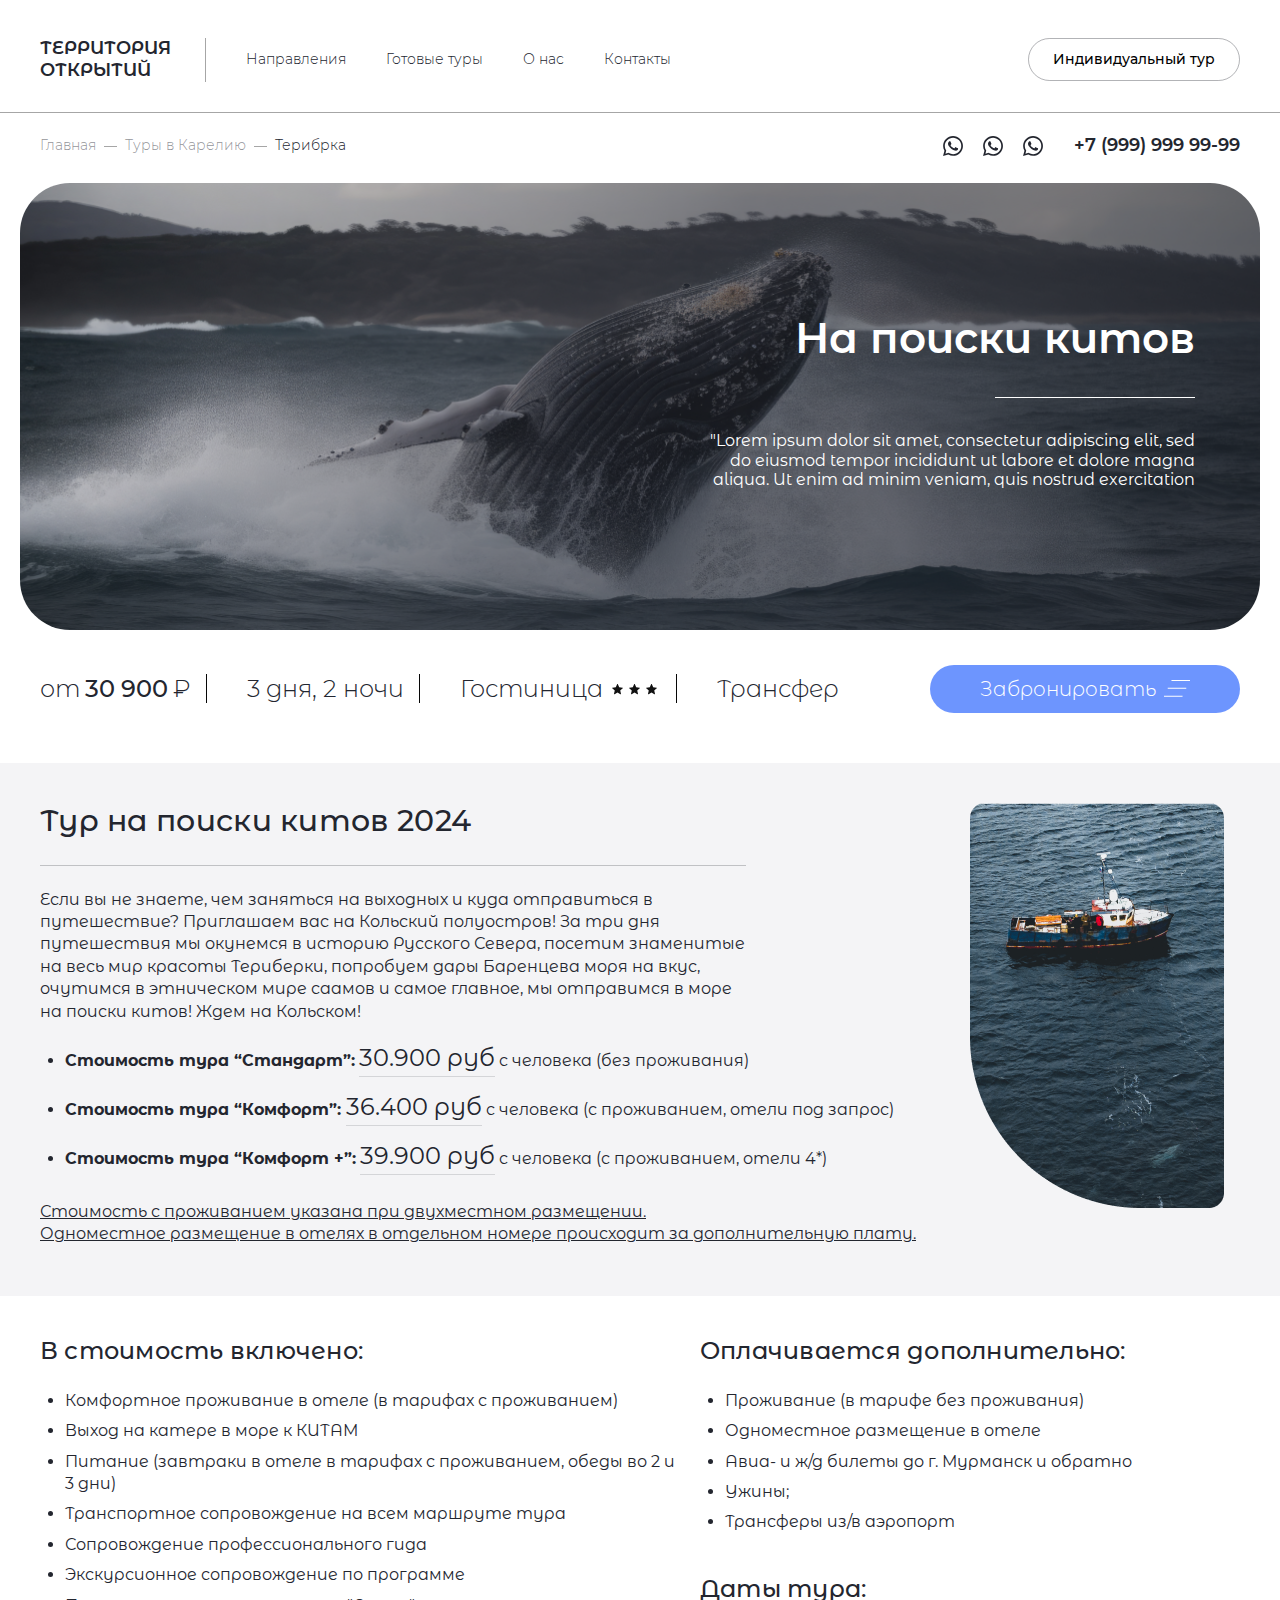
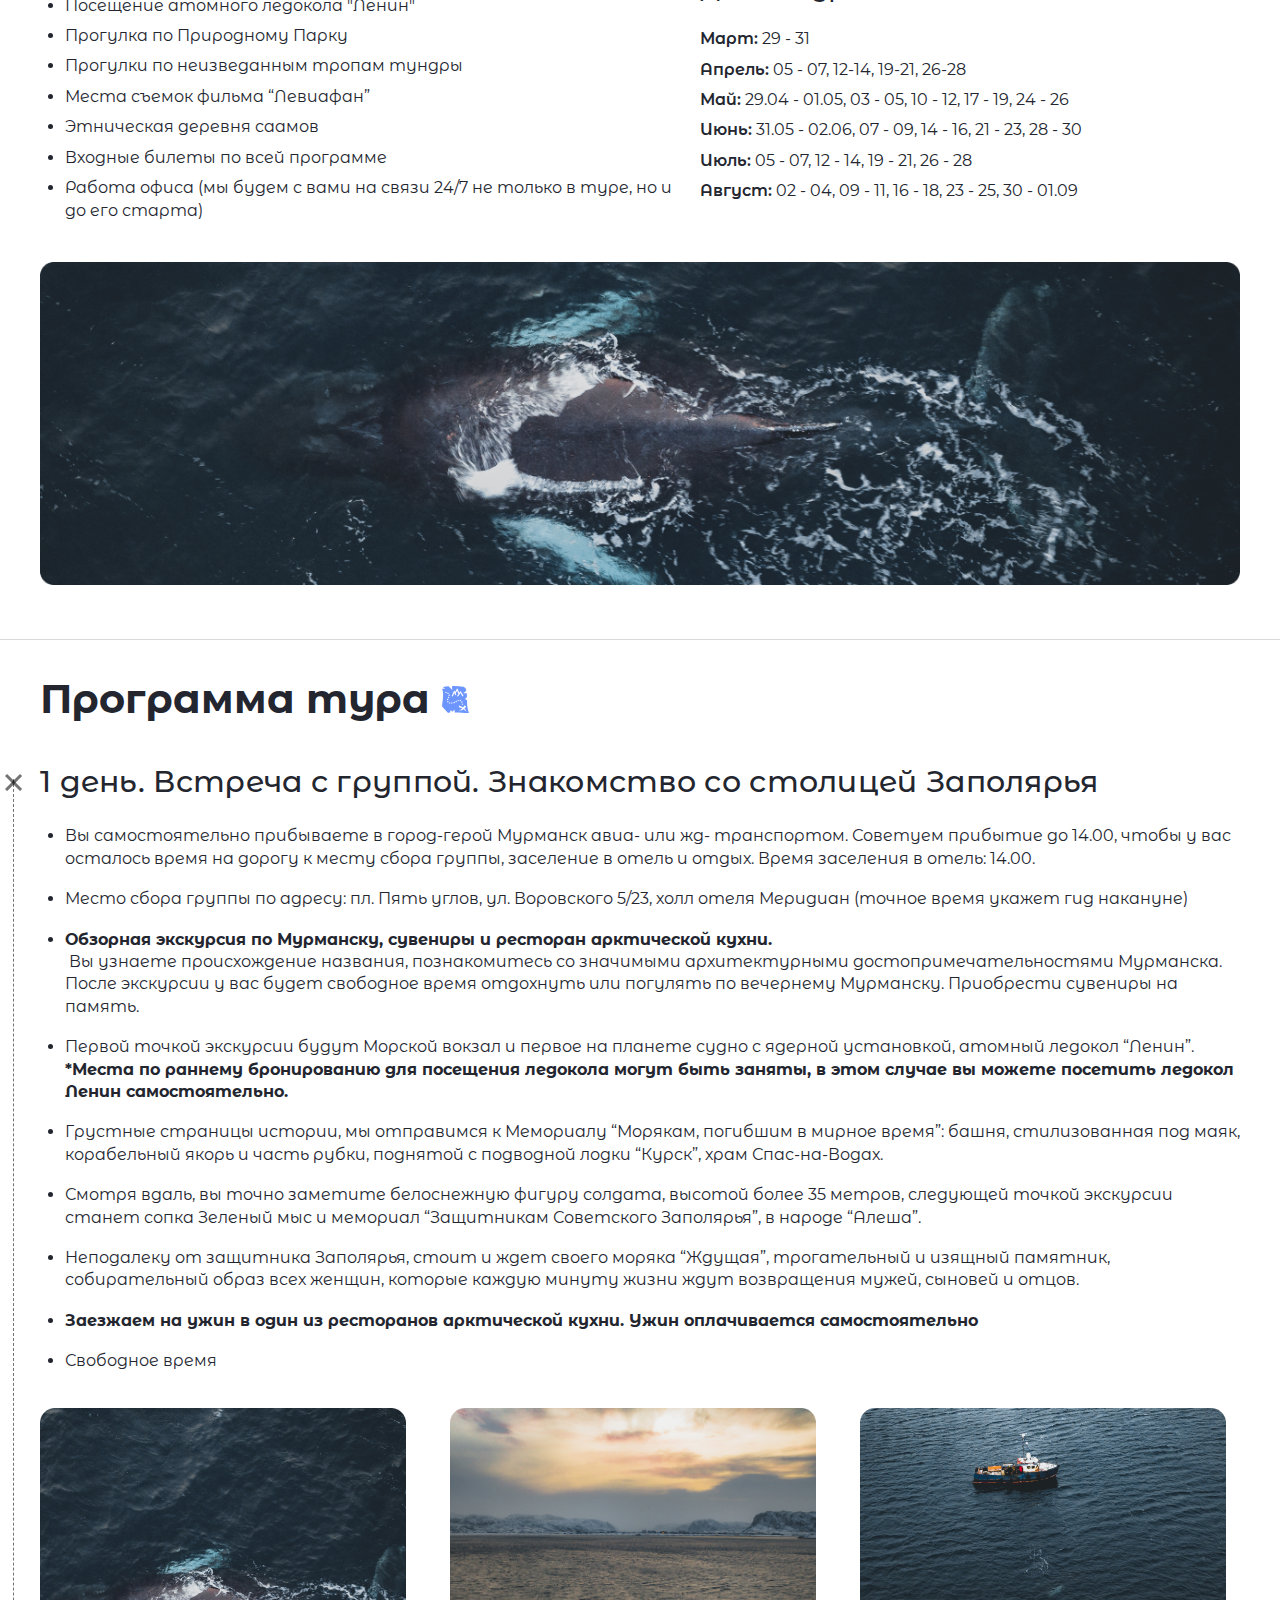
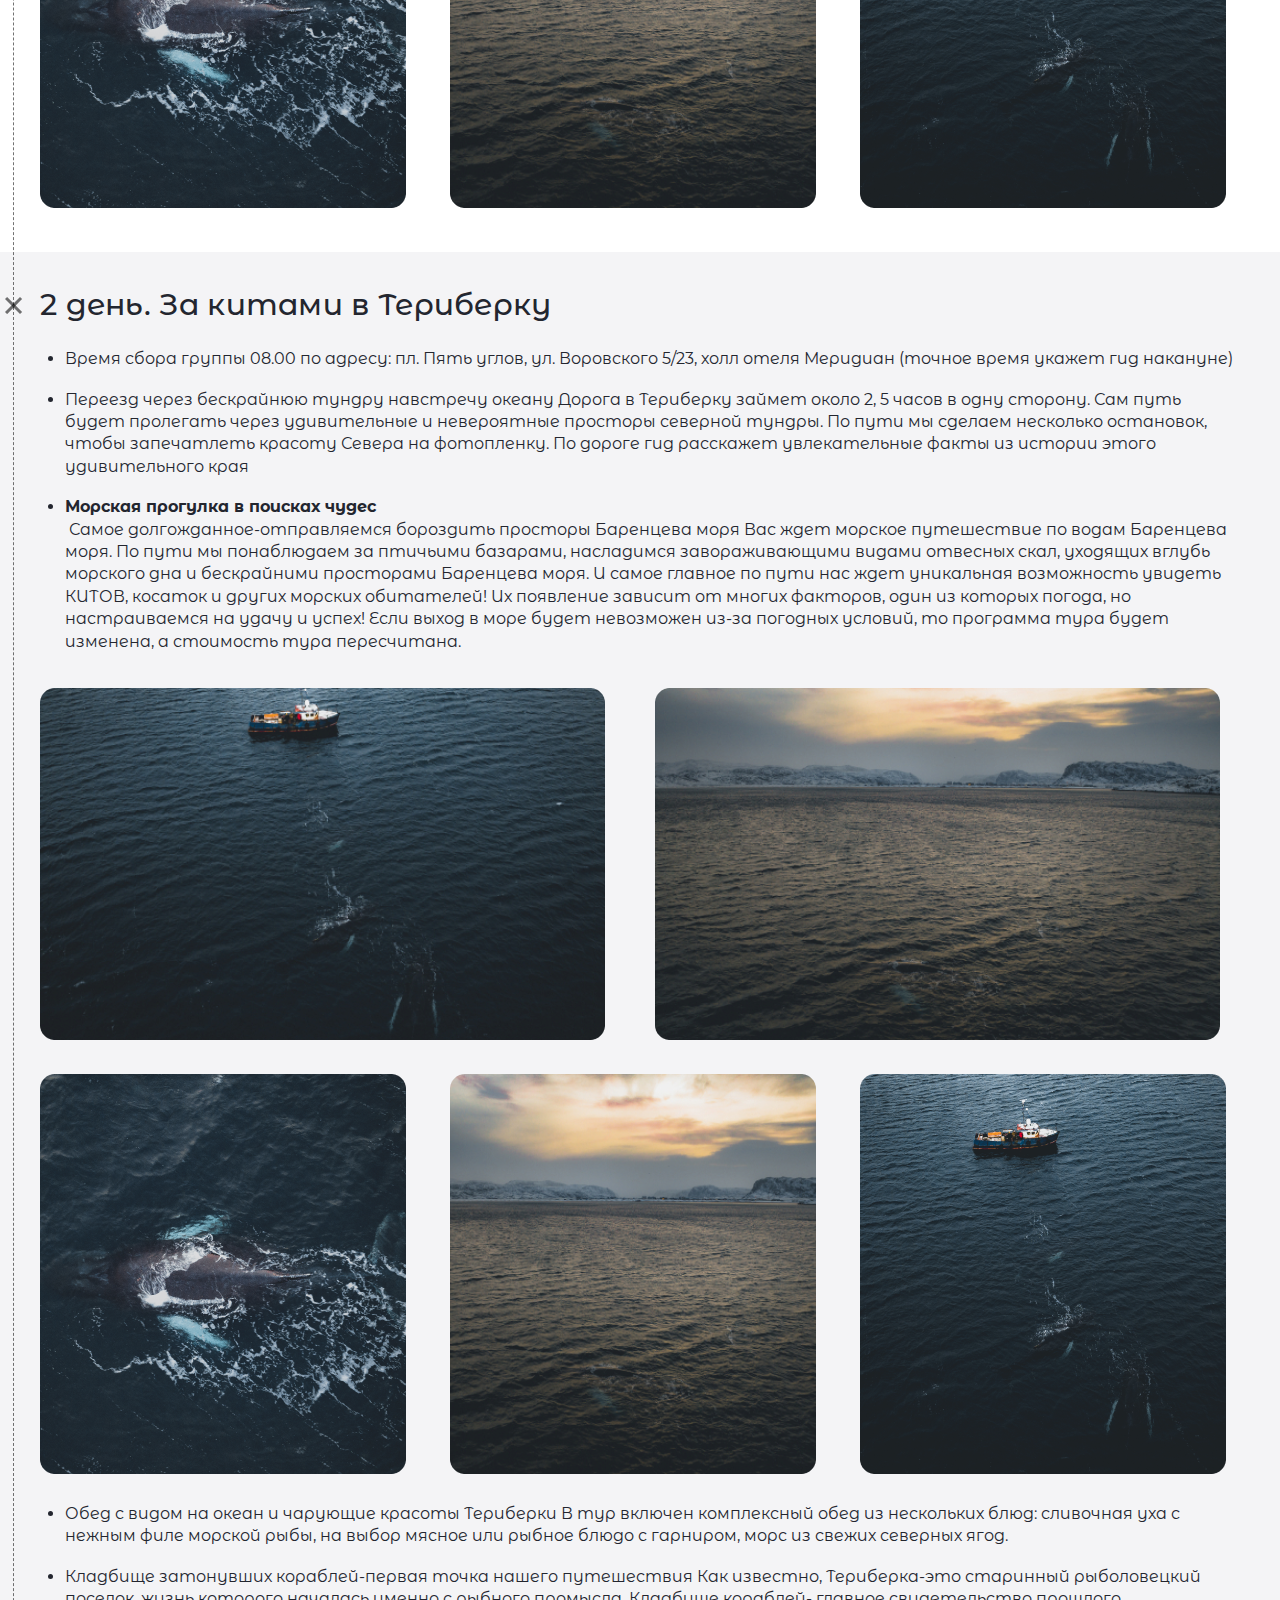
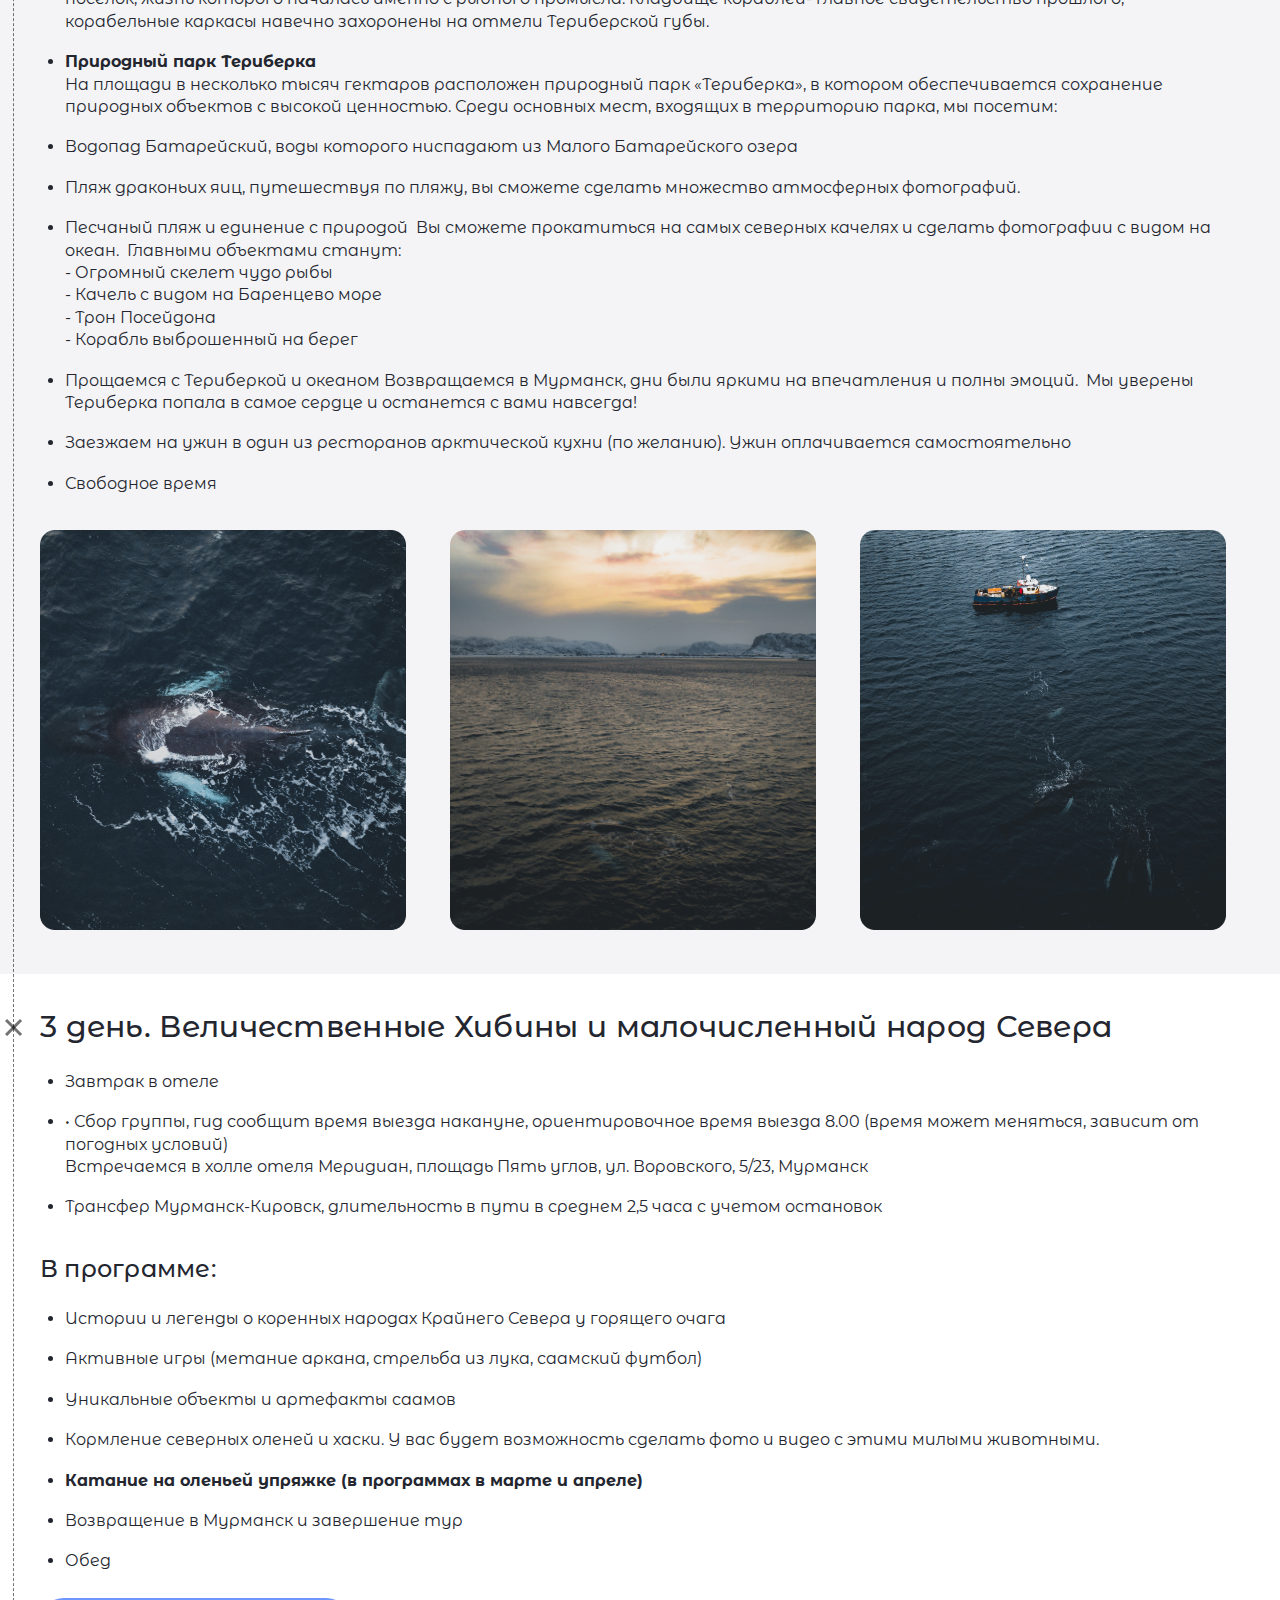
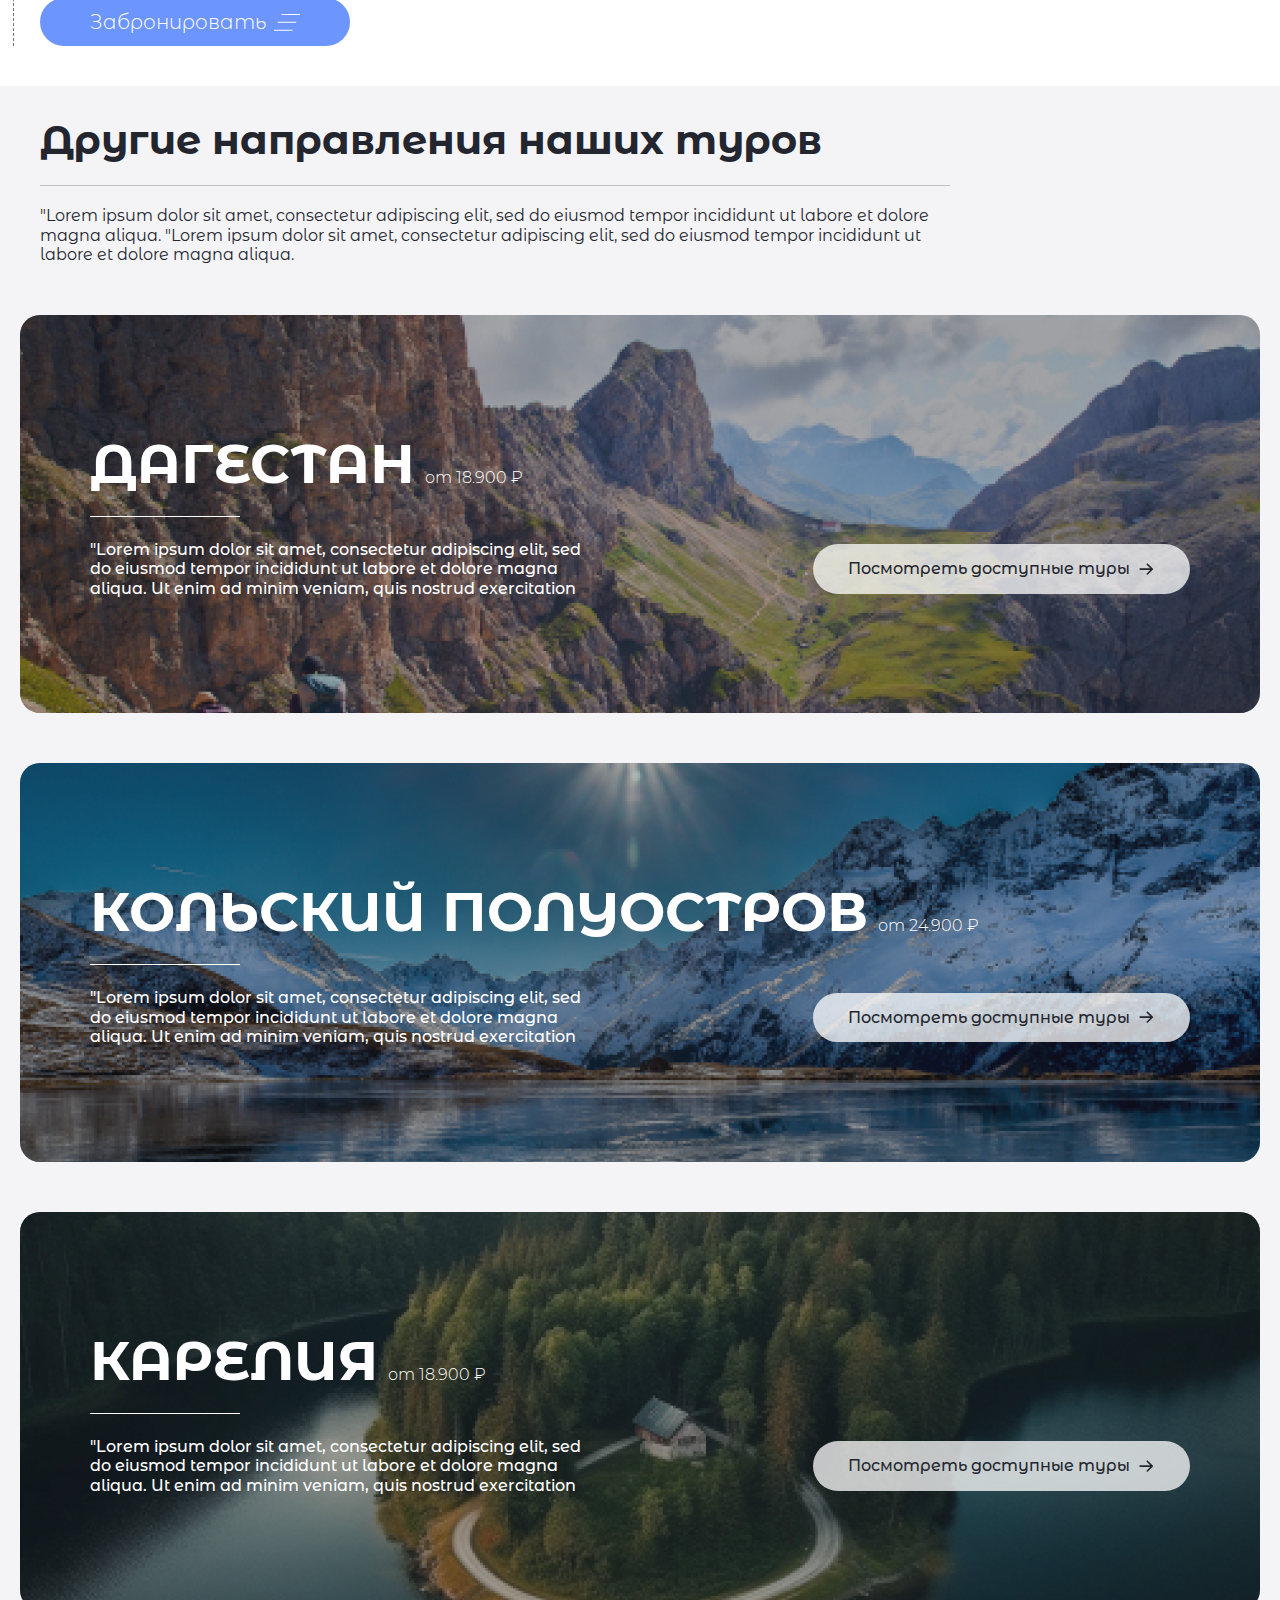
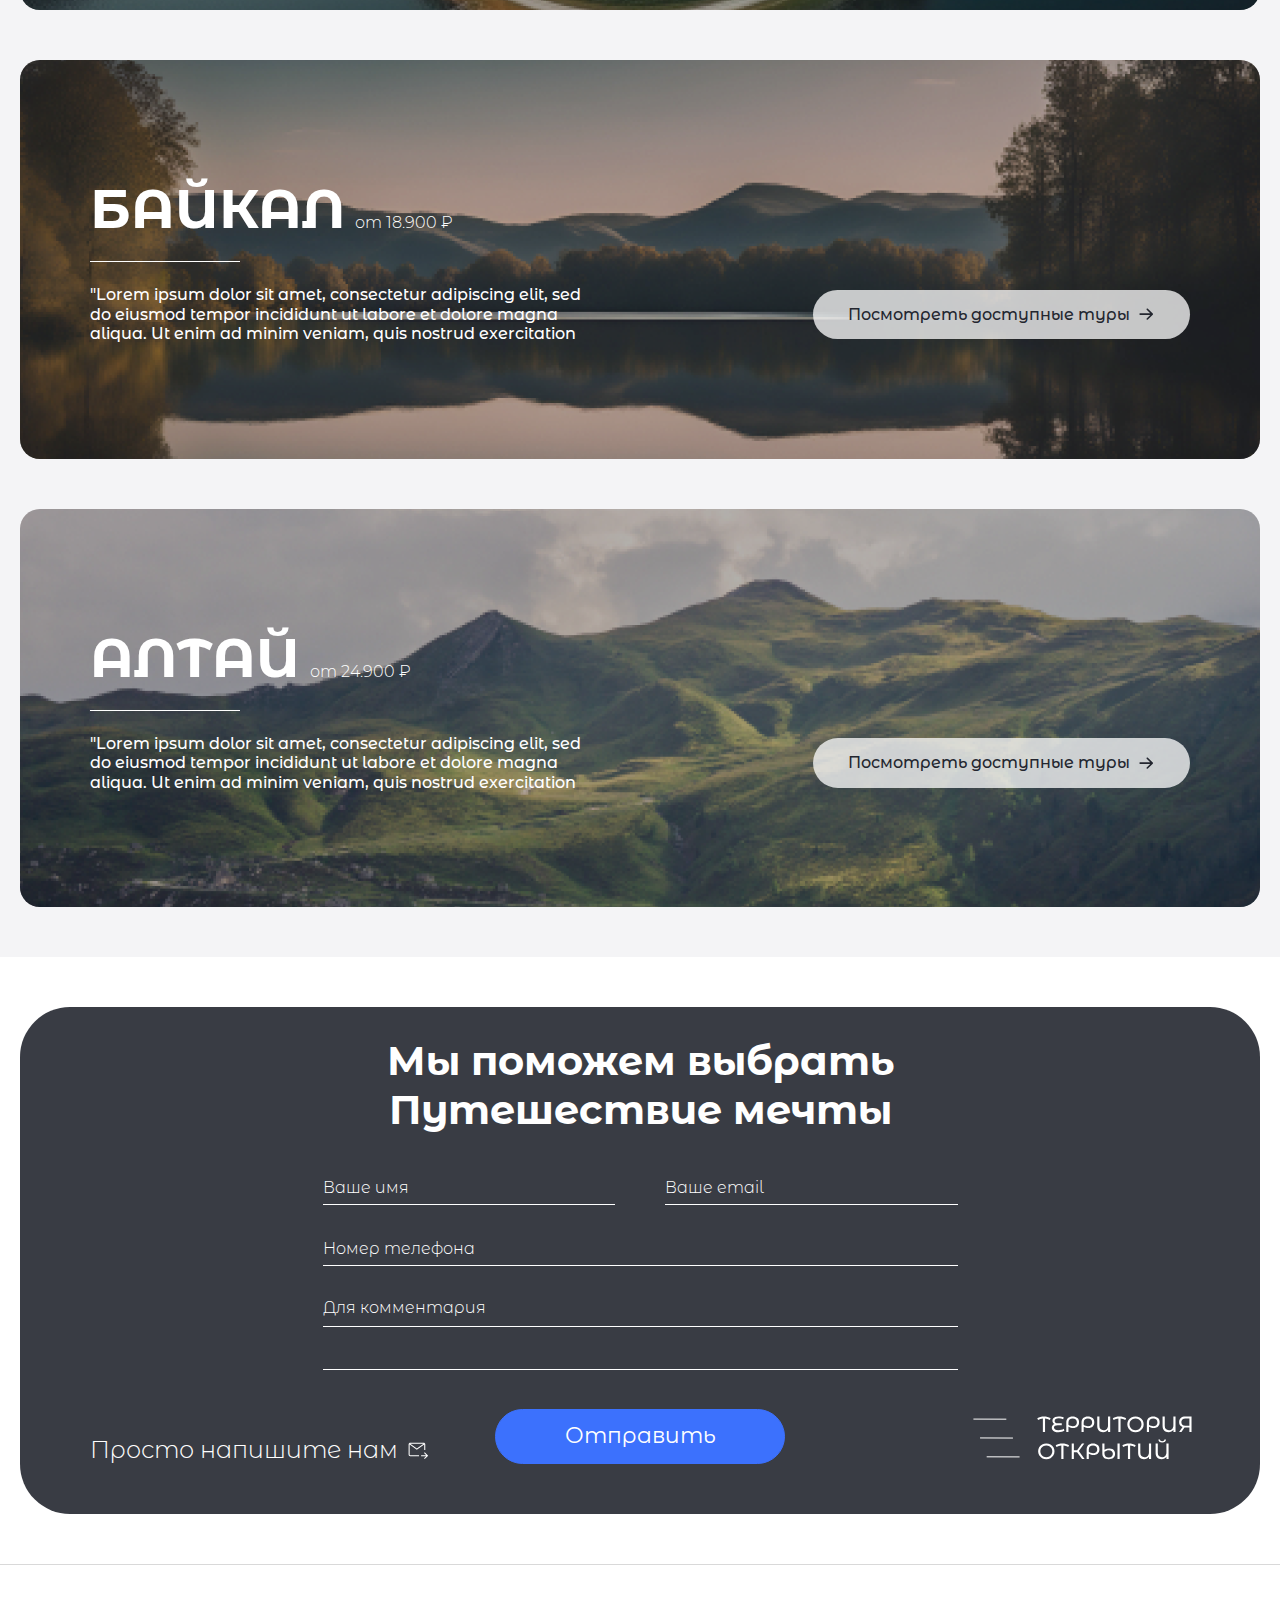
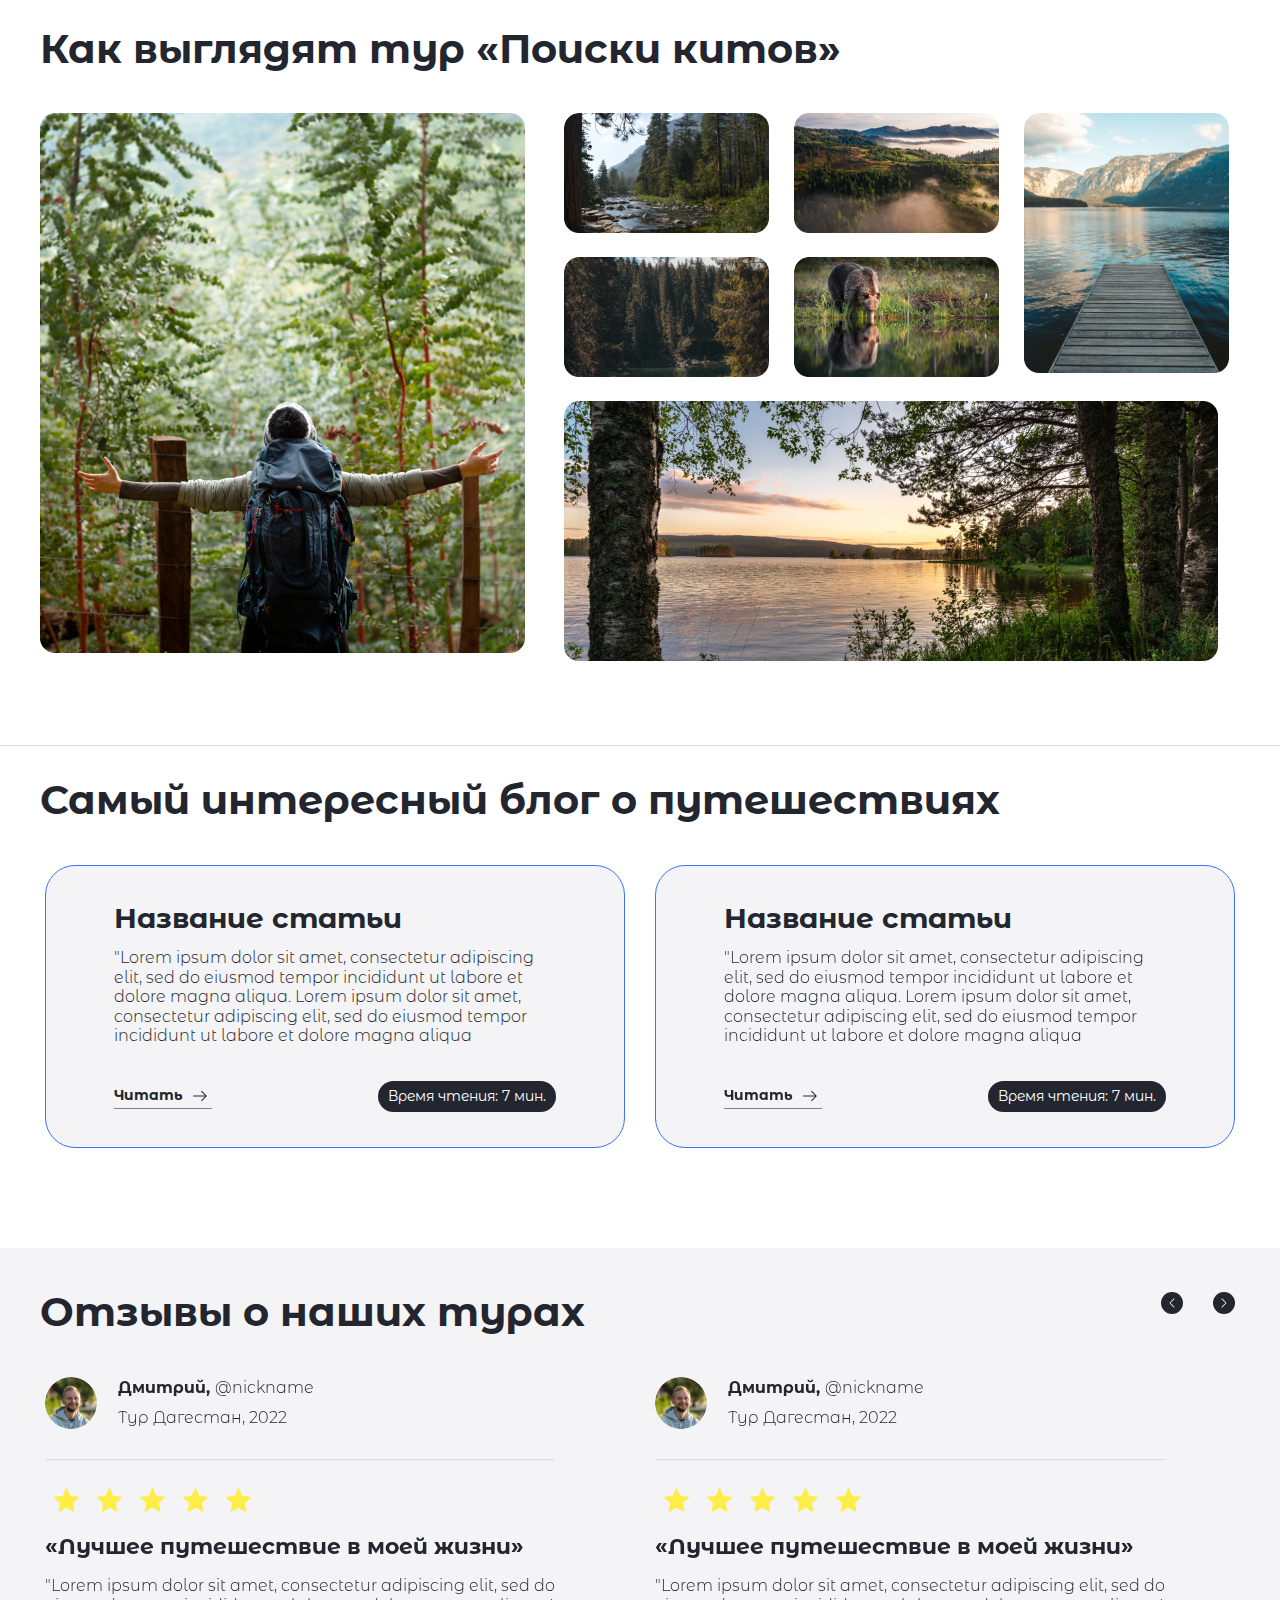
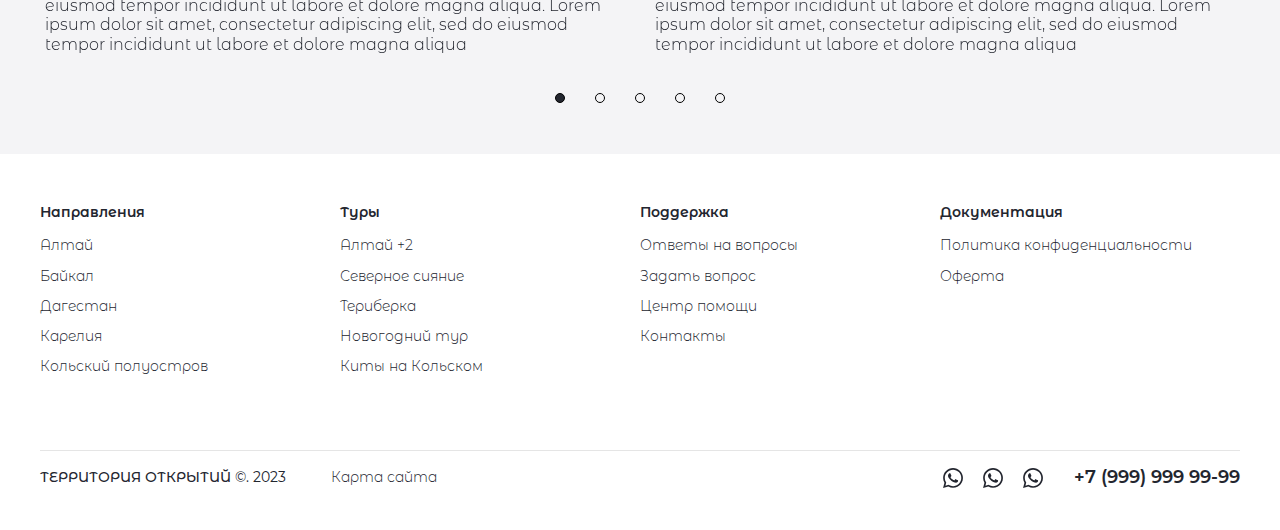
<file: article.html>
<!DOCTYPE html>
<html lang="ru">
  <head>
    <meta charset="utf-8">
    <meta http-equiv="X-UA-Compatible" content="IE=edge">
    <meta name="viewport" content="width=device-width, initial-scale=1">
    <title></title>

    <!-- CSS -->

    <link href="css/main.css" rel="stylesheet">
    <link href="css/media.css" rel="stylesheet">
    <link href="slick/slick.css" rel="stylesheet">
    <link href="slick/slick-theme.css" rel="stylesheet">
  </head>

  
  <body>

    <nav class="mt-mobile nav-open">
      <div class="mt-munu-mb">         
        <div class="header-navigation-wr">
          <div class="header-navigation">

            <ul class="header_nav_ul">
                <li class="header_nav_li">
                  <a href="#">
                    Направления
                  </a>
                </li>
                <li class="header_nav_li">
                  <a href="#">
                    Готовые туры
                  </a>
                </li>
                <li class="header_nav_li">
                  <a href="#">
                    О нас
                  </a>
                </li>
                <li class="header_nav_li">
                  <a href="#">
                    Контакты
                  </a>
                </li>
              </ul>
              <div class="header_button">
                <button class="js-show-modal" data-modal="1">
                  Индивидуальный тур
                </button>
              </div>
              <ul class="contact_ul contact_ul_burger">
              <li class="contact_li">
                <a href="#">
                  <svg width="24" height="24" viewBox="0 0 24 24" fill="none" xmlns="http://www.w3.org/2000/svg">
                  <path d="M19.0508 4.91006C18.134 3.98399 17.042 3.24973 15.8384 2.75011C14.6349 2.25049 13.3439 1.99552 12.0408 2.00006C6.58078 2.00006 2.13078 6.45006 2.13078 11.9101C2.13078 13.6601 2.59078 15.3601 3.45078 16.8601L2.05078 22.0001L7.30078 20.6201C8.75078 21.4101 10.3808 21.8301 12.0408 21.8301C17.5008 21.8301 21.9508 17.3801 21.9508 11.9201C21.9508 9.27006 20.9208 6.78006 19.0508 4.91006ZM12.0408 20.1501C10.5608 20.1501 9.11078 19.7501 7.84078 19.0001L7.54078 18.8201L4.42078 19.6401L5.25078 16.6001L5.05078 16.2901C4.22853 14.977 3.79192 13.4593 3.79078 11.9101C3.79078 7.37006 7.49078 3.67006 12.0308 3.67006C14.2308 3.67006 16.3008 4.53006 17.8508 6.09006C18.6183 6.85402 19.2265 7.76272 19.6402 8.76348C20.0539 9.76425 20.2648 10.8372 20.2608 11.9201C20.2808 16.4601 16.5808 20.1501 12.0408 20.1501ZM16.5608 13.9901C16.3108 13.8701 15.0908 13.2701 14.8708 13.1801C14.6408 13.1001 14.4808 13.0601 14.3108 13.3001C14.1408 13.5501 13.6708 14.1101 13.5308 14.2701C13.3908 14.4401 13.2408 14.4601 12.9908 14.3301C12.7408 14.2101 11.9408 13.9401 11.0008 13.1001C10.2608 12.4401 9.77078 11.6301 9.62078 11.3801C9.48078 11.1301 9.60078 11.0001 9.73078 10.8701C9.84078 10.7601 9.98078 10.5801 10.1008 10.4401C10.2208 10.3001 10.2708 10.1901 10.3508 10.0301C10.4308 9.86006 10.3908 9.72006 10.3308 9.60006C10.2708 9.48006 9.77078 8.26006 9.57078 7.76006C9.37078 7.28006 9.16078 7.34006 9.01078 7.33006H8.53078C8.36078 7.33006 8.10078 7.39006 7.87078 7.64006C7.65078 7.89006 7.01078 8.49006 7.01078 9.71006C7.01078 10.9301 7.90078 12.1101 8.02078 12.2701C8.14078 12.4401 9.77078 14.9401 12.2508 16.0101C12.8408 16.2701 13.3008 16.4201 13.6608 16.5301C14.2508 16.7201 14.7908 16.6901 15.2208 16.6301C15.7008 16.5601 16.6908 16.0301 16.8908 15.4501C17.1008 14.8701 17.1008 14.3801 17.0308 14.2701C16.9608 14.1601 16.8108 14.1101 16.5608 13.9901Z" fill="#23262F"/>
                  </svg>
                </a>
              </li>
              <li class="contact_li">
                <a href="#">
                  <svg width="24" height="24" viewBox="0 0 24 24" fill="none" xmlns="http://www.w3.org/2000/svg">
                  <path d="M19.0508 4.91006C18.134 3.98399 17.042 3.24973 15.8384 2.75011C14.6349 2.25049 13.3439 1.99552 12.0408 2.00006C6.58078 2.00006 2.13078 6.45006 2.13078 11.9101C2.13078 13.6601 2.59078 15.3601 3.45078 16.8601L2.05078 22.0001L7.30078 20.6201C8.75078 21.4101 10.3808 21.8301 12.0408 21.8301C17.5008 21.8301 21.9508 17.3801 21.9508 11.9201C21.9508 9.27006 20.9208 6.78006 19.0508 4.91006ZM12.0408 20.1501C10.5608 20.1501 9.11078 19.7501 7.84078 19.0001L7.54078 18.8201L4.42078 19.6401L5.25078 16.6001L5.05078 16.2901C4.22853 14.977 3.79192 13.4593 3.79078 11.9101C3.79078 7.37006 7.49078 3.67006 12.0308 3.67006C14.2308 3.67006 16.3008 4.53006 17.8508 6.09006C18.6183 6.85402 19.2265 7.76272 19.6402 8.76348C20.0539 9.76425 20.2648 10.8372 20.2608 11.9201C20.2808 16.4601 16.5808 20.1501 12.0408 20.1501ZM16.5608 13.9901C16.3108 13.8701 15.0908 13.2701 14.8708 13.1801C14.6408 13.1001 14.4808 13.0601 14.3108 13.3001C14.1408 13.5501 13.6708 14.1101 13.5308 14.2701C13.3908 14.4401 13.2408 14.4601 12.9908 14.3301C12.7408 14.2101 11.9408 13.9401 11.0008 13.1001C10.2608 12.4401 9.77078 11.6301 9.62078 11.3801C9.48078 11.1301 9.60078 11.0001 9.73078 10.8701C9.84078 10.7601 9.98078 10.5801 10.1008 10.4401C10.2208 10.3001 10.2708 10.1901 10.3508 10.0301C10.4308 9.86006 10.3908 9.72006 10.3308 9.60006C10.2708 9.48006 9.77078 8.26006 9.57078 7.76006C9.37078 7.28006 9.16078 7.34006 9.01078 7.33006H8.53078C8.36078 7.33006 8.10078 7.39006 7.87078 7.64006C7.65078 7.89006 7.01078 8.49006 7.01078 9.71006C7.01078 10.9301 7.90078 12.1101 8.02078 12.2701C8.14078 12.4401 9.77078 14.9401 12.2508 16.0101C12.8408 16.2701 13.3008 16.4201 13.6608 16.5301C14.2508 16.7201 14.7908 16.6901 15.2208 16.6301C15.7008 16.5601 16.6908 16.0301 16.8908 15.4501C17.1008 14.8701 17.1008 14.3801 17.0308 14.2701C16.9608 14.1601 16.8108 14.1101 16.5608 13.9901Z" fill="#23262F"/>
                  </svg>
                </a>
              </li>
              <li class="contact_li">
                <a href="#">
                  <svg width="24" height="24" viewBox="0 0 24 24" fill="none" xmlns="http://www.w3.org/2000/svg">
                  <path d="M19.0508 4.91006C18.134 3.98399 17.042 3.24973 15.8384 2.75011C14.6349 2.25049 13.3439 1.99552 12.0408 2.00006C6.58078 2.00006 2.13078 6.45006 2.13078 11.9101C2.13078 13.6601 2.59078 15.3601 3.45078 16.8601L2.05078 22.0001L7.30078 20.6201C8.75078 21.4101 10.3808 21.8301 12.0408 21.8301C17.5008 21.8301 21.9508 17.3801 21.9508 11.9201C21.9508 9.27006 20.9208 6.78006 19.0508 4.91006ZM12.0408 20.1501C10.5608 20.1501 9.11078 19.7501 7.84078 19.0001L7.54078 18.8201L4.42078 19.6401L5.25078 16.6001L5.05078 16.2901C4.22853 14.977 3.79192 13.4593 3.79078 11.9101C3.79078 7.37006 7.49078 3.67006 12.0308 3.67006C14.2308 3.67006 16.3008 4.53006 17.8508 6.09006C18.6183 6.85402 19.2265 7.76272 19.6402 8.76348C20.0539 9.76425 20.2648 10.8372 20.2608 11.9201C20.2808 16.4601 16.5808 20.1501 12.0408 20.1501ZM16.5608 13.9901C16.3108 13.8701 15.0908 13.2701 14.8708 13.1801C14.6408 13.1001 14.4808 13.0601 14.3108 13.3001C14.1408 13.5501 13.6708 14.1101 13.5308 14.2701C13.3908 14.4401 13.2408 14.4601 12.9908 14.3301C12.7408 14.2101 11.9408 13.9401 11.0008 13.1001C10.2608 12.4401 9.77078 11.6301 9.62078 11.3801C9.48078 11.1301 9.60078 11.0001 9.73078 10.8701C9.84078 10.7601 9.98078 10.5801 10.1008 10.4401C10.2208 10.3001 10.2708 10.1901 10.3508 10.0301C10.4308 9.86006 10.3908 9.72006 10.3308 9.60006C10.2708 9.48006 9.77078 8.26006 9.57078 7.76006C9.37078 7.28006 9.16078 7.34006 9.01078 7.33006H8.53078C8.36078 7.33006 8.10078 7.39006 7.87078 7.64006C7.65078 7.89006 7.01078 8.49006 7.01078 9.71006C7.01078 10.9301 7.90078 12.1101 8.02078 12.2701C8.14078 12.4401 9.77078 14.9401 12.2508 16.0101C12.8408 16.2701 13.3008 16.4201 13.6608 16.5301C14.2508 16.7201 14.7908 16.6901 15.2208 16.6301C15.7008 16.5601 16.6908 16.0301 16.8908 15.4501C17.1008 14.8701 17.1008 14.3801 17.0308 14.2701C16.9608 14.1601 16.8108 14.1101 16.5608 13.9901Z" fill="#23262F"/>
                  </svg>
                </a>
              </li>
            </ul>
            <div class="contact_link contact_link_burger">
              <a href="#">
                +7 (999) 999 99-99
              </a>
            </div>
          </div>            
        </div>  
      </div>  
    </nav>
    
    <header class="header">
      <div class="container">
        <div class="header_flex">
          <div class="burger">
            <i>
              <svg width="35" height="22" viewBox="0 0 35 22" fill="none" xmlns="http://www.w3.org/2000/svg">
              <line x1="-0.0078125" y1="0.999756" x2="34.9922" y2="0.999756" stroke="black"/>
              <line y1="10.9998" x2="35" y2="10.9998" stroke="black"/>
              <line x1="10" y1="20.9998" x2="35" y2="20.9998" stroke="black"/>
              </svg>
            </i>
            <i>
              <svg width="15" height="16" viewBox="0 0 15 16" fill="none" xmlns="http://www.w3.org/2000/svg">
              <line x1="0.182764" y1="0.82942" x2="13.4536" y2="15.0482" stroke="black" stroke-width="0.5"/>
              <line x1="14.1768" y1="1.17678" x2="0.423769" y2="14.9298" stroke="black" stroke-width="0.5"/>
              </svg>
            </i> 
          </div>
          <div class="header_left">
            <div class="header_logo">
              <a href="#">
                ТЕРРИТОРИЯ <br>ОТКРЫТИЙ
              </a>
            </div>
            <div class="header_nav">
              <ul class="header_nav_ul">
                <li class="header_nav_li">
                  <a href="#">
                    Направления
                  </a>
                </li>
                <li class="header_nav_li">
                  <a href="#">
                    Готовые туры
                  </a>
                </li>
                <li class="header_nav_li">
                  <a href="#">
                    О нас
                  </a>
                </li>
                <li class="header_nav_li">
                  <a href="#">
                    Контакты
                  </a>
                </li>
              </ul>
            </div>
          </div>
          <div class="header_right">
            <div class="header_button">
              <button class="js-show-modal" data-modal="1">
                Индивидуальный тур
              </button>
            </div>
            <!-- <div class="header_profile">
              <button>
                <img class="header_profile_mr" src="images/header_profile.svg" alt="">
              </button>
            </div> -->
          </div>
        </div>
      </div>
    </header>

    <section class="seeds_and_contact">
      <div class="container">
        <div class="seeds_and_contact_flex">
          <div class="seeds">
            <ul class="seeds_ul">
              <li class="seeds_li">
                <a href="#">
                  Главная 
                </a>
              </li>
              <li class="seeds_li">
                <a href="#">
                  Туры в Карелию 
                </a>
              </li>
              <li class="seeds_li">
                <p>
                  Терибрка
                </p>
              </li>
            </ul>
          </div>
          <div class="contact">
            <ul class="contact_ul">
              <li class="contact_li">
                <a href="#">
                  <svg width="24" height="24" viewBox="0 0 24 24" fill="none" xmlns="http://www.w3.org/2000/svg">
                  <path d="M19.0508 4.91006C18.134 3.98399 17.042 3.24973 15.8384 2.75011C14.6349 2.25049 13.3439 1.99552 12.0408 2.00006C6.58078 2.00006 2.13078 6.45006 2.13078 11.9101C2.13078 13.6601 2.59078 15.3601 3.45078 16.8601L2.05078 22.0001L7.30078 20.6201C8.75078 21.4101 10.3808 21.8301 12.0408 21.8301C17.5008 21.8301 21.9508 17.3801 21.9508 11.9201C21.9508 9.27006 20.9208 6.78006 19.0508 4.91006ZM12.0408 20.1501C10.5608 20.1501 9.11078 19.7501 7.84078 19.0001L7.54078 18.8201L4.42078 19.6401L5.25078 16.6001L5.05078 16.2901C4.22853 14.977 3.79192 13.4593 3.79078 11.9101C3.79078 7.37006 7.49078 3.67006 12.0308 3.67006C14.2308 3.67006 16.3008 4.53006 17.8508 6.09006C18.6183 6.85402 19.2265 7.76272 19.6402 8.76348C20.0539 9.76425 20.2648 10.8372 20.2608 11.9201C20.2808 16.4601 16.5808 20.1501 12.0408 20.1501ZM16.5608 13.9901C16.3108 13.8701 15.0908 13.2701 14.8708 13.1801C14.6408 13.1001 14.4808 13.0601 14.3108 13.3001C14.1408 13.5501 13.6708 14.1101 13.5308 14.2701C13.3908 14.4401 13.2408 14.4601 12.9908 14.3301C12.7408 14.2101 11.9408 13.9401 11.0008 13.1001C10.2608 12.4401 9.77078 11.6301 9.62078 11.3801C9.48078 11.1301 9.60078 11.0001 9.73078 10.8701C9.84078 10.7601 9.98078 10.5801 10.1008 10.4401C10.2208 10.3001 10.2708 10.1901 10.3508 10.0301C10.4308 9.86006 10.3908 9.72006 10.3308 9.60006C10.2708 9.48006 9.77078 8.26006 9.57078 7.76006C9.37078 7.28006 9.16078 7.34006 9.01078 7.33006H8.53078C8.36078 7.33006 8.10078 7.39006 7.87078 7.64006C7.65078 7.89006 7.01078 8.49006 7.01078 9.71006C7.01078 10.9301 7.90078 12.1101 8.02078 12.2701C8.14078 12.4401 9.77078 14.9401 12.2508 16.0101C12.8408 16.2701 13.3008 16.4201 13.6608 16.5301C14.2508 16.7201 14.7908 16.6901 15.2208 16.6301C15.7008 16.5601 16.6908 16.0301 16.8908 15.4501C17.1008 14.8701 17.1008 14.3801 17.0308 14.2701C16.9608 14.1601 16.8108 14.1101 16.5608 13.9901Z" fill="#23262F"/>
                  </svg>
                </a>
              </li>
              <li class="contact_li">
                <a href="#">
                  <svg width="24" height="24" viewBox="0 0 24 24" fill="none" xmlns="http://www.w3.org/2000/svg">
                  <path d="M19.0508 4.91006C18.134 3.98399 17.042 3.24973 15.8384 2.75011C14.6349 2.25049 13.3439 1.99552 12.0408 2.00006C6.58078 2.00006 2.13078 6.45006 2.13078 11.9101C2.13078 13.6601 2.59078 15.3601 3.45078 16.8601L2.05078 22.0001L7.30078 20.6201C8.75078 21.4101 10.3808 21.8301 12.0408 21.8301C17.5008 21.8301 21.9508 17.3801 21.9508 11.9201C21.9508 9.27006 20.9208 6.78006 19.0508 4.91006ZM12.0408 20.1501C10.5608 20.1501 9.11078 19.7501 7.84078 19.0001L7.54078 18.8201L4.42078 19.6401L5.25078 16.6001L5.05078 16.2901C4.22853 14.977 3.79192 13.4593 3.79078 11.9101C3.79078 7.37006 7.49078 3.67006 12.0308 3.67006C14.2308 3.67006 16.3008 4.53006 17.8508 6.09006C18.6183 6.85402 19.2265 7.76272 19.6402 8.76348C20.0539 9.76425 20.2648 10.8372 20.2608 11.9201C20.2808 16.4601 16.5808 20.1501 12.0408 20.1501ZM16.5608 13.9901C16.3108 13.8701 15.0908 13.2701 14.8708 13.1801C14.6408 13.1001 14.4808 13.0601 14.3108 13.3001C14.1408 13.5501 13.6708 14.1101 13.5308 14.2701C13.3908 14.4401 13.2408 14.4601 12.9908 14.3301C12.7408 14.2101 11.9408 13.9401 11.0008 13.1001C10.2608 12.4401 9.77078 11.6301 9.62078 11.3801C9.48078 11.1301 9.60078 11.0001 9.73078 10.8701C9.84078 10.7601 9.98078 10.5801 10.1008 10.4401C10.2208 10.3001 10.2708 10.1901 10.3508 10.0301C10.4308 9.86006 10.3908 9.72006 10.3308 9.60006C10.2708 9.48006 9.77078 8.26006 9.57078 7.76006C9.37078 7.28006 9.16078 7.34006 9.01078 7.33006H8.53078C8.36078 7.33006 8.10078 7.39006 7.87078 7.64006C7.65078 7.89006 7.01078 8.49006 7.01078 9.71006C7.01078 10.9301 7.90078 12.1101 8.02078 12.2701C8.14078 12.4401 9.77078 14.9401 12.2508 16.0101C12.8408 16.2701 13.3008 16.4201 13.6608 16.5301C14.2508 16.7201 14.7908 16.6901 15.2208 16.6301C15.7008 16.5601 16.6908 16.0301 16.8908 15.4501C17.1008 14.8701 17.1008 14.3801 17.0308 14.2701C16.9608 14.1601 16.8108 14.1101 16.5608 13.9901Z" fill="#23262F"/>
                  </svg>
                </a>
              </li>
              <li class="contact_li">
                <a href="#">
                  <svg width="24" height="24" viewBox="0 0 24 24" fill="none" xmlns="http://www.w3.org/2000/svg">
                  <path d="M19.0508 4.91006C18.134 3.98399 17.042 3.24973 15.8384 2.75011C14.6349 2.25049 13.3439 1.99552 12.0408 2.00006C6.58078 2.00006 2.13078 6.45006 2.13078 11.9101C2.13078 13.6601 2.59078 15.3601 3.45078 16.8601L2.05078 22.0001L7.30078 20.6201C8.75078 21.4101 10.3808 21.8301 12.0408 21.8301C17.5008 21.8301 21.9508 17.3801 21.9508 11.9201C21.9508 9.27006 20.9208 6.78006 19.0508 4.91006ZM12.0408 20.1501C10.5608 20.1501 9.11078 19.7501 7.84078 19.0001L7.54078 18.8201L4.42078 19.6401L5.25078 16.6001L5.05078 16.2901C4.22853 14.977 3.79192 13.4593 3.79078 11.9101C3.79078 7.37006 7.49078 3.67006 12.0308 3.67006C14.2308 3.67006 16.3008 4.53006 17.8508 6.09006C18.6183 6.85402 19.2265 7.76272 19.6402 8.76348C20.0539 9.76425 20.2648 10.8372 20.2608 11.9201C20.2808 16.4601 16.5808 20.1501 12.0408 20.1501ZM16.5608 13.9901C16.3108 13.8701 15.0908 13.2701 14.8708 13.1801C14.6408 13.1001 14.4808 13.0601 14.3108 13.3001C14.1408 13.5501 13.6708 14.1101 13.5308 14.2701C13.3908 14.4401 13.2408 14.4601 12.9908 14.3301C12.7408 14.2101 11.9408 13.9401 11.0008 13.1001C10.2608 12.4401 9.77078 11.6301 9.62078 11.3801C9.48078 11.1301 9.60078 11.0001 9.73078 10.8701C9.84078 10.7601 9.98078 10.5801 10.1008 10.4401C10.2208 10.3001 10.2708 10.1901 10.3508 10.0301C10.4308 9.86006 10.3908 9.72006 10.3308 9.60006C10.2708 9.48006 9.77078 8.26006 9.57078 7.76006C9.37078 7.28006 9.16078 7.34006 9.01078 7.33006H8.53078C8.36078 7.33006 8.10078 7.39006 7.87078 7.64006C7.65078 7.89006 7.01078 8.49006 7.01078 9.71006C7.01078 10.9301 7.90078 12.1101 8.02078 12.2701C8.14078 12.4401 9.77078 14.9401 12.2508 16.0101C12.8408 16.2701 13.3008 16.4201 13.6608 16.5301C14.2508 16.7201 14.7908 16.6901 15.2208 16.6301C15.7008 16.5601 16.6908 16.0301 16.8908 15.4501C17.1008 14.8701 17.1008 14.3801 17.0308 14.2701C16.9608 14.1601 16.8108 14.1101 16.5608 13.9901Z" fill="#23262F"/>
                  </svg>
                </a>
              </li>
            </ul>
            <div class="contact_link">
              <a href="#">
                +7 (999) 999 99-99
              </a>
            </div>
          </div>
        </div>
      </div>
    </section>

    <section class="article_w">
      <div class="container article_w_container">
        <div class="article_w_border">
          <div class="article_w_flex">
            <div class="article_w_block">
              <h1 class="title title_color">
                <span>
                  На поиски китов
                </span>
              </h1>
              <div class="article_w_restale">
                
              </div>
              <p class="article_w_title">
                "Lorem ipsum dolor sit amet, consectetur adipiscing elit, sed do eiusmod tempor incididunt ut labore et dolore magna aliqua. Ut enim ad minim veniam, quis nostrud exercitation
              </p>
            </div>
          </div>
          
        </div>
      </div>
      <div class="container">
        <div class="article_w_inner">
          <div class="article_w_wrap">
            <div class="article_w_wrap_block">
              <p class="article_w_wrap_title">
                от <span>30 900</span> ₽
              </p>
            </div>
            <div class="article_w_wrap_block">
              <p class="article_w_wrap_title">
                3 дня, 2 ночи
              </p>
            </div>
            <div class="article_w_wrap_block article_w_wrap_block_width">
              <p class="article_w_wrap_title">
                Гостиница
                <img src="images/article_w_wrap_title.svg" alt="">
              </p>
            </div>
            <div class="article_w_wrap_block">
              <p class="article_w_wrap_title">
                Трансфер
              </p>
            </div>
          </div>
          <div class="article_w_button article_w_button_pd">
            <button class="js-show-modal" data-modal="1">
              Забронировать
              <img src="images/article_w_button.svg" alt="">
            </button>
          </div>
        </div>
      </div>
    </section>
    
    
    <section class="article_t">
      <div class="container">
        <div class="article_t_wrap">
          <div class="article_t_block">
            <div class="article_t_width"> 
              <h2>
                Тур на поиски китов 2024
              </h2>
              <div class="article_t_restagle"></div>
              <p>
                Если вы не знаете, чем заняться на выходных и куда отправиться в путешествие? Приглашаем вас на Кольский полуостров! За три дня путешествия мы окунемся в историю Русского Севера, посетим знаменитые на весь мир красоты Териберки, попробуем дары Баренцева моря на вкус, очутимся в этническом мире саамов и самое главное, мы отправимся в море на поиски китов! Ждем на Кольском!
              </p>
            </div>
            <ul>
              <li>
                <p>
                    <b>Стоимость тура “Стандарт”:</b> <br><span>30.900 руб</span> с человека (без проживания)
                </p>
              </li>
              <li>
                <p>
                    <b>Стоимость тура “Комфорт”: </b> <br><span>36.400 руб</span> с человека (с проживанием, отели под запрос)
                </p>
              </li>
              <li>
                <p>
                    <b>Стоимость тура “Комфорт +”:</b> <br><span>39.900 руб</span> с человека (с проживанием, отели 4*)
                </p>
              </li>
            </ul>
            <p>
              <span>Стоимость с проживанием указана при двухместном размещении. <br>Одноместное размещение в отелях в отдельном номере происходит за дополнительную плату.</span>
            </p>
          </div>
          <div class="article_t_block2">
            <div class="article_t_img">
              <img class="article_t_img_dk" src="images/article_t_img.png" alt="">
              <img class="article_t_img_mb" src="images/article_t_img2.png" alt="">
            </div>
          </div>
        </div>
      </div>
    </section>
    
    <section class="article_p">
      <div class="container">
        <div class="article_p_Wrap">
          <div class="article_p_block">
            <h2>
              В стоимость включено:
            </h2>
            <ul>
              <li>
                <p>
                  Комфортное проживание в отеле (в тарифах с проживанием)
                </p>
              </li>
              <li>
                <p>
                  Выход на катере в море к КИТАМ
                </p>
              </li>
              <li>
                <p>
                  Питание (завтраки в отеле в тарифах с проживанием, обеды во 2 и 3 дни)
                </p>
              </li>
              <li>
                <p>
                  Транспортное сопровождение на всем маршруте тура
                </p>
              </li>
              <li>
                <p>
                  Сопровождение профессионального гида
                </p>
              </li>
              <li>
                <p>
                  Экскурсионное сопровождение по программе
                </p>
              </li>
              <li>
                <p>
                  Посещение атомного ледокола "Ленин"
                </p>
              </li>
              <li>
                <p>
                  Прогулка по Природному Парку
                </p>
              </li>
              <li>
                <p>
                  Прогулки по неизведанным тропам тундры
                </p>
              </li>
              <li>
                <p>
                  Места съемок фильма “Левиафан”
                </p>
              </li>
              <li>
                <p>
                  Этническая деревня саамов
                </p>
              </li>
              <li>
                <p>
                  Входные билеты по всей программе
                </p>
              </li>
              <li>
                <p>
                  Работа офиса (мы будем с вами на связи 24/7 не только в туре, но и до его старта)
                </p>
              </li>
            </ul>
          </div>
          <div class="article_p_block2">
            <h2>
              Оплачивается дополнительно:
            </h2>
            <ul>
              <li>
                <p>
                  Проживание (в тарифе без проживания)
                </p>
              </li>
              <li>
                <p>
                  Одноместное размещение в отеле
                </p>
              </li>
              <li>
                <p>
                  Авиа- и ж/д билеты до г. Мурманск и обратно
                </p>
              </li>
              <li>
                <p>
                  Ужины;
                </p>
              </li>
              <li>
                <p>
                  Трансферы из/в аэропорт
                </p>
              </li>
            </ul>
            <div class="article_p_pd">
              <h2>
                Даты тура:
              </h2>
              <ol>
                <li>
                  <p>
                    <span>Март:</span> 29 - 31
                  </p>
                </li>
                <li>
                  <p>
                    <span>Апрель:</span> 05 - 07, 12-14, 19-21, 26-28
                  </p>
                </li>
                <li>
                  <p>
                    <span>Май:</span> 29.04 - 01.05, 03 - 05, 10 - 12, 17 - 19, 24 - 26
                  </p>
                </li>
                <li>
                  <p>
                    <span>Июнь:</span> 31.05 - 02.06, 07 - 09, 14 - 16, 21 - 23, 28 - 30
                  </p>
                </li>
                <li>
                  <p>
                    <span>Июль:</span> 05 - 07, 12 - 14, 19 - 21, 26 - 28
                  </p>
                </li>
                <li>
                  <p>
                    <span>Август:</span> 02 - 04, 09 - 11, 16 - 18, 23 - 25, 30 - 01.09
                  </p>
                </li>
              </ol>
            </div>
          </div>
        </div>
        <div class="article_p_img">
          <img src="images/article_p_img.png" alt="">
        </div>
      </div>
    </section>

    <section class="article_i">
      <div class="container">
        <h2>
          Программа тура
          <img src="images/article_i_h2.svg" alt="">
        </h2>
        <div class="article_i_relative">
          <h3>
            1 день. Встреча с группой. Знакомство со столицей Заполярья
          </h3>
          <ul>
            <li>
              <p>
                Вы самостоятельно прибываете в город-герой Мурманск авиа- или жд- транспортом. Советуем прибытие до 14.00, чтобы у вас осталось время на дорогу к месту сбора группы, заселение в отель и отдых. Время заселения в отель: 14.00.
              </p>
            </li>
            <li>
              <p>
                Место сбора группы по адресу: пл. Пять углов, ул. Воровского 5/23, холл отеля Меридиан (точное время укажет гид накануне)
              </p>
            </li>
            <li>
              <p>
                <span>Обзорная экскурсия по Мурманску, сувениры и ресторан арктической кухни.</span> <br> Вы узнаете происхождение названия, познакомитесь со значимыми архитектурными достопримечательностями Мурманска. После экскурсии у вас будет свободное время отдохнуть или погулять по вечернему Мурманску. Приобрести сувениры на память.
              </p>
            </li>
            <li>
              <p>
                Первой точкой экскурсии будут Морской вокзал и первое на планете судно с ядерной установкой, атомный ледокол “Ленин”. <br><span>*Места по раннему бронированию для посещения ледокола могут быть заняты, в этом случае вы можете посетить ледокол Ленин самостоятельно.</span>
              </p>
            </li>
            <li>
              <p>
                Грустные страницы истории, мы отправимся к Мемориалу “Морякам, погибшим в мирное время”: башня, стилизованная под маяк, корабельный якорь и часть рубки, поднятой с подводной лодки “Курск”, храм Спас-на-Водах.
              </p>
            </li>
            <li>
              <p>
                Смотря вдаль, вы точно заметите белоснежную фигуру солдата, высотой более 35 метров, следующей точкой экскурсии станет сопка Зеленый мыс и мемориал “Защитникам Советского Заполярья”, в народе “Алеша”.
              </p>
            </li>
            <li>
              <p>
                Неподалеку от защитника Заполярья, стоит и ждет своего моряка “Ждущая”, трогательный и изящный памятник, собирательный образ всех женщин, которые каждую минуту жизни ждут возвращения мужей, сыновей и отцов.
              </p>
            </li>
            <li>
              <p>
                <span>Заезжаем на ужин в один из ресторанов арктической кухни. Ужин оплачивается самостоятельно</span>
              </p>
            </li>
            <li>
              <p>
                Свободное время
              </p>
            </li>
          </ul>
          <div class="article_i_wrap">
            <div class="article_i_block">
              <div class="article_i_img">
                <img src="images/article_i_img.png" alt="">
              </div>
            </div>
            <div class="article_i_block">
              <div class="article_i_img">
                <img src="images/article_i_img2.png" alt="">
              </div>
            </div>
            <div class="article_i_block">
              <div class="article_i_img">
                <img src="images/article_i_img3.png" alt="">
              </div>
            </div>
          </div>
        </div>
      </div>
    </section>

    
    <section class="article_i article_i_bg">
      <div class="container">
        <div class="article_i_relative">
          <h3>
            2 день. За китами в Териберку
          </h3>
          <ul>
            <li>
              <p>
                Время сбора группы 08.00 по адресу: пл. Пять углов, ул. Воровского 5/23, холл отеля Меридиан (точное время укажет гид накануне)
              </p>
            </li>
            <li>
              <p>
                Переезд через бескрайнюю тундру навстречу океану Дорога в Териберку займет около 2, 5 часов в одну сторону. Сам путь будет пролегать через удивительные и невероятные просторы северной тундры. По пути мы сделаем несколько остановок, чтобы запечатлеть красоту Севера на фотопленку. По дороге гид расскажет увлекательные факты из истории этого удивительного края
              </p>
            </li>
            <li>
              <p>
                <span>Морская прогулка в поисках чудес</span> <br> Самое долгожданное-отправляемся бороздить просторы Баренцева моря Вас ждет морское путешествие по водам Баренцева моря. По пути мы понаблюдаем за птичьими базарами, насладимся завораживающими видами отвесных скал, уходящих вглубь морского дна и бескрайними просторами Баренцева моря. И самое главное по пути нас ждет уникальная возможность увидеть КИТОВ, косаток и других морских обитателей! Их появление зависит от многих факторов, один из которых погода, но настраиваемся на удачу и успех! Если выход в море будет невозможен из-за погодных условий, то программа тура будет изменена, а стоимость тура пересчитана.
              </p>
            </li>
          </ul>
          <div class="article_i_wrap">
            <div class="article_i_block2">
              <div class="article_i_img">
                <img src="images/article_i_img4.png" alt="">
              </div>
            </div>
            <div class="article_i_block2">
              <div class="article_i_img">
                <img src="images/article_i_img5.png" alt="">
              </div>
            </div>
            <div class="article_i_block">
              <div class="article_i_img">
                <img src="images/article_i_img.png" alt="">
              </div>
            </div>
            <div class="article_i_block">
              <div class="article_i_img">
                <img src="images/article_i_img2.png" alt="">
              </div>
            </div>
            <div class="article_i_block">
              <div class="article_i_img">
                <img src="images/article_i_img3.png" alt="">
              </div>
            </div>
          </div>
          <ul>
            <li>
              <p>
                Обед с видом на океан и чарующие красоты Териберки В тур включен комплексный обед из нескольких блюд: сливочная уха с нежным филе морской рыбы, на выбор мясное или рыбное блюдо с гарниром, морс из свежих северных ягод.
              </p>
            </li>
            <li>
              <p>
                Кладбище затонувших кораблей-первая точка нашего путешествия Как известно, Териберка-это старинный рыболовецкий поселок, жизнь которого началась именно с рыбного промысла. Кладбище кораблей- главное свидетельство прошлого, корабельные каркасы навечно захоронены на отмели Териберской губы.
              </p>
            </li>
            <li>
              <p>
                <span>Природный парк Териберка </span> <br>На площади в несколько тысяч гектаров расположен природный парк «Териберка», в котором обеспечивается сохранение природных объектов с высокой ценностью. Среди основных мест, входящих в территорию парка, мы посетим:
              </p>
            </li>
            <li>
              <p>
                Водопад Батарейский, воды которого ниспадают из Малого Батарейского озера
              </p>
            </li>
            <li>
              <p>
                Пляж драконьих яиц, путешествуя по пляжу, вы сможете сделать множество атмосферных фотографий.
              </p>
            </li>
            <li>
              <p>
                Песчаный пляж и единение с природой  Вы сможете прокатиться на самых северных качелях и сделать фотографии с видом на океан.  Главными объектами станут: <br>- Огромный скелет чудо рыбы <br>- Качель с видом на Баренцево море <br>- Трон Посейдона <br>- Корабль выброшенный на берег
              </p>
            </li>
            <li>
              <p>
                Прощаемся с Териберкой и океаном Возвращаемся в Мурманск, дни были яркими на впечатления и полны эмоций.  Мы уверены Териберка попала в самое сердце и останется с вами навсегда!
              </p>
            </li>
            <li>
              <p>
                Заезжаем на ужин в один из ресторанов арктической кухни (по желанию). Ужин оплачивается самостоятельно
              </p>
            </li>
            <li>
              <p>
                Свободное время
              </p>
            </li>
          </ul>
          <div class="article_i_wrap">
            <div class="article_i_block">
              <div class="article_i_img">
                <img src="images/article_i_img.png" alt="">
              </div>
            </div>
            <div class="article_i_block">
              <div class="article_i_img">
                <img src="images/article_i_img2.png" alt="">
              </div>
            </div>
            <div class="article_i_block">
              <div class="article_i_img">
                <img src="images/article_i_img3.png" alt="">
              </div>
            </div>
          </div>
        </div>
      </div>
    </section>

    <section class="article_i">
      <div class="container">
        <div class="article_i_relative article_i_relative_bottom">
          <h3>
            3 день. Величественные Хибины и малочисленный народ Севера
          </h3>
          <ul>
            <li>
              <p>
                Завтрак в отеле
              </p>
            </li>
            <li>
              <p>
                • Сбор группы, гид сообщит время выезда накануне, ориентировочное время выезда 8.00 (время может меняться, зависит от погодных условий) <br>Встречаемся в холле отеля Меридиан, площадь Пять углов, ул. Воровского, 5/23, Мурманск
              </p>
            </li>
            <li>
              <p>
                Трансфер Мурманск-Кировск, длительность в пути в среднем 2,5 часа с учетом остановок
              </p>
            </li>
          </ul>
          <h4>
            В программе:
          </h4>
          <ul>
            <li>
              <p>
                Истории и легенды о коренных народах Крайнего Севера у горящего очага
              </p>
            </li>
            <li>
              <p>
                Активные игры (метание аркана, стрельба из лука, саамский футбол)
              </p>
            </li>
            <li>
              <p>
                Уникальные объекты и артефакты саамов
              </p>
            </li>
            <li>
              <p>
                Кормление северных оленей и хаски. У вас будет возможность сделать фото и видео с этими милыми животными.
              </p>
            </li>
            <li>
              <p>
                <span>Катание на оленьей упряжке (в программах в марте и апреле)</span>
              </p>
            </li>
            <li>
              <p>
                Возвращение в Мурманск и завершение тур
              </p>
            </li>
            <li>
              <p>
                Обед
              </p>
            </li>
          </ul>
          <div class="article_i_button">
            <div class="article_w_button">
              <button class="js-show-modal" data-modal="1">
                Забронировать
                <img src="images/article_w_button.svg" alt="">
              </button>
            </div>
          </div>
        </div>
      </div>
    </section>
    
    <section class="article_d">
      <div class="container">
        <div class="article_d_width">
          <h2 class="title3">
            Другие направления наших туров
          </h2>
          <div class="article_d_restagle"></div>
          <p class="article_d_title">
            "Lorem ipsum dolor sit amet, consectetur adipiscing elit, sed do eiusmod tempor incididunt ut labore et dolore magna aliqua. "Lorem ipsum dolor sit amet, consectetur adipiscing elit, sed do eiusmod tempor incididunt ut labore et dolore magna aliqua.  
          </p>
        </div>
      </div>
      <div class="container article_d_container">
        <div class="article_d_border" style="background: url(images/article_d_border.png) center 0 no-repeat;">
          <div class="article_d_zindex">
            <div class="article_d_border_top">
              <h3 class="article_d_border_title">
                ДАГЕСТАН
              </h3>
              <p class="article_d_border_price">
                от 18.900 ₽
              </p>
            </div>
            <div class="article_d_border_restagle"></div>
            <div class="article_d_border_wrap">
              <p class="article_d_border_suptitle">
                "Lorem ipsum dolor sit amet, consectetur adipiscing elit, sed do eiusmod tempor incididunt ut labore et dolore magna aliqua. Ut enim ad minim veniam, quis nostrud exercitation
              </p>
              <div class="article_d_border_link">
                <a href="#">
                  Посмотреть доступные туры
                  <svg width="18" height="18" viewBox="0 0 18 18" fill="none" xmlns="http://www.w3.org/2000/svg">
                  <path d="M9.72225 14.5845C9.64611 14.5086 9.5857 14.4185 9.54448 14.3192C9.50326 14.2199 9.48204 14.1135 9.48204 14.006C9.48204 13.8985 9.50326 13.7921 9.54448 13.6928C9.5857 13.5936 9.64611 13.5034 9.72225 13.4275L13.2265 9.92327L3.22211 9.92327C3.00552 9.92327 2.79779 9.83723 2.64463 9.68407C2.49147 9.53091 2.40543 9.32319 2.40543 9.10659C2.40543 8.88999 2.49147 8.68226 2.64463 8.5291C2.79779 8.37594 3.00552 8.2899 3.22211 8.2899L13.2265 8.2899L9.72225 4.78428C9.56882 4.63086 9.48263 4.42277 9.48263 4.2058C9.48263 3.98882 9.56882 3.78074 9.72225 3.62731C9.87567 3.47389 10.0838 3.3877 10.3007 3.3877C10.5177 3.3877 10.7258 3.47389 10.8792 3.62731L15.7793 8.52742C15.8555 8.60329 15.9159 8.69345 15.9571 8.79272C15.9983 8.89199 16.0195 8.99842 16.0195 9.10591C16.0195 9.21339 15.9983 9.31982 15.9571 9.41909C15.9159 9.51836 15.8555 9.60852 15.7793 9.68439L10.8792 14.5845C10.8033 14.6606 10.7132 14.721 10.6139 14.7623C10.5146 14.8035 10.4082 14.8247 10.3007 14.8247C10.1932 14.8247 10.0868 14.8035 9.98754 14.7623C9.88827 14.721 9.79812 14.6606 9.72225 14.5845Z" fill="#23262F"/>
                  </svg>
                </a>
              </div>
            </div>
          </div> 
        </div>
        <div class="article_d_border" style="background: url(images/article_d_border2.png) center 0 no-repeat;">
          <div class="article_d_zindex">
            <div class="article_d_border_top">
              <h3 class="article_d_border_title">
                КОЛЬСКИЙ ПОЛУОСТРОВ
              </h3>
              <p class="article_d_border_price">
                от 24.900 ₽
              </p>
            </div>
            <div class="article_d_border_restagle"></div>
            <div class="article_d_border_wrap">
              <p class="article_d_border_suptitle">
                "Lorem ipsum dolor sit amet, consectetur adipiscing elit, sed do eiusmod tempor incididunt ut labore et dolore magna aliqua. Ut enim ad minim veniam, quis nostrud exercitation
              </p>
              <div class="article_d_border_link">
                <a href="#">
                  Посмотреть доступные туры
                  <svg width="18" height="18" viewBox="0 0 18 18" fill="none" xmlns="http://www.w3.org/2000/svg">
                  <path d="M9.72225 14.5845C9.64611 14.5086 9.5857 14.4185 9.54448 14.3192C9.50326 14.2199 9.48204 14.1135 9.48204 14.006C9.48204 13.8985 9.50326 13.7921 9.54448 13.6928C9.5857 13.5936 9.64611 13.5034 9.72225 13.4275L13.2265 9.92327L3.22211 9.92327C3.00552 9.92327 2.79779 9.83723 2.64463 9.68407C2.49147 9.53091 2.40543 9.32319 2.40543 9.10659C2.40543 8.88999 2.49147 8.68226 2.64463 8.5291C2.79779 8.37594 3.00552 8.2899 3.22211 8.2899L13.2265 8.2899L9.72225 4.78428C9.56882 4.63086 9.48263 4.42277 9.48263 4.2058C9.48263 3.98882 9.56882 3.78074 9.72225 3.62731C9.87567 3.47389 10.0838 3.3877 10.3007 3.3877C10.5177 3.3877 10.7258 3.47389 10.8792 3.62731L15.7793 8.52742C15.8555 8.60329 15.9159 8.69345 15.9571 8.79272C15.9983 8.89199 16.0195 8.99842 16.0195 9.10591C16.0195 9.21339 15.9983 9.31982 15.9571 9.41909C15.9159 9.51836 15.8555 9.60852 15.7793 9.68439L10.8792 14.5845C10.8033 14.6606 10.7132 14.721 10.6139 14.7623C10.5146 14.8035 10.4082 14.8247 10.3007 14.8247C10.1932 14.8247 10.0868 14.8035 9.98754 14.7623C9.88827 14.721 9.79812 14.6606 9.72225 14.5845Z" fill="#23262F"/>
                  </svg>
                </a>
              </div>
            </div>
          </div> 
        </div>
        <div class="article_d_border" style="background: url(images/article_d_border3.png) center 0 no-repeat;">
          <div class="article_d_zindex">
            <div class="article_d_border_top">
              <h3 class="article_d_border_title">
                КАРЕЛИЯ
              </h3>
              <p class="article_d_border_price">
                от 18.900 ₽
              </p>
            </div>
            <div class="article_d_border_restagle"></div>
            <div class="article_d_border_wrap">
              <p class="article_d_border_suptitle">
                "Lorem ipsum dolor sit amet, consectetur adipiscing elit, sed do eiusmod tempor incididunt ut labore et dolore magna aliqua. Ut enim ad minim veniam, quis nostrud exercitation
              </p>
              <div class="article_d_border_link">
                <a href="#">
                  Посмотреть доступные туры
                  <svg width="18" height="18" viewBox="0 0 18 18" fill="none" xmlns="http://www.w3.org/2000/svg">
                  <path d="M9.72225 14.5845C9.64611 14.5086 9.5857 14.4185 9.54448 14.3192C9.50326 14.2199 9.48204 14.1135 9.48204 14.006C9.48204 13.8985 9.50326 13.7921 9.54448 13.6928C9.5857 13.5936 9.64611 13.5034 9.72225 13.4275L13.2265 9.92327L3.22211 9.92327C3.00552 9.92327 2.79779 9.83723 2.64463 9.68407C2.49147 9.53091 2.40543 9.32319 2.40543 9.10659C2.40543 8.88999 2.49147 8.68226 2.64463 8.5291C2.79779 8.37594 3.00552 8.2899 3.22211 8.2899L13.2265 8.2899L9.72225 4.78428C9.56882 4.63086 9.48263 4.42277 9.48263 4.2058C9.48263 3.98882 9.56882 3.78074 9.72225 3.62731C9.87567 3.47389 10.0838 3.3877 10.3007 3.3877C10.5177 3.3877 10.7258 3.47389 10.8792 3.62731L15.7793 8.52742C15.8555 8.60329 15.9159 8.69345 15.9571 8.79272C15.9983 8.89199 16.0195 8.99842 16.0195 9.10591C16.0195 9.21339 15.9983 9.31982 15.9571 9.41909C15.9159 9.51836 15.8555 9.60852 15.7793 9.68439L10.8792 14.5845C10.8033 14.6606 10.7132 14.721 10.6139 14.7623C10.5146 14.8035 10.4082 14.8247 10.3007 14.8247C10.1932 14.8247 10.0868 14.8035 9.98754 14.7623C9.88827 14.721 9.79812 14.6606 9.72225 14.5845Z" fill="#23262F"/>
                  </svg>
                </a>
              </div>
            </div>
          </div> 
        </div>
        <div class="article_d_border" style="background: url(images/article_d_border4.png) center 0 no-repeat;">
          <div class="article_d_zindex">
            <div class="article_d_border_top">
              <h3 class="article_d_border_title">
                БАЙКАЛ
              </h3>
              <p class="article_d_border_price">
                от 18.900 ₽
              </p>
            </div>
            <div class="article_d_border_restagle"></div>
            <div class="article_d_border_wrap">
              <p class="article_d_border_suptitle">
                "Lorem ipsum dolor sit amet, consectetur adipiscing elit, sed do eiusmod tempor incididunt ut labore et dolore magna aliqua. Ut enim ad minim veniam, quis nostrud exercitation
              </p>
              <div class="article_d_border_link">
                <a href="#">
                  Посмотреть доступные туры
                  <svg width="18" height="18" viewBox="0 0 18 18" fill="none" xmlns="http://www.w3.org/2000/svg">
                  <path d="M9.72225 14.5845C9.64611 14.5086 9.5857 14.4185 9.54448 14.3192C9.50326 14.2199 9.48204 14.1135 9.48204 14.006C9.48204 13.8985 9.50326 13.7921 9.54448 13.6928C9.5857 13.5936 9.64611 13.5034 9.72225 13.4275L13.2265 9.92327L3.22211 9.92327C3.00552 9.92327 2.79779 9.83723 2.64463 9.68407C2.49147 9.53091 2.40543 9.32319 2.40543 9.10659C2.40543 8.88999 2.49147 8.68226 2.64463 8.5291C2.79779 8.37594 3.00552 8.2899 3.22211 8.2899L13.2265 8.2899L9.72225 4.78428C9.56882 4.63086 9.48263 4.42277 9.48263 4.2058C9.48263 3.98882 9.56882 3.78074 9.72225 3.62731C9.87567 3.47389 10.0838 3.3877 10.3007 3.3877C10.5177 3.3877 10.7258 3.47389 10.8792 3.62731L15.7793 8.52742C15.8555 8.60329 15.9159 8.69345 15.9571 8.79272C15.9983 8.89199 16.0195 8.99842 16.0195 9.10591C16.0195 9.21339 15.9983 9.31982 15.9571 9.41909C15.9159 9.51836 15.8555 9.60852 15.7793 9.68439L10.8792 14.5845C10.8033 14.6606 10.7132 14.721 10.6139 14.7623C10.5146 14.8035 10.4082 14.8247 10.3007 14.8247C10.1932 14.8247 10.0868 14.8035 9.98754 14.7623C9.88827 14.721 9.79812 14.6606 9.72225 14.5845Z" fill="#23262F"/>
                  </svg>
                </a>
              </div>
            </div>
          </div> 
        </div>
        <div class="article_d_border" style="background: url(images/article_d_border5.png) center 0 no-repeat;">
          <div class="article_d_zindex">
            <div class="article_d_border_top">
              <h3 class="article_d_border_title">
                АЛТАЙ
              </h3>
              <p class="article_d_border_price">
                от 24.900 ₽
              </p>
            </div>
            <div class="article_d_border_restagle"></div>
            <div class="article_d_border_wrap">
              <p class="article_d_border_suptitle">
                "Lorem ipsum dolor sit amet, consectetur adipiscing elit, sed do eiusmod tempor incididunt ut labore et dolore magna aliqua. Ut enim ad minim veniam, quis nostrud exercitation
              </p>
              <div class="article_d_border_link">
                <a href="#">
                  Посмотреть доступные туры
                  <svg width="18" height="18" viewBox="0 0 18 18" fill="none" xmlns="http://www.w3.org/2000/svg">
                  <path d="M9.72225 14.5845C9.64611 14.5086 9.5857 14.4185 9.54448 14.3192C9.50326 14.2199 9.48204 14.1135 9.48204 14.006C9.48204 13.8985 9.50326 13.7921 9.54448 13.6928C9.5857 13.5936 9.64611 13.5034 9.72225 13.4275L13.2265 9.92327L3.22211 9.92327C3.00552 9.92327 2.79779 9.83723 2.64463 9.68407C2.49147 9.53091 2.40543 9.32319 2.40543 9.10659C2.40543 8.88999 2.49147 8.68226 2.64463 8.5291C2.79779 8.37594 3.00552 8.2899 3.22211 8.2899L13.2265 8.2899L9.72225 4.78428C9.56882 4.63086 9.48263 4.42277 9.48263 4.2058C9.48263 3.98882 9.56882 3.78074 9.72225 3.62731C9.87567 3.47389 10.0838 3.3877 10.3007 3.3877C10.5177 3.3877 10.7258 3.47389 10.8792 3.62731L15.7793 8.52742C15.8555 8.60329 15.9159 8.69345 15.9571 8.79272C15.9983 8.89199 16.0195 8.99842 16.0195 9.10591C16.0195 9.21339 15.9983 9.31982 15.9571 9.41909C15.9159 9.51836 15.8555 9.60852 15.7793 9.68439L10.8792 14.5845C10.8033 14.6606 10.7132 14.721 10.6139 14.7623C10.5146 14.8035 10.4082 14.8247 10.3007 14.8247C10.1932 14.8247 10.0868 14.8035 9.98754 14.7623C9.88827 14.721 9.79812 14.6606 9.72225 14.5845Z" fill="#23262F"/>
                  </svg>
                </a>
              </div>
            </div>
          </div> 
        </div>
      </div>
    </section>

    <section class="article_f">
      <div class="container article_f_container">
        <div class="article_f_border">
          <div class="article_f_absolute">
            <p class="three_title">
              Просто напишите нам
              <img src="images/three_title.svg" alt="">
            </p>
          </div>
          <div class="article_f_absolute2">
            <img src="images/article_f_absolute.svg" alt="">
          </div>
          <div class="article_f_width">
            <h2 class="title3 title_color">
              Мы поможем выбрать 
            </h2>
            <h2 class="title3 title_color">
              Путешествие мечты
            </h2>
            <form class="three_form">
              <div class="three_form_wrap">
                <div class="three_form_block">
                  <input class="three_input" type="text" size="40" placeholder="Ваше имя">
                </div>
                <div class="three_form_block">
                  <input class="three_input" type="text" size="40" placeholder="Ваше email">
                </div>
              </div>
              <input class="three_input" type="text" size="40" placeholder="Номер телефона">
              <div class="three_textarea_restagle">
                <textarea rows="2" cols="" name="text" placeholder="Для комментария" width="100%" class="three_textarea"></textarea>
              </div>
              <button class="three_form_button">
                Отправить
              </button>
            </form>
          </div>
        </div>
      </div>
    </section>

    <section class="four">
      <div class="container">
        <h2 class="title3">
          Как выглядят тур «Поиски китов»
        </h2>
        <div class="four_wrap">
          <div class="four_block">
            <div class="four_img">
              <img src="images/four_img.png" alt="">
            </div>
          </div>
          <div class="four_block2">
            <div class="four_flex">
              <div class="four_flex_block">
                <div class="four_flex_block_block">
                  <div class="four_img">
                    <img src="images/four_img2.png" alt="">
                  </div>
                </div>
                <div class="four_flex_block_block">
                  <div class="four_img">
                    <img src="images/four_img3.png" alt="">
                  </div>
                </div>
                <div class="four_flex_block_block">
                  <div class="four_img">
                    <img src="images/four_img4.png" alt="">
                  </div>
                </div>
                <div class="four_flex_block_block">
                  <div class="four_img">
                    <img src="images/four_img5.png" alt="">
                  </div>
                </div>
              </div>
              <div class="four_flex_block2">
                <div class="four_img">
                  <img src="images/four_img6.png" alt="">
                </div>
              </div>
            </div>
            <div class="four_pd">
              <div class="four_img">
                <img src="images/four_img7.png" alt="">
              </div>
            </div>
          </div>
        </div>
      </div>
    </section>

    <section class="article_s">
      <div class="container">
        <h2 class="title3">
          Самый интересный блог о путешествиях
        </h2>
      </div>
      <div class="container five_container">
        <div class="five_slider">
          <div class="slider article_s_sl">
            <div>
              <div class="article_s_border">
                <h3 class="article_s_border_title">
                  Название статьи
                </h3>
                <p class="article_s_border_suptitle">
                  "Lorem ipsum dolor sit amet, consectetur adipiscing elit, sed do eiusmod tempor incididunt ut labore et dolore magna aliqua. Lorem ipsum dolor sit amet, consectetur adipiscing elit, sed do eiusmod tempor incididunt ut labore et dolore magna aliqua 
                </p>
                <div class="article_s_border_wrap">
                  <div class="article_s_border_link">
                    <a href="#">
                      Читать
                      <svg width="24" height="24" viewBox="0 0 24 24" fill="none" xmlns="http://www.w3.org/2000/svg">
                      <path d="M17.073 12.4997H5.5C5.358 12.4997 5.239 12.452 5.143 12.3567C5.04767 12.2607 5 12.1417 5 11.9997C5 11.8577 5.04767 11.7387 5.143 11.6427C5.239 11.5474 5.358 11.4997 5.5 11.4997H17.073L13.338 7.7647C13.2407 7.66736 13.19 7.5527 13.186 7.4207C13.1813 7.2887 13.232 7.1677 13.338 7.0577C13.4487 6.94703 13.5677 6.8907 13.695 6.8887C13.823 6.88736 13.942 6.9417 14.052 7.0517L18.435 11.4347C18.5217 11.5214 18.5827 11.6104 18.618 11.7017C18.6533 11.7924 18.671 11.8917 18.671 11.9997C18.671 12.1077 18.6533 12.207 18.618 12.2977C18.5827 12.389 18.5217 12.478 18.435 12.5647L14.052 16.9477C13.9547 17.045 13.839 17.096 13.705 17.1007C13.571 17.1054 13.4487 17.0524 13.338 16.9417C13.2313 16.8317 13.1773 16.7137 13.176 16.5877C13.174 16.4624 13.228 16.3447 13.338 16.2347L17.073 12.4997Z" fill="#23262F"/>
                      </svg>
                    </a>
                  </div>
                  <p class="article_s_border_time">
                    Время чтения: 7 мин.
                  </p>
                </div>
              </div>
            </div>
            <div>
              <div class="article_s_border">
                <h3 class="article_s_border_title">
                  Название статьи
                </h3>
                <p class="article_s_border_suptitle">
                  "Lorem ipsum dolor sit amet, consectetur adipiscing elit, sed do eiusmod tempor incididunt ut labore et dolore magna aliqua. Lorem ipsum dolor sit amet, consectetur adipiscing elit, sed do eiusmod tempor incididunt ut labore et dolore magna aliqua 
                </p>
                <div class="article_s_border_wrap">
                  <div class="article_s_border_link">
                    <a href="#">
                      Читать
                      <svg width="24" height="24" viewBox="0 0 24 24" fill="none" xmlns="http://www.w3.org/2000/svg">
                      <path d="M17.073 12.4997H5.5C5.358 12.4997 5.239 12.452 5.143 12.3567C5.04767 12.2607 5 12.1417 5 11.9997C5 11.8577 5.04767 11.7387 5.143 11.6427C5.239 11.5474 5.358 11.4997 5.5 11.4997H17.073L13.338 7.7647C13.2407 7.66736 13.19 7.5527 13.186 7.4207C13.1813 7.2887 13.232 7.1677 13.338 7.0577C13.4487 6.94703 13.5677 6.8907 13.695 6.8887C13.823 6.88736 13.942 6.9417 14.052 7.0517L18.435 11.4347C18.5217 11.5214 18.5827 11.6104 18.618 11.7017C18.6533 11.7924 18.671 11.8917 18.671 11.9997C18.671 12.1077 18.6533 12.207 18.618 12.2977C18.5827 12.389 18.5217 12.478 18.435 12.5647L14.052 16.9477C13.9547 17.045 13.839 17.096 13.705 17.1007C13.571 17.1054 13.4487 17.0524 13.338 16.9417C13.2313 16.8317 13.1773 16.7137 13.176 16.5877C13.174 16.4624 13.228 16.3447 13.338 16.2347L17.073 12.4997Z" fill="#23262F"/>
                      </svg>
                    </a>
                  </div>
                  <p class="article_s_border_time">
                    Время чтения: 7 мин.
                  </p>
                </div>
              </div>
            </div>
            <div>
              <div class="article_s_border">
                <h3 class="article_s_border_title">
                  Название статьи
                </h3>
                <p class="article_s_border_suptitle">
                  "Lorem ipsum dolor sit amet, consectetur adipiscing elit, sed do eiusmod tempor incididunt ut labore et dolore magna aliqua. Lorem ipsum dolor sit amet, consectetur adipiscing elit, sed do eiusmod tempor incididunt ut labore et dolore magna aliqua 
                </p>
                <div class="article_s_border_wrap">
                  <div class="article_s_border_link">
                    <a href="#">
                      Читать
                      <svg width="24" height="24" viewBox="0 0 24 24" fill="none" xmlns="http://www.w3.org/2000/svg">
                      <path d="M17.073 12.4997H5.5C5.358 12.4997 5.239 12.452 5.143 12.3567C5.04767 12.2607 5 12.1417 5 11.9997C5 11.8577 5.04767 11.7387 5.143 11.6427C5.239 11.5474 5.358 11.4997 5.5 11.4997H17.073L13.338 7.7647C13.2407 7.66736 13.19 7.5527 13.186 7.4207C13.1813 7.2887 13.232 7.1677 13.338 7.0577C13.4487 6.94703 13.5677 6.8907 13.695 6.8887C13.823 6.88736 13.942 6.9417 14.052 7.0517L18.435 11.4347C18.5217 11.5214 18.5827 11.6104 18.618 11.7017C18.6533 11.7924 18.671 11.8917 18.671 11.9997C18.671 12.1077 18.6533 12.207 18.618 12.2977C18.5827 12.389 18.5217 12.478 18.435 12.5647L14.052 16.9477C13.9547 17.045 13.839 17.096 13.705 17.1007C13.571 17.1054 13.4487 17.0524 13.338 16.9417C13.2313 16.8317 13.1773 16.7137 13.176 16.5877C13.174 16.4624 13.228 16.3447 13.338 16.2347L17.073 12.4997Z" fill="#23262F"/>
                      </svg>
                    </a>
                  </div>
                  <p class="article_s_border_time">
                    Время чтения: 7 мин.
                  </p>
                </div>
              </div>
            </div>
            <div>
              <div class="article_s_border">
                <h3 class="article_s_border_title">
                  Название статьи
                </h3>
                <p class="article_s_border_suptitle">
                  "Lorem ipsum dolor sit amet, consectetur adipiscing elit, sed do eiusmod tempor incididunt ut labore et dolore magna aliqua. Lorem ipsum dolor sit amet, consectetur adipiscing elit, sed do eiusmod tempor incididunt ut labore et dolore magna aliqua 
                </p>
                <div class="article_s_border_wrap">
                  <div class="article_s_border_link">
                    <a href="#">
                      Читать
                      <svg width="24" height="24" viewBox="0 0 24 24" fill="none" xmlns="http://www.w3.org/2000/svg">
                      <path d="M17.073 12.4997H5.5C5.358 12.4997 5.239 12.452 5.143 12.3567C5.04767 12.2607 5 12.1417 5 11.9997C5 11.8577 5.04767 11.7387 5.143 11.6427C5.239 11.5474 5.358 11.4997 5.5 11.4997H17.073L13.338 7.7647C13.2407 7.66736 13.19 7.5527 13.186 7.4207C13.1813 7.2887 13.232 7.1677 13.338 7.0577C13.4487 6.94703 13.5677 6.8907 13.695 6.8887C13.823 6.88736 13.942 6.9417 14.052 7.0517L18.435 11.4347C18.5217 11.5214 18.5827 11.6104 18.618 11.7017C18.6533 11.7924 18.671 11.8917 18.671 11.9997C18.671 12.1077 18.6533 12.207 18.618 12.2977C18.5827 12.389 18.5217 12.478 18.435 12.5647L14.052 16.9477C13.9547 17.045 13.839 17.096 13.705 17.1007C13.571 17.1054 13.4487 17.0524 13.338 16.9417C13.2313 16.8317 13.1773 16.7137 13.176 16.5877C13.174 16.4624 13.228 16.3447 13.338 16.2347L17.073 12.4997Z" fill="#23262F"/>
                      </svg>
                    </a>
                  </div>
                  <p class="article_s_border_time">
                    Время чтения: 7 мин.
                  </p>
                </div>
              </div>
            </div>
            <div>
              <div class="article_s_border">
                <h3 class="article_s_border_title">
                  Название статьи
                </h3>
                <p class="article_s_border_suptitle">
                  "Lorem ipsum dolor sit amet, consectetur adipiscing elit, sed do eiusmod tempor incididunt ut labore et dolore magna aliqua. Lorem ipsum dolor sit amet, consectetur adipiscing elit, sed do eiusmod tempor incididunt ut labore et dolore magna aliqua 
                </p>
                <div class="article_s_border_wrap">
                  <div class="article_s_border_link">
                    <a href="#">
                      Читать
                      <svg width="24" height="24" viewBox="0 0 24 24" fill="none" xmlns="http://www.w3.org/2000/svg">
                      <path d="M17.073 12.4997H5.5C5.358 12.4997 5.239 12.452 5.143 12.3567C5.04767 12.2607 5 12.1417 5 11.9997C5 11.8577 5.04767 11.7387 5.143 11.6427C5.239 11.5474 5.358 11.4997 5.5 11.4997H17.073L13.338 7.7647C13.2407 7.66736 13.19 7.5527 13.186 7.4207C13.1813 7.2887 13.232 7.1677 13.338 7.0577C13.4487 6.94703 13.5677 6.8907 13.695 6.8887C13.823 6.88736 13.942 6.9417 14.052 7.0517L18.435 11.4347C18.5217 11.5214 18.5827 11.6104 18.618 11.7017C18.6533 11.7924 18.671 11.8917 18.671 11.9997C18.671 12.1077 18.6533 12.207 18.618 12.2977C18.5827 12.389 18.5217 12.478 18.435 12.5647L14.052 16.9477C13.9547 17.045 13.839 17.096 13.705 17.1007C13.571 17.1054 13.4487 17.0524 13.338 16.9417C13.2313 16.8317 13.1773 16.7137 13.176 16.5877C13.174 16.4624 13.228 16.3447 13.338 16.2347L17.073 12.4997Z" fill="#23262F"/>
                      </svg>
                    </a>
                  </div>
                  <p class="article_s_border_time">
                    Время чтения: 7 мин.
                  </p>
                </div>
              </div>
            </div>
          </div>
        </div>
      </div>
    </section>

    <section class="five">
      <div class="container">
        <h2 class="title3">
          Отзывы о наших турах
        </h2>
      </div>
      <div class="container five_container">
        <div class="five_slider">
          <div class="slider five_sl">
            <div>
              <div class="five_block">
                <div class="five_top">
                  <div class="five_img">
                    <img src="images/five_img.png" alt="">
                  </div>
                  <div class="five_top_info">
                    <p class="five_top_name">
                      Дмитрий, <span>@nickname</span>
                    </p>
                    <p class="five_top_title">
                      Тур Дагестан, 2022
                    </p>
                  </div>
                </div>
                <div class="five_rating">
                  <ul class="five_rating_ul">
                    <li class="five_rating_li">
                      <img src="images/five_rating.svg" alt="">
                    </li>
                    <li class="five_rating_li">
                      <img src="images/five_rating.svg" alt="">
                    </li>
                    <li class="five_rating_li">
                      <img src="images/five_rating.svg" alt="">
                    </li>
                    <li class="five_rating_li">
                      <img src="images/five_rating.svg" alt="">
                    </li>
                    <li class="five_rating_li">
                      <img src="images/five_rating.svg" alt="">
                    </li>
                  </ul>
                </div>
                <p class="five_title">
                  «Лучшее путешествие в моей жизни»
                </p>
                <p class="five_suptitle">
                  "Lorem ipsum dolor sit amet, consectetur adipiscing elit, sed do eiusmod tempor incididunt ut labore et dolore magna aliqua. Lorem ipsum dolor sit amet, consectetur adipiscing elit, sed do eiusmod tempor incididunt ut labore et dolore magna aliqua 
                </p>
              </div>
            </div>
            <div>
              <div class="five_block">
                <div class="five_top">
                  <div class="five_img">
                    <img src="images/five_img.png" alt="">
                  </div>
                  <div class="five_top_info">
                    <p class="five_top_name">
                      Дмитрий, <span>@nickname</span>
                    </p>
                    <p class="five_top_title">
                      Тур Дагестан, 2022
                    </p>
                  </div>
                </div>
                <div class="five_rating">
                  <ul class="five_rating_ul">
                    <li class="five_rating_li">
                      <img src="images/five_rating.svg" alt="">
                    </li>
                    <li class="five_rating_li">
                      <img src="images/five_rating.svg" alt="">
                    </li>
                    <li class="five_rating_li">
                      <img src="images/five_rating.svg" alt="">
                    </li>
                    <li class="five_rating_li">
                      <img src="images/five_rating.svg" alt="">
                    </li>
                    <li class="five_rating_li">
                      <img src="images/five_rating.svg" alt="">
                    </li>
                  </ul>
                </div>
                <p class="five_title">
                  «Лучшее путешествие в моей жизни»
                </p>
                <p class="five_suptitle">
                  "Lorem ipsum dolor sit amet, consectetur adipiscing elit, sed do eiusmod tempor incididunt ut labore et dolore magna aliqua. Lorem ipsum dolor sit amet, consectetur adipiscing elit, sed do eiusmod tempor incididunt ut labore et dolore magna aliqua 
                </p>
              </div>
            </div>
            <div>
              <div class="five_block">
                <div class="five_top">
                  <div class="five_img">
                    <img src="images/five_img.png" alt="">
                  </div>
                  <div class="five_top_info">
                    <p class="five_top_name">
                      Дмитрий, <span>@nickname</span>
                    </p>
                    <p class="five_top_title">
                      Тур Дагестан, 2022
                    </p>
                  </div>
                </div>
                <div class="five_rating">
                  <ul class="five_rating_ul">
                    <li class="five_rating_li">
                      <img src="images/five_rating.svg" alt="">
                    </li>
                    <li class="five_rating_li">
                      <img src="images/five_rating.svg" alt="">
                    </li>
                    <li class="five_rating_li">
                      <img src="images/five_rating.svg" alt="">
                    </li>
                    <li class="five_rating_li">
                      <img src="images/five_rating.svg" alt="">
                    </li>
                    <li class="five_rating_li">
                      <img src="images/five_rating.svg" alt="">
                    </li>
                  </ul>
                </div>
                <p class="five_title">
                  «Лучшее путешествие в моей жизни»
                </p>
                <p class="five_suptitle">
                  "Lorem ipsum dolor sit amet, consectetur adipiscing elit, sed do eiusmod tempor incididunt ut labore et dolore magna aliqua. Lorem ipsum dolor sit amet, consectetur adipiscing elit, sed do eiusmod tempor incididunt ut labore et dolore magna aliqua 
                </p>
              </div>
            </div>
            <div>
              <div class="five_block">
                <div class="five_top">
                  <div class="five_img">
                    <img src="images/five_img.png" alt="">
                  </div>
                  <div class="five_top_info">
                    <p class="five_top_name">
                      Дмитрий, <span>@nickname</span>
                    </p>
                    <p class="five_top_title">
                      Тур Дагестан, 2022
                    </p>
                  </div>
                </div>
                <div class="five_rating">
                  <ul class="five_rating_ul">
                    <li class="five_rating_li">
                      <img src="images/five_rating.svg" alt="">
                    </li>
                    <li class="five_rating_li">
                      <img src="images/five_rating.svg" alt="">
                    </li>
                    <li class="five_rating_li">
                      <img src="images/five_rating.svg" alt="">
                    </li>
                    <li class="five_rating_li">
                      <img src="images/five_rating.svg" alt="">
                    </li>
                    <li class="five_rating_li">
                      <img src="images/five_rating.svg" alt="">
                    </li>
                  </ul>
                </div>
                <p class="five_title">
                  «Лучшее путешествие в моей жизни»
                </p>
                <p class="five_suptitle">
                  "Lorem ipsum dolor sit amet, consectetur adipiscing elit, sed do eiusmod tempor incididunt ut labore et dolore magna aliqua. Lorem ipsum dolor sit amet, consectetur adipiscing elit, sed do eiusmod tempor incididunt ut labore et dolore magna aliqua 
                </p>
              </div>
            </div>
            <div>
              <div class="five_block">
                <div class="five_top">
                  <div class="five_img">
                    <img src="images/five_img.png" alt="">
                  </div>
                  <div class="five_top_info">
                    <p class="five_top_name">
                      Дмитрий, <span>@nickname</span>
                    </p>
                    <p class="five_top_title">
                      Тур Дагестан, 2022
                    </p>
                  </div>
                </div>
                <div class="five_rating">
                  <ul class="five_rating_ul">
                    <li class="five_rating_li">
                      <img src="images/five_rating.svg" alt="">
                    </li>
                    <li class="five_rating_li">
                      <img src="images/five_rating.svg" alt="">
                    </li>
                    <li class="five_rating_li">
                      <img src="images/five_rating.svg" alt="">
                    </li>
                    <li class="five_rating_li">
                      <img src="images/five_rating.svg" alt="">
                    </li>
                    <li class="five_rating_li">
                      <img src="images/five_rating.svg" alt="">
                    </li>
                  </ul>
                </div>
                <p class="five_title">
                  «Лучшее путешествие в моей жизни»
                </p>
                <p class="five_suptitle">
                  "Lorem ipsum dolor sit amet, consectetur adipiscing elit, sed do eiusmod tempor incididunt ut labore et dolore magna aliqua. Lorem ipsum dolor sit amet, consectetur adipiscing elit, sed do eiusmod tempor incididunt ut labore et dolore magna aliqua 
                </p>
              </div>
            </div>
          </div>
        </div>
      </div>
    </section>

    <footer class="footer footer_article">
      <div class="container">
        <div class="footer_wrap">
          <div class="footer_block">
            <p class="footer_title">
              Направления
            </p>
            <ul class="footer_ul">
              <li class="footer_li">
                <a class="footer_link" href="#">
                  Алтай
                </a>
              </li>
              <li class="footer_li">
                <a class="footer_link" href="#">
                  Байкал
                </a>
              </li>
              <li class="footer_li">
                <a class="footer_link" href="#">
                  Дагестан
                </a>
              </li>
              <li class="footer_li">
                <a class="footer_link" href="#">
                  Карелия
                </a>
              </li>
              <li class="footer_li">
                <a class="footer_link" href="#">
                  Кольский полуостров
                </a>
              </li>
            </ul>
          </div>
          <div class="footer_block">
            <p class="footer_title">
              Туры
            </p>
            <ul class="footer_ul">
              <li class="footer_li">
                <a class="footer_link" href="#">
                  Алтай +2
                </a>
              </li>
              <li class="footer_li">
                <a class="footer_link" href="#">
                  Северное сияние
                </a>
              </li>
              <li class="footer_li">
                <a class="footer_link" href="#">
                  Териберка
                </a>
              </li>
              <li class="footer_li">
                <a class="footer_link" href="#">
                  Новогодний тур
                </a>
              </li>
              <li class="footer_li">
                <a class="footer_link" href="#">
                  Киты на Кольском
                </a>
              </li>
            </ul>
          </div>
          <div class="footer_block">
            <p class="footer_title">
              Поддержка
            </p>
            <ul class="footer_ul">
              <li class="footer_li">
                <a class="footer_link" href="#">
                  Ответы на вопросы
                </a>
              </li>
              <li class="footer_li">
                <a class="footer_link" href="#">
                  Задать вопрос
                </a>
              </li>
              <li class="footer_li">
                <a class="footer_link" href="#">
                  Центр помощи
                </a>
              </li>
              <li class="footer_li">
                <a class="footer_link" href="#">
                  Контакты
                </a>
              </li>
            </ul>
          </div>
          <div class="footer_block">
            <p class="footer_title">
              Документация
            </p>
            <ul class="footer_ul">
              <li class="footer_li">
                <a class="footer_link" href="#">
                  Политика конфиденциальности
                </a>
              </li>
              <li class="footer_li">
                <a class="footer_link" href="#">
                  Оферта
                </a>
              </li>
            </ul>
          </div>
        </div>
        <div class="footer_bottom">
          <div class="footer_left">
            <p class="footer_suptitle">
              ТЕРРИТОРИЯ ОТКРЫТИЙ <span>©. 2023 </span>
            </p>
            <a class="footer_link" href="#">
              Карта сайта
            </a>
          </div>
          <div class="footer_right">
            <ul class="contact_ul contact_ul_footer">
              <li class="contact_li">
                <a href="#">
                  <svg width="24" height="24" viewBox="0 0 24 24" fill="none" xmlns="http://www.w3.org/2000/svg">
                  <path d="M19.0508 4.91006C18.134 3.98399 17.042 3.24973 15.8384 2.75011C14.6349 2.25049 13.3439 1.99552 12.0408 2.00006C6.58078 2.00006 2.13078 6.45006 2.13078 11.9101C2.13078 13.6601 2.59078 15.3601 3.45078 16.8601L2.05078 22.0001L7.30078 20.6201C8.75078 21.4101 10.3808 21.8301 12.0408 21.8301C17.5008 21.8301 21.9508 17.3801 21.9508 11.9201C21.9508 9.27006 20.9208 6.78006 19.0508 4.91006ZM12.0408 20.1501C10.5608 20.1501 9.11078 19.7501 7.84078 19.0001L7.54078 18.8201L4.42078 19.6401L5.25078 16.6001L5.05078 16.2901C4.22853 14.977 3.79192 13.4593 3.79078 11.9101C3.79078 7.37006 7.49078 3.67006 12.0308 3.67006C14.2308 3.67006 16.3008 4.53006 17.8508 6.09006C18.6183 6.85402 19.2265 7.76272 19.6402 8.76348C20.0539 9.76425 20.2648 10.8372 20.2608 11.9201C20.2808 16.4601 16.5808 20.1501 12.0408 20.1501ZM16.5608 13.9901C16.3108 13.8701 15.0908 13.2701 14.8708 13.1801C14.6408 13.1001 14.4808 13.0601 14.3108 13.3001C14.1408 13.5501 13.6708 14.1101 13.5308 14.2701C13.3908 14.4401 13.2408 14.4601 12.9908 14.3301C12.7408 14.2101 11.9408 13.9401 11.0008 13.1001C10.2608 12.4401 9.77078 11.6301 9.62078 11.3801C9.48078 11.1301 9.60078 11.0001 9.73078 10.8701C9.84078 10.7601 9.98078 10.5801 10.1008 10.4401C10.2208 10.3001 10.2708 10.1901 10.3508 10.0301C10.4308 9.86006 10.3908 9.72006 10.3308 9.60006C10.2708 9.48006 9.77078 8.26006 9.57078 7.76006C9.37078 7.28006 9.16078 7.34006 9.01078 7.33006H8.53078C8.36078 7.33006 8.10078 7.39006 7.87078 7.64006C7.65078 7.89006 7.01078 8.49006 7.01078 9.71006C7.01078 10.9301 7.90078 12.1101 8.02078 12.2701C8.14078 12.4401 9.77078 14.9401 12.2508 16.0101C12.8408 16.2701 13.3008 16.4201 13.6608 16.5301C14.2508 16.7201 14.7908 16.6901 15.2208 16.6301C15.7008 16.5601 16.6908 16.0301 16.8908 15.4501C17.1008 14.8701 17.1008 14.3801 17.0308 14.2701C16.9608 14.1601 16.8108 14.1101 16.5608 13.9901Z" fill="#23262F"/>
                  </svg>
                </a>
              </li>
              <li class="contact_li">
                <a href="#">
                  <svg width="24" height="24" viewBox="0 0 24 24" fill="none" xmlns="http://www.w3.org/2000/svg">
                  <path d="M19.0508 4.91006C18.134 3.98399 17.042 3.24973 15.8384 2.75011C14.6349 2.25049 13.3439 1.99552 12.0408 2.00006C6.58078 2.00006 2.13078 6.45006 2.13078 11.9101C2.13078 13.6601 2.59078 15.3601 3.45078 16.8601L2.05078 22.0001L7.30078 20.6201C8.75078 21.4101 10.3808 21.8301 12.0408 21.8301C17.5008 21.8301 21.9508 17.3801 21.9508 11.9201C21.9508 9.27006 20.9208 6.78006 19.0508 4.91006ZM12.0408 20.1501C10.5608 20.1501 9.11078 19.7501 7.84078 19.0001L7.54078 18.8201L4.42078 19.6401L5.25078 16.6001L5.05078 16.2901C4.22853 14.977 3.79192 13.4593 3.79078 11.9101C3.79078 7.37006 7.49078 3.67006 12.0308 3.67006C14.2308 3.67006 16.3008 4.53006 17.8508 6.09006C18.6183 6.85402 19.2265 7.76272 19.6402 8.76348C20.0539 9.76425 20.2648 10.8372 20.2608 11.9201C20.2808 16.4601 16.5808 20.1501 12.0408 20.1501ZM16.5608 13.9901C16.3108 13.8701 15.0908 13.2701 14.8708 13.1801C14.6408 13.1001 14.4808 13.0601 14.3108 13.3001C14.1408 13.5501 13.6708 14.1101 13.5308 14.2701C13.3908 14.4401 13.2408 14.4601 12.9908 14.3301C12.7408 14.2101 11.9408 13.9401 11.0008 13.1001C10.2608 12.4401 9.77078 11.6301 9.62078 11.3801C9.48078 11.1301 9.60078 11.0001 9.73078 10.8701C9.84078 10.7601 9.98078 10.5801 10.1008 10.4401C10.2208 10.3001 10.2708 10.1901 10.3508 10.0301C10.4308 9.86006 10.3908 9.72006 10.3308 9.60006C10.2708 9.48006 9.77078 8.26006 9.57078 7.76006C9.37078 7.28006 9.16078 7.34006 9.01078 7.33006H8.53078C8.36078 7.33006 8.10078 7.39006 7.87078 7.64006C7.65078 7.89006 7.01078 8.49006 7.01078 9.71006C7.01078 10.9301 7.90078 12.1101 8.02078 12.2701C8.14078 12.4401 9.77078 14.9401 12.2508 16.0101C12.8408 16.2701 13.3008 16.4201 13.6608 16.5301C14.2508 16.7201 14.7908 16.6901 15.2208 16.6301C15.7008 16.5601 16.6908 16.0301 16.8908 15.4501C17.1008 14.8701 17.1008 14.3801 17.0308 14.2701C16.9608 14.1601 16.8108 14.1101 16.5608 13.9901Z" fill="#23262F"/>
                  </svg>
                </a>
              </li>
              <li class="contact_li">
                <a href="#">
                  <svg width="24" height="24" viewBox="0 0 24 24" fill="none" xmlns="http://www.w3.org/2000/svg">
                  <path d="M19.0508 4.91006C18.134 3.98399 17.042 3.24973 15.8384 2.75011C14.6349 2.25049 13.3439 1.99552 12.0408 2.00006C6.58078 2.00006 2.13078 6.45006 2.13078 11.9101C2.13078 13.6601 2.59078 15.3601 3.45078 16.8601L2.05078 22.0001L7.30078 20.6201C8.75078 21.4101 10.3808 21.8301 12.0408 21.8301C17.5008 21.8301 21.9508 17.3801 21.9508 11.9201C21.9508 9.27006 20.9208 6.78006 19.0508 4.91006ZM12.0408 20.1501C10.5608 20.1501 9.11078 19.7501 7.84078 19.0001L7.54078 18.8201L4.42078 19.6401L5.25078 16.6001L5.05078 16.2901C4.22853 14.977 3.79192 13.4593 3.79078 11.9101C3.79078 7.37006 7.49078 3.67006 12.0308 3.67006C14.2308 3.67006 16.3008 4.53006 17.8508 6.09006C18.6183 6.85402 19.2265 7.76272 19.6402 8.76348C20.0539 9.76425 20.2648 10.8372 20.2608 11.9201C20.2808 16.4601 16.5808 20.1501 12.0408 20.1501ZM16.5608 13.9901C16.3108 13.8701 15.0908 13.2701 14.8708 13.1801C14.6408 13.1001 14.4808 13.0601 14.3108 13.3001C14.1408 13.5501 13.6708 14.1101 13.5308 14.2701C13.3908 14.4401 13.2408 14.4601 12.9908 14.3301C12.7408 14.2101 11.9408 13.9401 11.0008 13.1001C10.2608 12.4401 9.77078 11.6301 9.62078 11.3801C9.48078 11.1301 9.60078 11.0001 9.73078 10.8701C9.84078 10.7601 9.98078 10.5801 10.1008 10.4401C10.2208 10.3001 10.2708 10.1901 10.3508 10.0301C10.4308 9.86006 10.3908 9.72006 10.3308 9.60006C10.2708 9.48006 9.77078 8.26006 9.57078 7.76006C9.37078 7.28006 9.16078 7.34006 9.01078 7.33006H8.53078C8.36078 7.33006 8.10078 7.39006 7.87078 7.64006C7.65078 7.89006 7.01078 8.49006 7.01078 9.71006C7.01078 10.9301 7.90078 12.1101 8.02078 12.2701C8.14078 12.4401 9.77078 14.9401 12.2508 16.0101C12.8408 16.2701 13.3008 16.4201 13.6608 16.5301C14.2508 16.7201 14.7908 16.6901 15.2208 16.6301C15.7008 16.5601 16.6908 16.0301 16.8908 15.4501C17.1008 14.8701 17.1008 14.3801 17.0308 14.2701C16.9608 14.1601 16.8108 14.1101 16.5608 13.9901Z" fill="#23262F"/>
                  </svg>
                </a>
              </li>
            </ul>
            <div class="contact_link contact_link_footer">
              <a href="#">
                +7 (999) 999 99-99
              </a>
            </div>
          </div>
        </div>
      </div>
    </footer>

    <div class="modal js-modal modal-bg" data-modal="1">
      <div class="modal__inner modal-border modal-border">
        <div class="modal-close-button">
          <button class="button-close-modal js-close-modal">
              <!-- <img loading="lazy" class="js-close-modal" src="images/modal-close-button2.svg" alt=""> -->
          </button>
        </div>
        <div class="three_absolute">
            <img src="images/three_absolute.svg" alt="">
        </div>
        <p class="three_title">
            Просто напишите нам
            <img src="images/three_title.svg" alt="">
          </p>
          <h2 class="title3 title_color">
            Мы поможем выбрать 
          </h2>
          <h2 class="title3 title_color">
            Путешествие мечты
          </h2>
          <form class="three_form">
            <div class="three_form_wrap">
              <div class="three_form_block">
                <input class="three_input" type="text" size="40" placeholder="Ваше имя">
              </div>
              <div class="three_form_block">
                <input class="three_input" type="text" size="40" placeholder="Ваше email">
              </div>
            </div>
            <input class="three_input" type="text" size="40" placeholder="Номер телефона">
            <div class="three_textarea_restagle">
              <textarea rows="2" cols="" name="text" placeholder="Для комментария" width="100%" class="three_textarea"></textarea>
            </div>
            <button class="three_form_button">
              Отправить
            </button>
          </form>
      </div>
    </div>
   

    <script src="https://ajax.googleapis.com/ajax/libs/jquery/1.11.3/jquery.min.js"></script>
    <script type="text/javascript" src="js/main.js"></script>
    <script type="text/javascript" src="slick/slick.min.js"></script>
  </body>

  
</html>
</file>
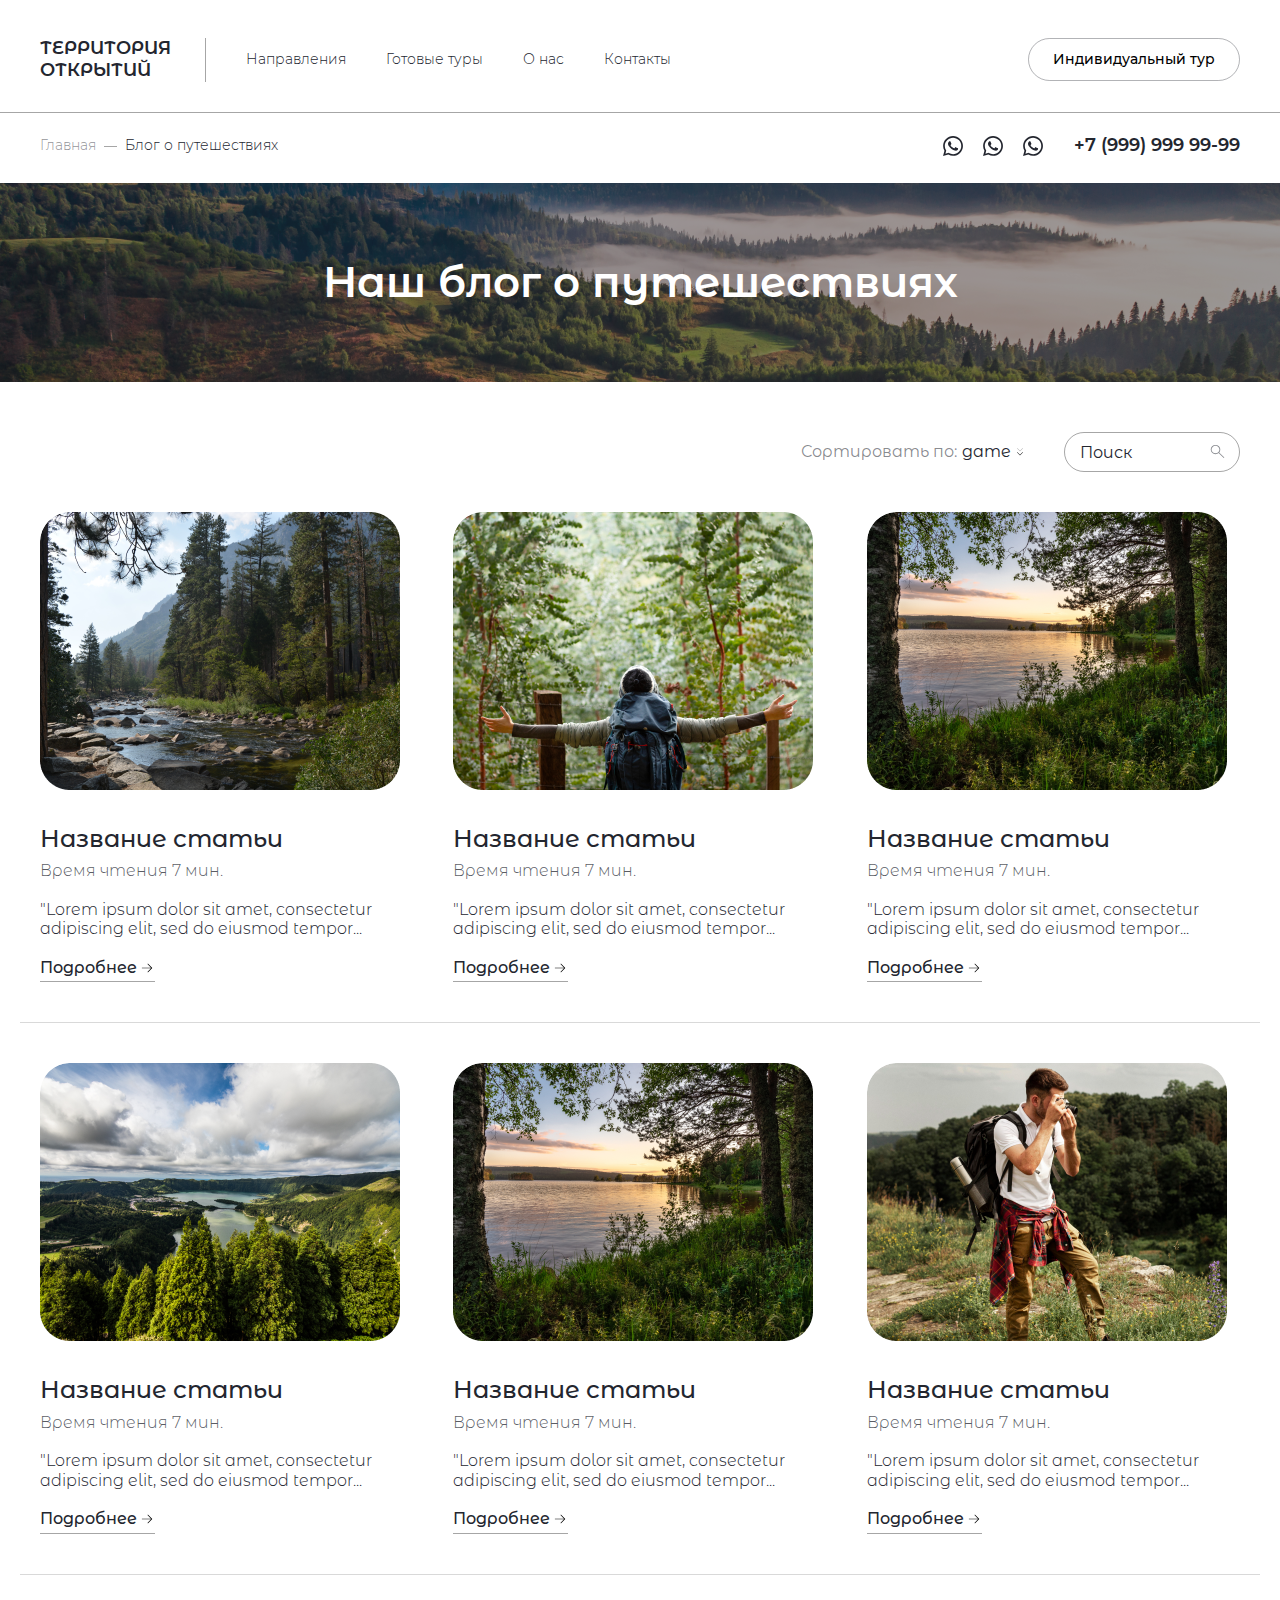
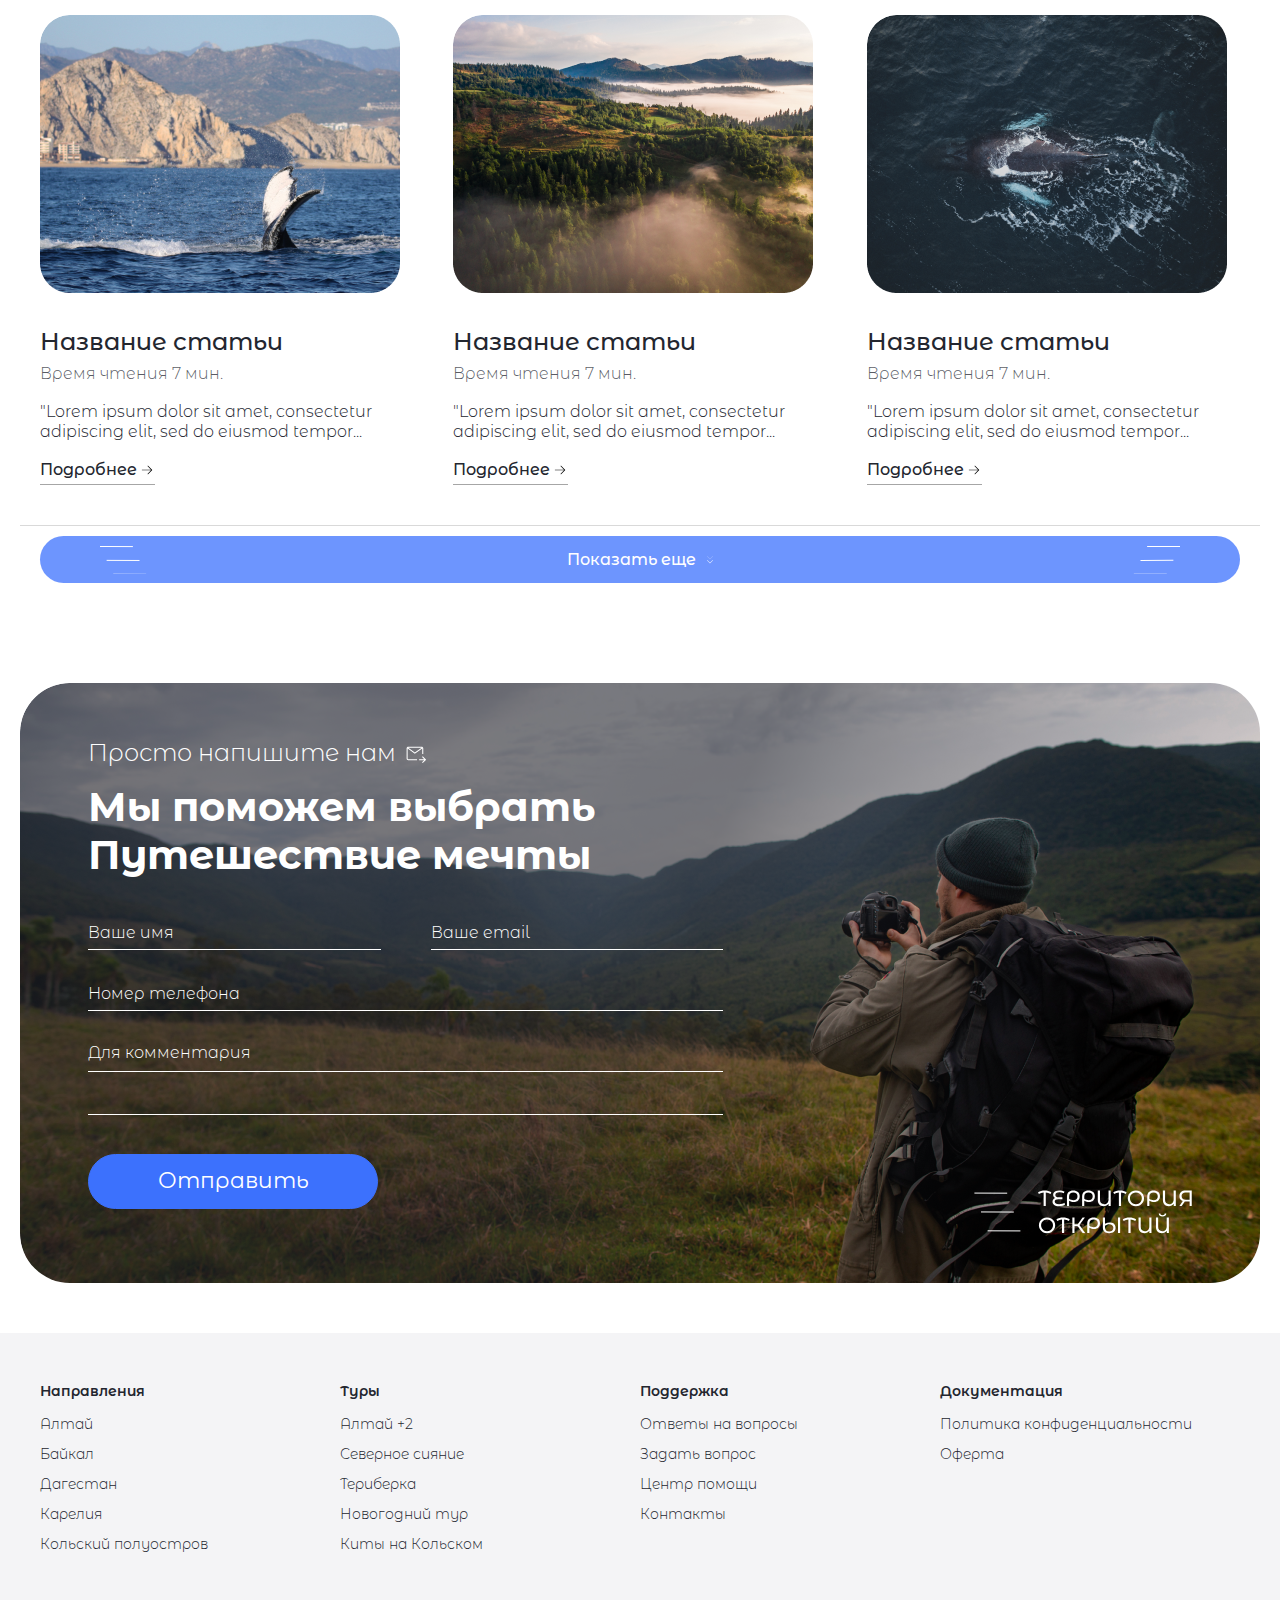
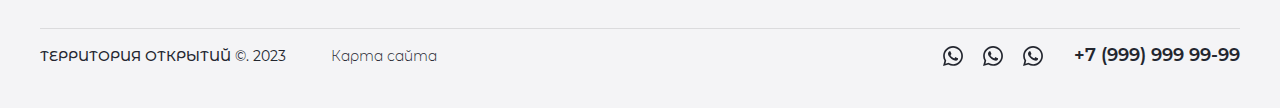
<file: blog.html>
<!DOCTYPE html>
<html lang="ru">
  <head>
    <meta charset="utf-8">
    <meta http-equiv="X-UA-Compatible" content="IE=edge">
    <meta name="viewport" content="width=device-width, initial-scale=1">
    <title></title>

    <!-- CSS -->

    <link href="css/main.css" rel="stylesheet">
    <link href="css/media.css" rel="stylesheet">
    <link href="slick/slick.css" rel="stylesheet">
    <link href="slick/slick-theme.css" rel="stylesheet">
  </head>

  
  <body>

    <nav class="mt-mobile nav-open">
      <div class="mt-munu-mb">         
        <div class="header-navigation-wr">
          <div class="header-navigation">

            <ul class="header_nav_ul">
                <li class="header_nav_li">
                  <a href="#">
                    Направления
                  </a>
                </li>
                <li class="header_nav_li">
                  <a href="#">
                    Готовые туры
                  </a>
                </li>
                <li class="header_nav_li">
                  <a href="#">
                    О нас
                  </a>
                </li>
                <li class="header_nav_li">
                  <a href="#">
                    Контакты
                  </a>
                </li>
              </ul>
              <div class="header_button">
                <button data-modal="1">
                  Индивидуальный тур
                </button>
              </div>
              <ul class="contact_ul contact_ul_burger">
              <li class="contact_li">
                <a href="#">
                  <svg width="24" height="24" viewBox="0 0 24 24" fill="none" xmlns="http://www.w3.org/2000/svg">
                  <path d="M19.0508 4.91006C18.134 3.98399 17.042 3.24973 15.8384 2.75011C14.6349 2.25049 13.3439 1.99552 12.0408 2.00006C6.58078 2.00006 2.13078 6.45006 2.13078 11.9101C2.13078 13.6601 2.59078 15.3601 3.45078 16.8601L2.05078 22.0001L7.30078 20.6201C8.75078 21.4101 10.3808 21.8301 12.0408 21.8301C17.5008 21.8301 21.9508 17.3801 21.9508 11.9201C21.9508 9.27006 20.9208 6.78006 19.0508 4.91006ZM12.0408 20.1501C10.5608 20.1501 9.11078 19.7501 7.84078 19.0001L7.54078 18.8201L4.42078 19.6401L5.25078 16.6001L5.05078 16.2901C4.22853 14.977 3.79192 13.4593 3.79078 11.9101C3.79078 7.37006 7.49078 3.67006 12.0308 3.67006C14.2308 3.67006 16.3008 4.53006 17.8508 6.09006C18.6183 6.85402 19.2265 7.76272 19.6402 8.76348C20.0539 9.76425 20.2648 10.8372 20.2608 11.9201C20.2808 16.4601 16.5808 20.1501 12.0408 20.1501ZM16.5608 13.9901C16.3108 13.8701 15.0908 13.2701 14.8708 13.1801C14.6408 13.1001 14.4808 13.0601 14.3108 13.3001C14.1408 13.5501 13.6708 14.1101 13.5308 14.2701C13.3908 14.4401 13.2408 14.4601 12.9908 14.3301C12.7408 14.2101 11.9408 13.9401 11.0008 13.1001C10.2608 12.4401 9.77078 11.6301 9.62078 11.3801C9.48078 11.1301 9.60078 11.0001 9.73078 10.8701C9.84078 10.7601 9.98078 10.5801 10.1008 10.4401C10.2208 10.3001 10.2708 10.1901 10.3508 10.0301C10.4308 9.86006 10.3908 9.72006 10.3308 9.60006C10.2708 9.48006 9.77078 8.26006 9.57078 7.76006C9.37078 7.28006 9.16078 7.34006 9.01078 7.33006H8.53078C8.36078 7.33006 8.10078 7.39006 7.87078 7.64006C7.65078 7.89006 7.01078 8.49006 7.01078 9.71006C7.01078 10.9301 7.90078 12.1101 8.02078 12.2701C8.14078 12.4401 9.77078 14.9401 12.2508 16.0101C12.8408 16.2701 13.3008 16.4201 13.6608 16.5301C14.2508 16.7201 14.7908 16.6901 15.2208 16.6301C15.7008 16.5601 16.6908 16.0301 16.8908 15.4501C17.1008 14.8701 17.1008 14.3801 17.0308 14.2701C16.9608 14.1601 16.8108 14.1101 16.5608 13.9901Z" fill="#23262F"/>
                  </svg>
                </a>
              </li>
              <li class="contact_li">
                <a href="#">
                  <svg width="24" height="24" viewBox="0 0 24 24" fill="none" xmlns="http://www.w3.org/2000/svg">
                  <path d="M19.0508 4.91006C18.134 3.98399 17.042 3.24973 15.8384 2.75011C14.6349 2.25049 13.3439 1.99552 12.0408 2.00006C6.58078 2.00006 2.13078 6.45006 2.13078 11.9101C2.13078 13.6601 2.59078 15.3601 3.45078 16.8601L2.05078 22.0001L7.30078 20.6201C8.75078 21.4101 10.3808 21.8301 12.0408 21.8301C17.5008 21.8301 21.9508 17.3801 21.9508 11.9201C21.9508 9.27006 20.9208 6.78006 19.0508 4.91006ZM12.0408 20.1501C10.5608 20.1501 9.11078 19.7501 7.84078 19.0001L7.54078 18.8201L4.42078 19.6401L5.25078 16.6001L5.05078 16.2901C4.22853 14.977 3.79192 13.4593 3.79078 11.9101C3.79078 7.37006 7.49078 3.67006 12.0308 3.67006C14.2308 3.67006 16.3008 4.53006 17.8508 6.09006C18.6183 6.85402 19.2265 7.76272 19.6402 8.76348C20.0539 9.76425 20.2648 10.8372 20.2608 11.9201C20.2808 16.4601 16.5808 20.1501 12.0408 20.1501ZM16.5608 13.9901C16.3108 13.8701 15.0908 13.2701 14.8708 13.1801C14.6408 13.1001 14.4808 13.0601 14.3108 13.3001C14.1408 13.5501 13.6708 14.1101 13.5308 14.2701C13.3908 14.4401 13.2408 14.4601 12.9908 14.3301C12.7408 14.2101 11.9408 13.9401 11.0008 13.1001C10.2608 12.4401 9.77078 11.6301 9.62078 11.3801C9.48078 11.1301 9.60078 11.0001 9.73078 10.8701C9.84078 10.7601 9.98078 10.5801 10.1008 10.4401C10.2208 10.3001 10.2708 10.1901 10.3508 10.0301C10.4308 9.86006 10.3908 9.72006 10.3308 9.60006C10.2708 9.48006 9.77078 8.26006 9.57078 7.76006C9.37078 7.28006 9.16078 7.34006 9.01078 7.33006H8.53078C8.36078 7.33006 8.10078 7.39006 7.87078 7.64006C7.65078 7.89006 7.01078 8.49006 7.01078 9.71006C7.01078 10.9301 7.90078 12.1101 8.02078 12.2701C8.14078 12.4401 9.77078 14.9401 12.2508 16.0101C12.8408 16.2701 13.3008 16.4201 13.6608 16.5301C14.2508 16.7201 14.7908 16.6901 15.2208 16.6301C15.7008 16.5601 16.6908 16.0301 16.8908 15.4501C17.1008 14.8701 17.1008 14.3801 17.0308 14.2701C16.9608 14.1601 16.8108 14.1101 16.5608 13.9901Z" fill="#23262F"/>
                  </svg>
                </a>
              </li>
              <li class="contact_li">
                <a href="#">
                  <svg width="24" height="24" viewBox="0 0 24 24" fill="none" xmlns="http://www.w3.org/2000/svg">
                  <path d="M19.0508 4.91006C18.134 3.98399 17.042 3.24973 15.8384 2.75011C14.6349 2.25049 13.3439 1.99552 12.0408 2.00006C6.58078 2.00006 2.13078 6.45006 2.13078 11.9101C2.13078 13.6601 2.59078 15.3601 3.45078 16.8601L2.05078 22.0001L7.30078 20.6201C8.75078 21.4101 10.3808 21.8301 12.0408 21.8301C17.5008 21.8301 21.9508 17.3801 21.9508 11.9201C21.9508 9.27006 20.9208 6.78006 19.0508 4.91006ZM12.0408 20.1501C10.5608 20.1501 9.11078 19.7501 7.84078 19.0001L7.54078 18.8201L4.42078 19.6401L5.25078 16.6001L5.05078 16.2901C4.22853 14.977 3.79192 13.4593 3.79078 11.9101C3.79078 7.37006 7.49078 3.67006 12.0308 3.67006C14.2308 3.67006 16.3008 4.53006 17.8508 6.09006C18.6183 6.85402 19.2265 7.76272 19.6402 8.76348C20.0539 9.76425 20.2648 10.8372 20.2608 11.9201C20.2808 16.4601 16.5808 20.1501 12.0408 20.1501ZM16.5608 13.9901C16.3108 13.8701 15.0908 13.2701 14.8708 13.1801C14.6408 13.1001 14.4808 13.0601 14.3108 13.3001C14.1408 13.5501 13.6708 14.1101 13.5308 14.2701C13.3908 14.4401 13.2408 14.4601 12.9908 14.3301C12.7408 14.2101 11.9408 13.9401 11.0008 13.1001C10.2608 12.4401 9.77078 11.6301 9.62078 11.3801C9.48078 11.1301 9.60078 11.0001 9.73078 10.8701C9.84078 10.7601 9.98078 10.5801 10.1008 10.4401C10.2208 10.3001 10.2708 10.1901 10.3508 10.0301C10.4308 9.86006 10.3908 9.72006 10.3308 9.60006C10.2708 9.48006 9.77078 8.26006 9.57078 7.76006C9.37078 7.28006 9.16078 7.34006 9.01078 7.33006H8.53078C8.36078 7.33006 8.10078 7.39006 7.87078 7.64006C7.65078 7.89006 7.01078 8.49006 7.01078 9.71006C7.01078 10.9301 7.90078 12.1101 8.02078 12.2701C8.14078 12.4401 9.77078 14.9401 12.2508 16.0101C12.8408 16.2701 13.3008 16.4201 13.6608 16.5301C14.2508 16.7201 14.7908 16.6901 15.2208 16.6301C15.7008 16.5601 16.6908 16.0301 16.8908 15.4501C17.1008 14.8701 17.1008 14.3801 17.0308 14.2701C16.9608 14.1601 16.8108 14.1101 16.5608 13.9901Z" fill="#23262F"/>
                  </svg>
                </a>
              </li>
            </ul>
            <div class="contact_link contact_link_burger">
              <a href="#">
                +7 (999) 999 99-99
              </a>
            </div>
          </div>            
        </div>  
      </div>  
    </nav>
    
    <header class="header">
      <div class="container">
        <div class="header_flex">
          <div class="burger">
            <i>
              <svg width="35" height="22" viewBox="0 0 35 22" fill="none" xmlns="http://www.w3.org/2000/svg">
              <line x1="-0.0078125" y1="0.999756" x2="34.9922" y2="0.999756" stroke="black"/>
              <line y1="10.9998" x2="35" y2="10.9998" stroke="black"/>
              <line x1="10" y1="20.9998" x2="35" y2="20.9998" stroke="black"/>
              </svg>
            </i>
            <i>
              <svg width="15" height="16" viewBox="0 0 15 16" fill="none" xmlns="http://www.w3.org/2000/svg">
              <line x1="0.182764" y1="0.82942" x2="13.4536" y2="15.0482" stroke="black" stroke-width="0.5"/>
              <line x1="14.1768" y1="1.17678" x2="0.423769" y2="14.9298" stroke="black" stroke-width="0.5"/>
              </svg>
            </i> 
          </div>
          <div class="header_left">
            <div class="header_logo">
              <a href="#">
                ТЕРРИТОРИЯ <br>ОТКРЫТИЙ
              </a>
            </div>
            <div class="header_nav">
              <ul class="header_nav_ul">
                <li class="header_nav_li">
                  <a href="#">
                    Направления
                  </a>
                </li>
                <li class="header_nav_li">
                  <a href="#">
                    Готовые туры
                  </a>
                </li>
                <li class="header_nav_li">
                  <a href="#">
                    О нас
                  </a>
                </li>
                <li class="header_nav_li">
                  <a href="#">
                    Контакты
                  </a>
                </li>
              </ul>
            </div>
          </div>
          <div class="header_right">
            <div class="header_button">
              <button class="js-show-modal" data-modal="1">
                Индивидуальный тур
              </button>
            </div>
            <!-- <div class="header_profile">
              <button>
                <img class="header_profile_mr" src="images/header_profile.svg" alt="">
              </button>
            </div> -->
          </div>
        </div>
      </div>
    </header>

    <section class="seeds_and_contact">
      <div class="container">
        <div class="seeds_and_contact_flex">
          <div class="seeds">
            <ul class="seeds_ul">
              <li class="seeds_li">
                <a href="#">
                  Главная 
                </a>
              </li>
              <li class="seeds_li">
                <p>
                  Блог о путешествиях
                </p>
              </li>
            </ul>
          </div>
          <div class="contact">
            <ul class="contact_ul">
              <li class="contact_li">
                <a href="#">
                  <svg width="24" height="24" viewBox="0 0 24 24" fill="none" xmlns="http://www.w3.org/2000/svg">
                  <path d="M19.0508 4.91006C18.134 3.98399 17.042 3.24973 15.8384 2.75011C14.6349 2.25049 13.3439 1.99552 12.0408 2.00006C6.58078 2.00006 2.13078 6.45006 2.13078 11.9101C2.13078 13.6601 2.59078 15.3601 3.45078 16.8601L2.05078 22.0001L7.30078 20.6201C8.75078 21.4101 10.3808 21.8301 12.0408 21.8301C17.5008 21.8301 21.9508 17.3801 21.9508 11.9201C21.9508 9.27006 20.9208 6.78006 19.0508 4.91006ZM12.0408 20.1501C10.5608 20.1501 9.11078 19.7501 7.84078 19.0001L7.54078 18.8201L4.42078 19.6401L5.25078 16.6001L5.05078 16.2901C4.22853 14.977 3.79192 13.4593 3.79078 11.9101C3.79078 7.37006 7.49078 3.67006 12.0308 3.67006C14.2308 3.67006 16.3008 4.53006 17.8508 6.09006C18.6183 6.85402 19.2265 7.76272 19.6402 8.76348C20.0539 9.76425 20.2648 10.8372 20.2608 11.9201C20.2808 16.4601 16.5808 20.1501 12.0408 20.1501ZM16.5608 13.9901C16.3108 13.8701 15.0908 13.2701 14.8708 13.1801C14.6408 13.1001 14.4808 13.0601 14.3108 13.3001C14.1408 13.5501 13.6708 14.1101 13.5308 14.2701C13.3908 14.4401 13.2408 14.4601 12.9908 14.3301C12.7408 14.2101 11.9408 13.9401 11.0008 13.1001C10.2608 12.4401 9.77078 11.6301 9.62078 11.3801C9.48078 11.1301 9.60078 11.0001 9.73078 10.8701C9.84078 10.7601 9.98078 10.5801 10.1008 10.4401C10.2208 10.3001 10.2708 10.1901 10.3508 10.0301C10.4308 9.86006 10.3908 9.72006 10.3308 9.60006C10.2708 9.48006 9.77078 8.26006 9.57078 7.76006C9.37078 7.28006 9.16078 7.34006 9.01078 7.33006H8.53078C8.36078 7.33006 8.10078 7.39006 7.87078 7.64006C7.65078 7.89006 7.01078 8.49006 7.01078 9.71006C7.01078 10.9301 7.90078 12.1101 8.02078 12.2701C8.14078 12.4401 9.77078 14.9401 12.2508 16.0101C12.8408 16.2701 13.3008 16.4201 13.6608 16.5301C14.2508 16.7201 14.7908 16.6901 15.2208 16.6301C15.7008 16.5601 16.6908 16.0301 16.8908 15.4501C17.1008 14.8701 17.1008 14.3801 17.0308 14.2701C16.9608 14.1601 16.8108 14.1101 16.5608 13.9901Z" fill="#23262F"/>
                  </svg>
                </a>
              </li>
              <li class="contact_li">
                <a href="#">
                  <svg width="24" height="24" viewBox="0 0 24 24" fill="none" xmlns="http://www.w3.org/2000/svg">
                  <path d="M19.0508 4.91006C18.134 3.98399 17.042 3.24973 15.8384 2.75011C14.6349 2.25049 13.3439 1.99552 12.0408 2.00006C6.58078 2.00006 2.13078 6.45006 2.13078 11.9101C2.13078 13.6601 2.59078 15.3601 3.45078 16.8601L2.05078 22.0001L7.30078 20.6201C8.75078 21.4101 10.3808 21.8301 12.0408 21.8301C17.5008 21.8301 21.9508 17.3801 21.9508 11.9201C21.9508 9.27006 20.9208 6.78006 19.0508 4.91006ZM12.0408 20.1501C10.5608 20.1501 9.11078 19.7501 7.84078 19.0001L7.54078 18.8201L4.42078 19.6401L5.25078 16.6001L5.05078 16.2901C4.22853 14.977 3.79192 13.4593 3.79078 11.9101C3.79078 7.37006 7.49078 3.67006 12.0308 3.67006C14.2308 3.67006 16.3008 4.53006 17.8508 6.09006C18.6183 6.85402 19.2265 7.76272 19.6402 8.76348C20.0539 9.76425 20.2648 10.8372 20.2608 11.9201C20.2808 16.4601 16.5808 20.1501 12.0408 20.1501ZM16.5608 13.9901C16.3108 13.8701 15.0908 13.2701 14.8708 13.1801C14.6408 13.1001 14.4808 13.0601 14.3108 13.3001C14.1408 13.5501 13.6708 14.1101 13.5308 14.2701C13.3908 14.4401 13.2408 14.4601 12.9908 14.3301C12.7408 14.2101 11.9408 13.9401 11.0008 13.1001C10.2608 12.4401 9.77078 11.6301 9.62078 11.3801C9.48078 11.1301 9.60078 11.0001 9.73078 10.8701C9.84078 10.7601 9.98078 10.5801 10.1008 10.4401C10.2208 10.3001 10.2708 10.1901 10.3508 10.0301C10.4308 9.86006 10.3908 9.72006 10.3308 9.60006C10.2708 9.48006 9.77078 8.26006 9.57078 7.76006C9.37078 7.28006 9.16078 7.34006 9.01078 7.33006H8.53078C8.36078 7.33006 8.10078 7.39006 7.87078 7.64006C7.65078 7.89006 7.01078 8.49006 7.01078 9.71006C7.01078 10.9301 7.90078 12.1101 8.02078 12.2701C8.14078 12.4401 9.77078 14.9401 12.2508 16.0101C12.8408 16.2701 13.3008 16.4201 13.6608 16.5301C14.2508 16.7201 14.7908 16.6901 15.2208 16.6301C15.7008 16.5601 16.6908 16.0301 16.8908 15.4501C17.1008 14.8701 17.1008 14.3801 17.0308 14.2701C16.9608 14.1601 16.8108 14.1101 16.5608 13.9901Z" fill="#23262F"/>
                  </svg>
                </a>
              </li>
              <li class="contact_li">
                <a href="#">
                  <svg width="24" height="24" viewBox="0 0 24 24" fill="none" xmlns="http://www.w3.org/2000/svg">
                  <path d="M19.0508 4.91006C18.134 3.98399 17.042 3.24973 15.8384 2.75011C14.6349 2.25049 13.3439 1.99552 12.0408 2.00006C6.58078 2.00006 2.13078 6.45006 2.13078 11.9101C2.13078 13.6601 2.59078 15.3601 3.45078 16.8601L2.05078 22.0001L7.30078 20.6201C8.75078 21.4101 10.3808 21.8301 12.0408 21.8301C17.5008 21.8301 21.9508 17.3801 21.9508 11.9201C21.9508 9.27006 20.9208 6.78006 19.0508 4.91006ZM12.0408 20.1501C10.5608 20.1501 9.11078 19.7501 7.84078 19.0001L7.54078 18.8201L4.42078 19.6401L5.25078 16.6001L5.05078 16.2901C4.22853 14.977 3.79192 13.4593 3.79078 11.9101C3.79078 7.37006 7.49078 3.67006 12.0308 3.67006C14.2308 3.67006 16.3008 4.53006 17.8508 6.09006C18.6183 6.85402 19.2265 7.76272 19.6402 8.76348C20.0539 9.76425 20.2648 10.8372 20.2608 11.9201C20.2808 16.4601 16.5808 20.1501 12.0408 20.1501ZM16.5608 13.9901C16.3108 13.8701 15.0908 13.2701 14.8708 13.1801C14.6408 13.1001 14.4808 13.0601 14.3108 13.3001C14.1408 13.5501 13.6708 14.1101 13.5308 14.2701C13.3908 14.4401 13.2408 14.4601 12.9908 14.3301C12.7408 14.2101 11.9408 13.9401 11.0008 13.1001C10.2608 12.4401 9.77078 11.6301 9.62078 11.3801C9.48078 11.1301 9.60078 11.0001 9.73078 10.8701C9.84078 10.7601 9.98078 10.5801 10.1008 10.4401C10.2208 10.3001 10.2708 10.1901 10.3508 10.0301C10.4308 9.86006 10.3908 9.72006 10.3308 9.60006C10.2708 9.48006 9.77078 8.26006 9.57078 7.76006C9.37078 7.28006 9.16078 7.34006 9.01078 7.33006H8.53078C8.36078 7.33006 8.10078 7.39006 7.87078 7.64006C7.65078 7.89006 7.01078 8.49006 7.01078 9.71006C7.01078 10.9301 7.90078 12.1101 8.02078 12.2701C8.14078 12.4401 9.77078 14.9401 12.2508 16.0101C12.8408 16.2701 13.3008 16.4201 13.6608 16.5301C14.2508 16.7201 14.7908 16.6901 15.2208 16.6301C15.7008 16.5601 16.6908 16.0301 16.8908 15.4501C17.1008 14.8701 17.1008 14.3801 17.0308 14.2701C16.9608 14.1601 16.8108 14.1101 16.5608 13.9901Z" fill="#23262F"/>
                  </svg>
                </a>
              </li>
            </ul>
            <div class="contact_link">
              <a href="#">
                +7 (999) 999 99-99
              </a>
            </div>
          </div>
        </div>
      </div>
    </section>


    
    <section class="blog_w">
      <div class="container">
        <div class="blog_w_zindex">
          <h1 class="title title_center title_color">
            <span>Наш блог о путешествиях</span>
          </h1>
        </div>
      </div>
    </section>
    
    <section class="blog_c">
      <div class="container">
        <div class="blog_c_top">
          <div class="blog_c_filter">
            <p class="blog_c_filter_title">
              Сортировать по:
            </p>
            <select class="blog_c_select">
              <option>
                дате
              </option>
              <option>
                дате
              </option>
              <option>
                дате
              </option>
            </select>
          </div>
          <div class="two_search two_search_blog">
            <input class="two_input" type="text" size="40" placeholder="Поиск">
            <button class="two_search_button">
              <img src="images/two_search_button.svg" alt="">
            </button>
          </div>
        </div>
        <div class="blog_c_wrap">
          <div class="blog_c_block">
            <div class="blog_c_border">
              <div class="blog_c_img">
                <img src="images/blog_c_img.png" alt="">
              </div>
              <p class="blog_c_title">
                Название статьи
              </p>
              <p class="blog_c_time">
                Время чтения 7 мин.
              </p>
              <p class="blog_c_suptitle">
                "Lorem ipsum dolor sit amet, consectetur adipiscing elit, sed do eiusmod tempor...
              </p>
              <a class="blog_c_link" href="#">
                Подробнее
                <svg width="15" height="14" viewBox="0 0 15 14" fill="none" xmlns="http://www.w3.org/2000/svg">
                <path d="M7.65513 11.1694C7.59369 11.1078 7.55917 11.0244 7.55917 10.9375C7.55917 10.8505 7.59369 10.7671 7.65513 10.7056L11.0321 7.32812L2.19951 7.32812C2.11248 7.32812 2.02902 7.29355 1.96749 7.23201C1.90595 7.17048 1.87138 7.08702 1.87138 6.99999C1.87138 6.91297 1.90595 6.82951 1.96749 6.76797C2.02902 6.70644 2.11248 6.67187 2.19951 6.67187L11.0321 6.67187L7.65513 3.29437C7.59717 3.23217 7.56562 3.1499 7.56712 3.06489C7.56862 2.97988 7.60305 2.89878 7.66317 2.83866C7.72329 2.77854 7.8044 2.7441 7.8894 2.7426C7.97441 2.7411 8.05668 2.77266 8.11888 2.83062L12.0564 6.76812C12.1178 6.82964 12.1523 6.91304 12.1523 6.99999C12.1523 7.08695 12.1178 7.17035 12.0564 7.23187L8.11888 11.1694C8.05736 11.2308 7.97396 11.2653 7.88701 11.2653C7.80005 11.2653 7.71666 11.2308 7.65513 11.1694Z" fill="black"/>
                </svg>
              </a>
            </div>
          </div>
          <div class="blog_c_block">
            <div class="blog_c_border">
              <div class="blog_c_img">
                <img src="images/blog_c_img2.png" alt="">
              </div>
              <p class="blog_c_title">
                Название статьи
              </p>
              <p class="blog_c_time">
                Время чтения 7 мин.
              </p>
              <p class="blog_c_suptitle">
                "Lorem ipsum dolor sit amet, consectetur adipiscing elit, sed do eiusmod tempor...
              </p>
              <a class="blog_c_link" href="#">
                Подробнее
                <svg width="15" height="14" viewBox="0 0 15 14" fill="none" xmlns="http://www.w3.org/2000/svg">
                <path d="M7.65513 11.1694C7.59369 11.1078 7.55917 11.0244 7.55917 10.9375C7.55917 10.8505 7.59369 10.7671 7.65513 10.7056L11.0321 7.32812L2.19951 7.32812C2.11248 7.32812 2.02902 7.29355 1.96749 7.23201C1.90595 7.17048 1.87138 7.08702 1.87138 6.99999C1.87138 6.91297 1.90595 6.82951 1.96749 6.76797C2.02902 6.70644 2.11248 6.67187 2.19951 6.67187L11.0321 6.67187L7.65513 3.29437C7.59717 3.23217 7.56562 3.1499 7.56712 3.06489C7.56862 2.97988 7.60305 2.89878 7.66317 2.83866C7.72329 2.77854 7.8044 2.7441 7.8894 2.7426C7.97441 2.7411 8.05668 2.77266 8.11888 2.83062L12.0564 6.76812C12.1178 6.82964 12.1523 6.91304 12.1523 6.99999C12.1523 7.08695 12.1178 7.17035 12.0564 7.23187L8.11888 11.1694C8.05736 11.2308 7.97396 11.2653 7.88701 11.2653C7.80005 11.2653 7.71666 11.2308 7.65513 11.1694Z" fill="black"/>
                </svg>
              </a>
            </div>
          </div>
          <div class="blog_c_block">
            <div class="blog_c_border">
              <div class="blog_c_img">
                <img src="images/blog_c_img3.png" alt="">
              </div>
              <p class="blog_c_title">
                Название статьи
              </p>
              <p class="blog_c_time">
                Время чтения 7 мин.
              </p>
              <p class="blog_c_suptitle">
                "Lorem ipsum dolor sit amet, consectetur adipiscing elit, sed do eiusmod tempor...
              </p>
              <a class="blog_c_link" href="#">
                Подробнее
                <svg width="15" height="14" viewBox="0 0 15 14" fill="none" xmlns="http://www.w3.org/2000/svg">
                <path d="M7.65513 11.1694C7.59369 11.1078 7.55917 11.0244 7.55917 10.9375C7.55917 10.8505 7.59369 10.7671 7.65513 10.7056L11.0321 7.32812L2.19951 7.32812C2.11248 7.32812 2.02902 7.29355 1.96749 7.23201C1.90595 7.17048 1.87138 7.08702 1.87138 6.99999C1.87138 6.91297 1.90595 6.82951 1.96749 6.76797C2.02902 6.70644 2.11248 6.67187 2.19951 6.67187L11.0321 6.67187L7.65513 3.29437C7.59717 3.23217 7.56562 3.1499 7.56712 3.06489C7.56862 2.97988 7.60305 2.89878 7.66317 2.83866C7.72329 2.77854 7.8044 2.7441 7.8894 2.7426C7.97441 2.7411 8.05668 2.77266 8.11888 2.83062L12.0564 6.76812C12.1178 6.82964 12.1523 6.91304 12.1523 6.99999C12.1523 7.08695 12.1178 7.17035 12.0564 7.23187L8.11888 11.1694C8.05736 11.2308 7.97396 11.2653 7.88701 11.2653C7.80005 11.2653 7.71666 11.2308 7.65513 11.1694Z" fill="black"/>
                </svg>
              </a>
            </div>
          </div>
          <div class="blog_c_block">
            <div class="blog_c_border">
              <div class="blog_c_img">
                <img src="images/blog_c_img4.png" alt="">
              </div>
              <p class="blog_c_title">
                Название статьи
              </p>
              <p class="blog_c_time">
                Время чтения 7 мин.
              </p>
              <p class="blog_c_suptitle">
                "Lorem ipsum dolor sit amet, consectetur adipiscing elit, sed do eiusmod tempor...
              </p>
              <a class="blog_c_link" href="#">
                Подробнее
                <svg width="15" height="14" viewBox="0 0 15 14" fill="none" xmlns="http://www.w3.org/2000/svg">
                <path d="M7.65513 11.1694C7.59369 11.1078 7.55917 11.0244 7.55917 10.9375C7.55917 10.8505 7.59369 10.7671 7.65513 10.7056L11.0321 7.32812L2.19951 7.32812C2.11248 7.32812 2.02902 7.29355 1.96749 7.23201C1.90595 7.17048 1.87138 7.08702 1.87138 6.99999C1.87138 6.91297 1.90595 6.82951 1.96749 6.76797C2.02902 6.70644 2.11248 6.67187 2.19951 6.67187L11.0321 6.67187L7.65513 3.29437C7.59717 3.23217 7.56562 3.1499 7.56712 3.06489C7.56862 2.97988 7.60305 2.89878 7.66317 2.83866C7.72329 2.77854 7.8044 2.7441 7.8894 2.7426C7.97441 2.7411 8.05668 2.77266 8.11888 2.83062L12.0564 6.76812C12.1178 6.82964 12.1523 6.91304 12.1523 6.99999C12.1523 7.08695 12.1178 7.17035 12.0564 7.23187L8.11888 11.1694C8.05736 11.2308 7.97396 11.2653 7.88701 11.2653C7.80005 11.2653 7.71666 11.2308 7.65513 11.1694Z" fill="black"/>
                </svg>
              </a>
            </div>
          </div>
          <div class="blog_c_block">
            <div class="blog_c_border">
              <div class="blog_c_img">
                <img src="images/blog_c_img5.png" alt="">
              </div>
              <p class="blog_c_title">
                Название статьи
              </p>
              <p class="blog_c_time">
                Время чтения 7 мин.
              </p>
              <p class="blog_c_suptitle">
                "Lorem ipsum dolor sit amet, consectetur adipiscing elit, sed do eiusmod tempor...
              </p>
              <a class="blog_c_link" href="#">
                Подробнее
                <svg width="15" height="14" viewBox="0 0 15 14" fill="none" xmlns="http://www.w3.org/2000/svg">
                <path d="M7.65513 11.1694C7.59369 11.1078 7.55917 11.0244 7.55917 10.9375C7.55917 10.8505 7.59369 10.7671 7.65513 10.7056L11.0321 7.32812L2.19951 7.32812C2.11248 7.32812 2.02902 7.29355 1.96749 7.23201C1.90595 7.17048 1.87138 7.08702 1.87138 6.99999C1.87138 6.91297 1.90595 6.82951 1.96749 6.76797C2.02902 6.70644 2.11248 6.67187 2.19951 6.67187L11.0321 6.67187L7.65513 3.29437C7.59717 3.23217 7.56562 3.1499 7.56712 3.06489C7.56862 2.97988 7.60305 2.89878 7.66317 2.83866C7.72329 2.77854 7.8044 2.7441 7.8894 2.7426C7.97441 2.7411 8.05668 2.77266 8.11888 2.83062L12.0564 6.76812C12.1178 6.82964 12.1523 6.91304 12.1523 6.99999C12.1523 7.08695 12.1178 7.17035 12.0564 7.23187L8.11888 11.1694C8.05736 11.2308 7.97396 11.2653 7.88701 11.2653C7.80005 11.2653 7.71666 11.2308 7.65513 11.1694Z" fill="black"/>
                </svg>
              </a>
            </div>
          </div>
          <div class="blog_c_block">
            <div class="blog_c_border">
              <div class="blog_c_img">
                <img src="images/blog_c_img6.png" alt="">
              </div>
              <p class="blog_c_title">
                Название статьи
              </p>
              <p class="blog_c_time">
                Время чтения 7 мин.
              </p>
              <p class="blog_c_suptitle">
                "Lorem ipsum dolor sit amet, consectetur adipiscing elit, sed do eiusmod tempor...
              </p>
              <a class="blog_c_link" href="#">
                Подробнее
                <svg width="15" height="14" viewBox="0 0 15 14" fill="none" xmlns="http://www.w3.org/2000/svg">
                <path d="M7.65513 11.1694C7.59369 11.1078 7.55917 11.0244 7.55917 10.9375C7.55917 10.8505 7.59369 10.7671 7.65513 10.7056L11.0321 7.32812L2.19951 7.32812C2.11248 7.32812 2.02902 7.29355 1.96749 7.23201C1.90595 7.17048 1.87138 7.08702 1.87138 6.99999C1.87138 6.91297 1.90595 6.82951 1.96749 6.76797C2.02902 6.70644 2.11248 6.67187 2.19951 6.67187L11.0321 6.67187L7.65513 3.29437C7.59717 3.23217 7.56562 3.1499 7.56712 3.06489C7.56862 2.97988 7.60305 2.89878 7.66317 2.83866C7.72329 2.77854 7.8044 2.7441 7.8894 2.7426C7.97441 2.7411 8.05668 2.77266 8.11888 2.83062L12.0564 6.76812C12.1178 6.82964 12.1523 6.91304 12.1523 6.99999C12.1523 7.08695 12.1178 7.17035 12.0564 7.23187L8.11888 11.1694C8.05736 11.2308 7.97396 11.2653 7.88701 11.2653C7.80005 11.2653 7.71666 11.2308 7.65513 11.1694Z" fill="black"/>
                </svg>
              </a>
            </div>
          </div>
          <div class="blog_c_block">
            <div class="blog_c_border">
              <div class="blog_c_img">
                <img src="images/blog_c_img7.png" alt="">
              </div>
              <p class="blog_c_title">
                Название статьи
              </p>
              <p class="blog_c_time">
                Время чтения 7 мин.
              </p>
              <p class="blog_c_suptitle">
                "Lorem ipsum dolor sit amet, consectetur adipiscing elit, sed do eiusmod tempor...
              </p>
              <a class="blog_c_link" href="#">
                Подробнее
                <svg width="15" height="14" viewBox="0 0 15 14" fill="none" xmlns="http://www.w3.org/2000/svg">
                <path d="M7.65513 11.1694C7.59369 11.1078 7.55917 11.0244 7.55917 10.9375C7.55917 10.8505 7.59369 10.7671 7.65513 10.7056L11.0321 7.32812L2.19951 7.32812C2.11248 7.32812 2.02902 7.29355 1.96749 7.23201C1.90595 7.17048 1.87138 7.08702 1.87138 6.99999C1.87138 6.91297 1.90595 6.82951 1.96749 6.76797C2.02902 6.70644 2.11248 6.67187 2.19951 6.67187L11.0321 6.67187L7.65513 3.29437C7.59717 3.23217 7.56562 3.1499 7.56712 3.06489C7.56862 2.97988 7.60305 2.89878 7.66317 2.83866C7.72329 2.77854 7.8044 2.7441 7.8894 2.7426C7.97441 2.7411 8.05668 2.77266 8.11888 2.83062L12.0564 6.76812C12.1178 6.82964 12.1523 6.91304 12.1523 6.99999C12.1523 7.08695 12.1178 7.17035 12.0564 7.23187L8.11888 11.1694C8.05736 11.2308 7.97396 11.2653 7.88701 11.2653C7.80005 11.2653 7.71666 11.2308 7.65513 11.1694Z" fill="black"/>
                </svg>
              </a>
            </div>
          </div>
          <div class="blog_c_block">
            <div class="blog_c_border">
              <div class="blog_c_img">
                <img src="images/blog_c_img8.png" alt="">
              </div>
              <p class="blog_c_title">
                Название статьи
              </p>
              <p class="blog_c_time">
                Время чтения 7 мин.
              </p>
              <p class="blog_c_suptitle">
                "Lorem ipsum dolor sit amet, consectetur adipiscing elit, sed do eiusmod tempor...
              </p>
              <a class="blog_c_link" href="#">
                Подробнее
                <svg width="15" height="14" viewBox="0 0 15 14" fill="none" xmlns="http://www.w3.org/2000/svg">
                <path d="M7.65513 11.1694C7.59369 11.1078 7.55917 11.0244 7.55917 10.9375C7.55917 10.8505 7.59369 10.7671 7.65513 10.7056L11.0321 7.32812L2.19951 7.32812C2.11248 7.32812 2.02902 7.29355 1.96749 7.23201C1.90595 7.17048 1.87138 7.08702 1.87138 6.99999C1.87138 6.91297 1.90595 6.82951 1.96749 6.76797C2.02902 6.70644 2.11248 6.67187 2.19951 6.67187L11.0321 6.67187L7.65513 3.29437C7.59717 3.23217 7.56562 3.1499 7.56712 3.06489C7.56862 2.97988 7.60305 2.89878 7.66317 2.83866C7.72329 2.77854 7.8044 2.7441 7.8894 2.7426C7.97441 2.7411 8.05668 2.77266 8.11888 2.83062L12.0564 6.76812C12.1178 6.82964 12.1523 6.91304 12.1523 6.99999C12.1523 7.08695 12.1178 7.17035 12.0564 7.23187L8.11888 11.1694C8.05736 11.2308 7.97396 11.2653 7.88701 11.2653C7.80005 11.2653 7.71666 11.2308 7.65513 11.1694Z" fill="black"/>
                </svg>
              </a>
            </div>
          </div>
          <div class="blog_c_block">
            <div class="blog_c_border">
              <div class="blog_c_img">
                <img src="images/blog_c_img9.png" alt="">
              </div>
              <p class="blog_c_title">
                Название статьи
              </p>
              <p class="blog_c_time">
                Время чтения 7 мин.
              </p>
              <p class="blog_c_suptitle">
                "Lorem ipsum dolor sit amet, consectetur adipiscing elit, sed do eiusmod tempor...
              </p>
              <a class="blog_c_link" href="#">
                Подробнее
                <svg width="15" height="14" viewBox="0 0 15 14" fill="none" xmlns="http://www.w3.org/2000/svg">
                <path d="M7.65513 11.1694C7.59369 11.1078 7.55917 11.0244 7.55917 10.9375C7.55917 10.8505 7.59369 10.7671 7.65513 10.7056L11.0321 7.32812L2.19951 7.32812C2.11248 7.32812 2.02902 7.29355 1.96749 7.23201C1.90595 7.17048 1.87138 7.08702 1.87138 6.99999C1.87138 6.91297 1.90595 6.82951 1.96749 6.76797C2.02902 6.70644 2.11248 6.67187 2.19951 6.67187L11.0321 6.67187L7.65513 3.29437C7.59717 3.23217 7.56562 3.1499 7.56712 3.06489C7.56862 2.97988 7.60305 2.89878 7.66317 2.83866C7.72329 2.77854 7.8044 2.7441 7.8894 2.7426C7.97441 2.7411 8.05668 2.77266 8.11888 2.83062L12.0564 6.76812C12.1178 6.82964 12.1523 6.91304 12.1523 6.99999C12.1523 7.08695 12.1178 7.17035 12.0564 7.23187L8.11888 11.1694C8.05736 11.2308 7.97396 11.2653 7.88701 11.2653C7.80005 11.2653 7.71666 11.2308 7.65513 11.1694Z" fill="black"/>
                </svg>
              </a>
            </div>
          </div>
        </div>
        <div class="two_link two_link_blog">
          <a href="#">
            <p>Показать еще</p>
            <div>
              <img src="images/two_link.svg" alt="">
              <img class="two_link_mr" src="images/two_link2.svg" alt="">
            </div>
          </a>
        </div>
      </div>
    </section>
    

    <section class="three three_blog">
      <div class="container three_conatiner">
        <div class="three_border">
          <div class="three_absolute">
            <img src="images/three_absolute.svg" alt="">
          </div>
          <p class="three_title">
            Просто напишите нам
            <img src="images/three_title.svg" alt="">
          </p>
          <h2 class="title3 title_color">
            Мы поможем выбрать 
          </h2>
          <h2 class="title3 title_color">
            Путешествие мечты
          </h2>
          <form class="three_form">
            <div class="three_form_wrap">
              <div class="three_form_block">
                <input class="three_input" type="text" size="40" placeholder="Ваше имя">
              </div>
              <div class="three_form_block">
                <input class="three_input" type="text" size="40" placeholder="Ваше email">
              </div>
            </div>
            <input class="three_input" type="text" size="40" placeholder="Номер телефона">
            <div class="three_textarea_restagle">
              <textarea rows="2" cols="" name="text" placeholder="Для комментария" width="100%" class="three_textarea"></textarea>
            </div>
            <button class="three_form_button">
              Отправить
            </button>
          </form>
        </div>
      </div>
    </section>

    

    

    

    <footer class="footer">
      <div class="container">
        <div class="footer_wrap">
          <div class="footer_block">
            <p class="footer_title">
              Направления
            </p>
            <ul class="footer_ul">
              <li class="footer_li">
                <a class="footer_link" href="#">
                  Алтай
                </a>
              </li>
              <li class="footer_li">
                <a class="footer_link" href="#">
                  Байкал
                </a>
              </li>
              <li class="footer_li">
                <a class="footer_link" href="#">
                  Дагестан
                </a>
              </li>
              <li class="footer_li">
                <a class="footer_link" href="#">
                  Карелия
                </a>
              </li>
              <li class="footer_li">
                <a class="footer_link" href="#">
                  Кольский полуостров
                </a>
              </li>
            </ul>
          </div>
          <div class="footer_block">
            <p class="footer_title">
              Туры
            </p>
            <ul class="footer_ul">
              <li class="footer_li">
                <a class="footer_link" href="#">
                  Алтай +2
                </a>
              </li>
              <li class="footer_li">
                <a class="footer_link" href="#">
                  Северное сияние
                </a>
              </li>
              <li class="footer_li">
                <a class="footer_link" href="#">
                  Териберка
                </a>
              </li>
              <li class="footer_li">
                <a class="footer_link" href="#">
                  Новогодний тур
                </a>
              </li>
              <li class="footer_li">
                <a class="footer_link" href="#">
                  Киты на Кольском
                </a>
              </li>
            </ul>
          </div>
          <div class="footer_block">
            <p class="footer_title">
              Поддержка
            </p>
            <ul class="footer_ul">
              <li class="footer_li">
                <a class="footer_link" href="#">
                  Ответы на вопросы
                </a>
              </li>
              <li class="footer_li">
                <a class="footer_link" href="#">
                  Задать вопрос
                </a>
              </li>
              <li class="footer_li">
                <a class="footer_link" href="#">
                  Центр помощи
                </a>
              </li>
              <li class="footer_li">
                <a class="footer_link" href="#">
                  Контакты
                </a>
              </li>
            </ul>
          </div>
          <div class="footer_block">
            <p class="footer_title">
              Документация
            </p>
            <ul class="footer_ul">
              <li class="footer_li">
                <a class="footer_link" href="#">
                  Политика конфиденциальности
                </a>
              </li>
              <li class="footer_li">
                <a class="footer_link" href="#">
                  Оферта
                </a>
              </li>
            </ul>
          </div>
        </div>
        <div class="footer_bottom">
          <div class="footer_left">
            <p class="footer_suptitle">
              ТЕРРИТОРИЯ ОТКРЫТИЙ <span>©. 2023 </span>
            </p>
            <a class="footer_link" href="#">
              Карта сайта
            </a>
          </div>
          <div class="footer_right">
            <ul class="contact_ul contact_ul_footer">
              <li class="contact_li">
                <a href="#">
                  <svg width="24" height="24" viewBox="0 0 24 24" fill="none" xmlns="http://www.w3.org/2000/svg">
                  <path d="M19.0508 4.91006C18.134 3.98399 17.042 3.24973 15.8384 2.75011C14.6349 2.25049 13.3439 1.99552 12.0408 2.00006C6.58078 2.00006 2.13078 6.45006 2.13078 11.9101C2.13078 13.6601 2.59078 15.3601 3.45078 16.8601L2.05078 22.0001L7.30078 20.6201C8.75078 21.4101 10.3808 21.8301 12.0408 21.8301C17.5008 21.8301 21.9508 17.3801 21.9508 11.9201C21.9508 9.27006 20.9208 6.78006 19.0508 4.91006ZM12.0408 20.1501C10.5608 20.1501 9.11078 19.7501 7.84078 19.0001L7.54078 18.8201L4.42078 19.6401L5.25078 16.6001L5.05078 16.2901C4.22853 14.977 3.79192 13.4593 3.79078 11.9101C3.79078 7.37006 7.49078 3.67006 12.0308 3.67006C14.2308 3.67006 16.3008 4.53006 17.8508 6.09006C18.6183 6.85402 19.2265 7.76272 19.6402 8.76348C20.0539 9.76425 20.2648 10.8372 20.2608 11.9201C20.2808 16.4601 16.5808 20.1501 12.0408 20.1501ZM16.5608 13.9901C16.3108 13.8701 15.0908 13.2701 14.8708 13.1801C14.6408 13.1001 14.4808 13.0601 14.3108 13.3001C14.1408 13.5501 13.6708 14.1101 13.5308 14.2701C13.3908 14.4401 13.2408 14.4601 12.9908 14.3301C12.7408 14.2101 11.9408 13.9401 11.0008 13.1001C10.2608 12.4401 9.77078 11.6301 9.62078 11.3801C9.48078 11.1301 9.60078 11.0001 9.73078 10.8701C9.84078 10.7601 9.98078 10.5801 10.1008 10.4401C10.2208 10.3001 10.2708 10.1901 10.3508 10.0301C10.4308 9.86006 10.3908 9.72006 10.3308 9.60006C10.2708 9.48006 9.77078 8.26006 9.57078 7.76006C9.37078 7.28006 9.16078 7.34006 9.01078 7.33006H8.53078C8.36078 7.33006 8.10078 7.39006 7.87078 7.64006C7.65078 7.89006 7.01078 8.49006 7.01078 9.71006C7.01078 10.9301 7.90078 12.1101 8.02078 12.2701C8.14078 12.4401 9.77078 14.9401 12.2508 16.0101C12.8408 16.2701 13.3008 16.4201 13.6608 16.5301C14.2508 16.7201 14.7908 16.6901 15.2208 16.6301C15.7008 16.5601 16.6908 16.0301 16.8908 15.4501C17.1008 14.8701 17.1008 14.3801 17.0308 14.2701C16.9608 14.1601 16.8108 14.1101 16.5608 13.9901Z" fill="#23262F"/>
                  </svg>
                </a>
              </li>
              <li class="contact_li">
                <a href="#">
                  <svg width="24" height="24" viewBox="0 0 24 24" fill="none" xmlns="http://www.w3.org/2000/svg">
                  <path d="M19.0508 4.91006C18.134 3.98399 17.042 3.24973 15.8384 2.75011C14.6349 2.25049 13.3439 1.99552 12.0408 2.00006C6.58078 2.00006 2.13078 6.45006 2.13078 11.9101C2.13078 13.6601 2.59078 15.3601 3.45078 16.8601L2.05078 22.0001L7.30078 20.6201C8.75078 21.4101 10.3808 21.8301 12.0408 21.8301C17.5008 21.8301 21.9508 17.3801 21.9508 11.9201C21.9508 9.27006 20.9208 6.78006 19.0508 4.91006ZM12.0408 20.1501C10.5608 20.1501 9.11078 19.7501 7.84078 19.0001L7.54078 18.8201L4.42078 19.6401L5.25078 16.6001L5.05078 16.2901C4.22853 14.977 3.79192 13.4593 3.79078 11.9101C3.79078 7.37006 7.49078 3.67006 12.0308 3.67006C14.2308 3.67006 16.3008 4.53006 17.8508 6.09006C18.6183 6.85402 19.2265 7.76272 19.6402 8.76348C20.0539 9.76425 20.2648 10.8372 20.2608 11.9201C20.2808 16.4601 16.5808 20.1501 12.0408 20.1501ZM16.5608 13.9901C16.3108 13.8701 15.0908 13.2701 14.8708 13.1801C14.6408 13.1001 14.4808 13.0601 14.3108 13.3001C14.1408 13.5501 13.6708 14.1101 13.5308 14.2701C13.3908 14.4401 13.2408 14.4601 12.9908 14.3301C12.7408 14.2101 11.9408 13.9401 11.0008 13.1001C10.2608 12.4401 9.77078 11.6301 9.62078 11.3801C9.48078 11.1301 9.60078 11.0001 9.73078 10.8701C9.84078 10.7601 9.98078 10.5801 10.1008 10.4401C10.2208 10.3001 10.2708 10.1901 10.3508 10.0301C10.4308 9.86006 10.3908 9.72006 10.3308 9.60006C10.2708 9.48006 9.77078 8.26006 9.57078 7.76006C9.37078 7.28006 9.16078 7.34006 9.01078 7.33006H8.53078C8.36078 7.33006 8.10078 7.39006 7.87078 7.64006C7.65078 7.89006 7.01078 8.49006 7.01078 9.71006C7.01078 10.9301 7.90078 12.1101 8.02078 12.2701C8.14078 12.4401 9.77078 14.9401 12.2508 16.0101C12.8408 16.2701 13.3008 16.4201 13.6608 16.5301C14.2508 16.7201 14.7908 16.6901 15.2208 16.6301C15.7008 16.5601 16.6908 16.0301 16.8908 15.4501C17.1008 14.8701 17.1008 14.3801 17.0308 14.2701C16.9608 14.1601 16.8108 14.1101 16.5608 13.9901Z" fill="#23262F"/>
                  </svg>
                </a>
              </li>
              <li class="contact_li">
                <a href="#">
                  <svg width="24" height="24" viewBox="0 0 24 24" fill="none" xmlns="http://www.w3.org/2000/svg">
                  <path d="M19.0508 4.91006C18.134 3.98399 17.042 3.24973 15.8384 2.75011C14.6349 2.25049 13.3439 1.99552 12.0408 2.00006C6.58078 2.00006 2.13078 6.45006 2.13078 11.9101C2.13078 13.6601 2.59078 15.3601 3.45078 16.8601L2.05078 22.0001L7.30078 20.6201C8.75078 21.4101 10.3808 21.8301 12.0408 21.8301C17.5008 21.8301 21.9508 17.3801 21.9508 11.9201C21.9508 9.27006 20.9208 6.78006 19.0508 4.91006ZM12.0408 20.1501C10.5608 20.1501 9.11078 19.7501 7.84078 19.0001L7.54078 18.8201L4.42078 19.6401L5.25078 16.6001L5.05078 16.2901C4.22853 14.977 3.79192 13.4593 3.79078 11.9101C3.79078 7.37006 7.49078 3.67006 12.0308 3.67006C14.2308 3.67006 16.3008 4.53006 17.8508 6.09006C18.6183 6.85402 19.2265 7.76272 19.6402 8.76348C20.0539 9.76425 20.2648 10.8372 20.2608 11.9201C20.2808 16.4601 16.5808 20.1501 12.0408 20.1501ZM16.5608 13.9901C16.3108 13.8701 15.0908 13.2701 14.8708 13.1801C14.6408 13.1001 14.4808 13.0601 14.3108 13.3001C14.1408 13.5501 13.6708 14.1101 13.5308 14.2701C13.3908 14.4401 13.2408 14.4601 12.9908 14.3301C12.7408 14.2101 11.9408 13.9401 11.0008 13.1001C10.2608 12.4401 9.77078 11.6301 9.62078 11.3801C9.48078 11.1301 9.60078 11.0001 9.73078 10.8701C9.84078 10.7601 9.98078 10.5801 10.1008 10.4401C10.2208 10.3001 10.2708 10.1901 10.3508 10.0301C10.4308 9.86006 10.3908 9.72006 10.3308 9.60006C10.2708 9.48006 9.77078 8.26006 9.57078 7.76006C9.37078 7.28006 9.16078 7.34006 9.01078 7.33006H8.53078C8.36078 7.33006 8.10078 7.39006 7.87078 7.64006C7.65078 7.89006 7.01078 8.49006 7.01078 9.71006C7.01078 10.9301 7.90078 12.1101 8.02078 12.2701C8.14078 12.4401 9.77078 14.9401 12.2508 16.0101C12.8408 16.2701 13.3008 16.4201 13.6608 16.5301C14.2508 16.7201 14.7908 16.6901 15.2208 16.6301C15.7008 16.5601 16.6908 16.0301 16.8908 15.4501C17.1008 14.8701 17.1008 14.3801 17.0308 14.2701C16.9608 14.1601 16.8108 14.1101 16.5608 13.9901Z" fill="#23262F"/>
                  </svg>
                </a>
              </li>
            </ul>
            <div class="contact_link contact_link_footer">
              <a href="#">
                +7 (999) 999 99-99
              </a>
            </div>
          </div>
        </div>
      </div>
    </footer>

    <div class="modal js-modal modal-bg" data-modal="1">
      <div class="modal__inner modal-border modal-border">
        <div class="modal-close-button">
          <button class="button-close-modal js-close-modal">
              <!-- <img loading="lazy" class="js-close-modal" src="images/modal-close-button2.svg" alt=""> -->
          </button>
        </div>
        <div class="three_absolute">
            <img src="images/three_absolute.svg" alt="">
        </div>
        <p class="three_title">
            Просто напишите нам
            <img src="images/three_title.svg" alt="">
          </p>
          <h2 class="title3 title_color">
            Мы поможем выбрать 
          </h2>
          <h2 class="title3 title_color">
            Путешествие мечты
          </h2>
          <form class="three_form">
            <div class="three_form_wrap">
              <div class="three_form_block">
                <input class="three_input" type="text" size="40" placeholder="Ваше имя">
              </div>
              <div class="three_form_block">
                <input class="three_input" type="text" size="40" placeholder="Ваше email">
              </div>
            </div>
            <input class="three_input" type="text" size="40" placeholder="Номер телефона">
            <div class="three_textarea_restagle">
              <textarea rows="2" cols="" name="text" placeholder="Для комментария" width="100%" class="three_textarea"></textarea>
            </div>
            <button class="three_form_button">
              Отправить
            </button>
          </form>
      </div>
    </div>
   

    <script src="https://ajax.googleapis.com/ajax/libs/jquery/1.11.3/jquery.min.js"></script>
    <script type="text/javascript" src="js/main.js"></script>
    <script type="text/javascript" src="slick/slick.min.js"></script>
  </body>

  
</html>
</file>
<file: css/main.css>
@font-face {
  font-family: 'Montserrat-Black';
  src:url('../fonts/Montserrat-Black.ttf?-kwf309');
  src:url('../fonts/Montserrat-Black.ttf?#iefix-kwf309') format('embedded-opentype'),
    url('../fonts/Montserrat-Black.ttf?-kwf309') format('woff'),
    url('../fonts/Montserrat-Black.ttf?-kwf309') format('truetype'),
    url('../fonts/Montserrat-Black.ttf?-kwf309#AA-Arial') format('svg');
  font-weight: normal;
  font-style: normal;
}

@font-face {
  font-family: 'Montserrat-Bold';
  src:url('../fonts/Montserrat-Bold.ttf?-kwf309');
  src:url('../fonts/Montserrat-Bold.ttf?#iefix-kwf309') format('embedded-opentype'),
    url('../fonts/Montserrat-Bold.ttf?-kwf309') format('woff'),
    url('../fonts/Montserrat-Bold.ttf?-kwf309') format('truetype'),
    url('../fonts/Montserrat-Bold.ttf?-kwf309#AA-Arial') format('svg');
  font-weight: normal;
  font-style: normal;
}

@font-face {
  font-family: 'Montserrat-ExtraBold';
  src:url('../fonts/Montserrat-ExtraBold.ttf?-kwf309');
  src:url('../fonts/Montserrat-ExtraBold.ttf?#iefix-kwf309') format('embedded-opentype'),
    url('../fonts/Montserrat-ExtraBold.ttf?-kwf309') format('woff'),
    url('../fonts/Montserrat-ExtraBold.ttf?-kwf309') format('truetype'),
    url('../fonts/Montserrat-ExtraBold.ttf?-kwf309#AA-Arial') format('svg');
  font-weight: normal;
  font-style: normal;
}

@font-face {
  font-family: 'Montserrat-ExtraLight';
  src:url('../fonts/Montserrat-ExtraLight.ttf?-kwf309');
  src:url('../fonts/Montserrat-ExtraLight.ttf?#iefix-kwf309') format('embedded-opentype'),
    url('../fonts/Montserrat-ExtraLight.ttf?-kwf309') format('woff'),
    url('../fonts/Montserrat-ExtraLight.ttf?-kwf309') format('truetype'),
    url('../fonts/Montserrat-ExtraLight.ttf?-kwf309#AA-Arial') format('svg');
  font-weight: normal;
  font-style: normal;
}

@font-face {
  font-family: 'Montserrat-Light';
  src:url('../fonts/Montserrat-Light.ttf?-kwf309');
  src:url('../fonts/Montserrat-Light.ttf?#iefix-kwf309') format('embedded-opentype'),
    url('../fonts/Montserrat-Light.ttf?-kwf309') format('woff'),
    url('../fonts/Montserrat-Light.ttf?-kwf309') format('truetype'),
    url('../fonts/Montserrat-Light.ttf?-kwf309#AA-Arial') format('svg');
  font-weight: normal;
  font-style: normal;
}

@font-face {
  font-family: 'Montserrat-Medium';
  src:url('../fonts/Montserrat-Medium.ttf?-kwf309');
  src:url('../fonts/Montserrat-Medium.ttf?#iefix-kwf309') format('embedded-opentype'),
    url('../fonts/Montserrat-Medium.ttf?-kwf309') format('woff'),
    url('../fonts/Montserrat-Medium.ttf?-kwf309') format('truetype'),
    url('../fonts/Montserrat-Medium.ttf?-kwf309#AA-Arial') format('svg');
  font-weight: normal;
  font-style: normal;
}

@font-face {
  font-family: 'Montserrat-Regular';
  src:url('../fonts/Montserrat-Regular.ttf?-kwf309');
  src:url('../fonts/Montserrat-Regular.ttf?#iefix-kwf309') format('embedded-opentype'),
    url('../fonts/Montserrat-Regular.ttf?-kwf309') format('woff'),
    url('../fonts/Montserrat-Regular.ttf?-kwf309') format('truetype'),
    url('../fonts/Montserrat-Regular.ttf?-kwf309#AA-Arial') format('svg');
  font-weight: normal;
  font-style: normal;
}

@font-face {
  font-family: 'Montserrat-SemiBold';
  src:url('../fonts/Montserrat-SemiBold.ttf?-kwf309');
  src:url('../fonts/Montserrat-SemiBold.ttf?#iefix-kwf309') format('embedded-opentype'),
    url('../fonts/Montserrat-SemiBold.ttf?-kwf309') format('woff'),
    url('../fonts/Montserrat-SemiBold.ttf?-kwf309') format('truetype'),
    url('../fonts/Montserrat-SemiBold.ttf?-kwf309#AA-Arial') format('svg');
  font-weight: normal;
  font-style: normal;
}

@font-face {
  font-family: 'Montserrat-Thin';
  src:url('../fonts/Montserrat-Thin.ttf?-kwf309');
  src:url('../fonts/Montserrat-Thin.ttf?#iefix-kwf309') format('embedded-opentype'),
    url('../fonts/Montserrat-Thin.ttf?-kwf309') format('woff'),
    url('../fonts/Montserrat-Thin.ttf?-kwf309') format('truetype'),
    url('../fonts/Montserrat-Thin.ttf?-kwf309#AA-Arial') format('svg');
  font-weight: normal;
  font-style: normal;
}


@font-face {
  font-family: 'MontserratAlternates-Black';
  src:url('../fonts/MontserratAlternates-Black.ttf?-kwf309');
  src:url('../fonts/MontserratAlternates-Black.ttf?#iefix-kwf309') format('embedded-opentype'),
    url('../fonts/MontserratAlternates-Black.ttf?-kwf309') format('woff'),
    url('../fonts/MontserratAlternates-Black.ttf?-kwf309') format('truetype'),
    url('../fonts/MontserratAlternates-Black.ttf?-kwf309#AA-Arial') format('svg');
  font-weight: normal;
  font-style: normal;
}

@font-face {
  font-family: 'MontserratAlternates-Bold';
  src:url('../fonts/MontserratAlternates-Bold.ttf?-kwf309');
  src:url('../fonts/MontserratAlternates-Bold.ttf?#iefix-kwf309') format('embedded-opentype'),
    url('../fonts/MontserratAlternates-Bold.ttf?-kwf309') format('woff'),
    url('../fonts/MontserratAlternates-Bold.ttf?-kwf309') format('truetype'),
    url('../fonts/MontserratAlternates-Bold.ttf?-kwf309#AA-Arial') format('svg');
  font-weight: normal;
  font-style: normal;
}

@font-face {
  font-family: 'MontserratAlternates-ExtraBold';
  src:url('../fonts/MontserratAlternates-ExtraBold.ttf?-kwf309');
  src:url('../fonts/MontserratAlternates-ExtraBold.ttf?#iefix-kwf309') format('embedded-opentype'),
    url('../fonts/MontserratAlternates-ExtraBold.ttf?-kwf309') format('woff'),
    url('../fonts/MontserratAlternates-ExtraBold.ttf?-kwf309') format('truetype'),
    url('../fonts/MontserratAlternates-ExtraBold.ttf?-kwf309#AA-Arial') format('svg');
  font-weight: normal;
  font-style: normal;
}

@font-face {
  font-family: 'MontserratAlternates-ExtraLight';
  src:url('../fonts/MontserratAlternates-ExtraLight.ttf?-kwf309');
  src:url('../fonts/MontserratAlternates-ExtraLight.ttf?#iefix-kwf309') format('embedded-opentype'),
    url('../fonts/MontserratAlternates-ExtraLight.ttf?-kwf309') format('woff'),
    url('../fonts/MontserratAlternates-ExtraLight.ttf?-kwf309') format('truetype'),
    url('../fonts/MontserratAlternates-ExtraLight.ttf?-kwf309#AA-Arial') format('svg');
  font-weight: normal;
  font-style: normal;
}

@font-face {
  font-family: 'MontserratAlternates-Light';
  src:url('../fonts/MontserratAlternates-Light.ttf?-kwf309');
  src:url('../fonts/MontserratAlternates-Light.ttf?#iefix-kwf309') format('embedded-opentype'),
    url('../fonts/MontserratAlternates-Light.ttf?-kwf309') format('woff'),
    url('../fonts/MontserratAlternates-Light.ttf?-kwf309') format('truetype'),
    url('../fonts/MontserratAlternates-Light.ttf?-kwf309#AA-Arial') format('svg');
  font-weight: normal;
  font-style: normal;
}

@font-face {
  font-family: 'MontserratAlternates-Medium';
  src:url('../fonts/MontserratAlternates-Medium.ttf?-kwf309');
  src:url('../fonts/MontserratAlternates-Medium.ttf?#iefix-kwf309') format('embedded-opentype'),
    url('../fonts/MontserratAlternates-Medium.ttf?-kwf309') format('woff'),
    url('../fonts/MontserratAlternates-Medium.ttf?-kwf309') format('truetype'),
    url('../fonts/MontserratAlternates-Medium.ttf?-kwf309#AA-Arial') format('svg');
  font-weight: normal;
  font-style: normal;
}

@font-face {
  font-family: 'MontserratAlternates-Regular';
  src:url('../fonts/MontserratAlternates-Regular.ttf?-kwf309');
  src:url('../fonts/MontserratAlternates-Regular.ttf?#iefix-kwf309') format('embedded-opentype'),
    url('../fonts/MontserratAlternates-Regular.ttf?-kwf309') format('woff'),
    url('../fonts/MontserratAlternates-Regular.ttf?-kwf309') format('truetype'),
    url('../fonts/MontserratAlternates-Regular.ttf?-kwf309#AA-Arial') format('svg');
  font-weight: normal;
  font-style: normal;
}

@font-face {
  font-family: 'MontserratAlternates-SemiBold';
  src:url('../fonts/MontserratAlternates-SemiBold.ttf?-kwf309');
  src:url('../fonts/MontserratAlternates-SemiBold.ttf?#iefix-kwf309') format('embedded-opentype'),
    url('../fonts/MontserratAlternates-SemiBold.ttf?-kwf309') format('woff'),
    url('../fonts/MontserratAlternates-SemiBold.ttf?-kwf309') format('truetype'),
    url('../fonts/MontserratAlternates-SemiBold.ttf?-kwf309#AA-Arial') format('svg');
  font-weight: normal;
  font-style: normal;
}

@font-face {
  font-family: 'MontserratAlternates-Thin';
  src:url('../fonts/MontserratAlternates-Thin.ttf?-kwf309');
  src:url('../fonts/MontserratAlternates-Thin.ttf?#iefix-kwf309') format('embedded-opentype'),
    url('../fonts/MontserratAlternates-Thin.ttf?-kwf309') format('woff'),
    url('../fonts/MontserratAlternates-Thin.ttf?-kwf309') format('truetype'),
    url('../fonts/MontserratAlternates-Thin.ttf?-kwf309#AA-Arial') format('svg');
  font-weight: normal;
  font-style: normal;
}



* {
  box-sizing: border-box;
}

*::before,
*::after {
  box-sizing: border-box;

}

:hover {
  transition: 0.3s;
}

body {
  font-family: 'MontserratAlternates-Regular';
  color: #23262F;
  margin: 0;
  background: #fff;
}

img {
  max-width: 100%;
}

input:focus {
  
  outline:none;
}

textarea:focus {
  outline: none;
}

input {
  border: none;
}

button {
  font: inherit;
  padding: 0;
  cursor: pointer;
  border: none;
  background: none;
}

a {
  font: inherit;
  text-decoration: none;
}

a:hover {
  transition: 0.3s;
}

button:hover {
  transition: 0.3s;
}

svg {
  transition: 0.3s;
}

p {
  padding: 0;
  margin: 0;
}

h1, h2, h3, h4 {
  margin: 0;
  padding: 0;
  font-weight: normal;
  font-family: inherit;
  font-size: inherit;
}

ul, ol {
  list-style: none;
  margin: 0;
  padding: 0;
}

.clear {clear:both;}

.container {
  padding: 0 20px;
  max-width: 1240px;
  margin: 0 auto;
}


/*header*/

.header {
  padding: 38px 0 30px 0;
  
}

.header_flex {
  display: flex;
  align-items: center;
  justify-content: space-between;
}

.header_logo {
  border-right: 1px solid #00000059;
  padding: 0 34px 0 0;
}

.header_logo a {
  font-family: 'MontserratAlternates-SemiBold';
  font-size: 18px;
  line-height: 21.94px;
  display: block;
  color: #23262F;
}

.header_nav {
  padding: 0 0 0 40px;
}

.header_nav_ul {
  display: flex;
}

.header_nav_li {
  padding: 0 40px 0 0;
}

.header_nav_li:last-child {
  padding: 0;
}

.header_nav_li a {
  font-family: 'Montserrat-Light';
  font-size: 14px;
  line-height: 17.07px;
  color: #23262F;
  position: relative;
  display: block;
}

.header_nav_li a:before {
    position: absolute;
    height: 1px;
    left: 0;
    width: 0;
    transition: 0.4s;
    bottom: -1px;
    background: #23262F;
    content: '';
}

.header_nav_li a:hover:before {
    width: 100%;
}


.header_left {
  display: flex;
  align-items: center;
}

.header_right {
  display: flex;
  align-items: center;
}

.header_button button {
  font-family: 'Montserrat-Medium';
  font-size: 14px;
  line-height: 17.07px;
  padding: 12px 24px;
  border: 1px solid #23262F59;
  border-radius: 50px;
}

.header_button button:hover {
  background: #23262F;
  color: #fff;
}

.header_profile {
  padding: 0 0 0 39px;
}

.header_profile button {
  border-radius: 50%;
  width: 41px;
  height: 41px;
  background: #23262F;
  display: flex;
  align-items: center;
  justify-content: center;
  overflow: hidden;
}

.header_profile_mr {
  margin: 0 -5px -30px -3px;
}

/*seeds_and_contact*/

.seeds_and_contact {
  border-top: 1px solid rgba(0, 0, 0, 0.35);
  padding: 21px 0 25px 0;
}

.seeds_and_contact_flex {
  display: flex;
  align-items: center;
  justify-content: space-between;
}

.seeds_ul {
  display: flex;
}

.seeds_li {
  padding: 0 29px 0 0;
  position: relative;
}

.seeds_li:last-child {
  padding: 0;
}

.seeds_li:before {
  position: absolute;
  content: '';
  width: 13px;
  height: 1px;
  background: #00000059;
  top: 9px;
  right: 8px;
}

.seeds_li:last-child:before {
  display: none;
}



.seeds_li p {
  font-family: 'Montserrat-Light';
  font-size: 14px;
  line-height: 17.07px;
  color: #23262F;
}



.seeds_li a {
  font-family: 'Montserrat-Light';
  font-size: 14px;
  line-height: 17.07px;
  color: #23262F80;
  display: block;
}

.seeds_li a:hover {
  color: #23262F;
  text-decoration: underline;
}

.contact {
  display: flex;
  align-items: center;
}

.contact_ul {
  display: flex;
}

.contact_li {
  padding: 0 16px 0 0;
}

.contact_li:last-child {
  padding: 0;
}

.contact_li a {
  display: flex;
}

.contact_li a:hover svg path {
  fill: #3C71FDBF;
}

.contact_link {
  padding: 0 0 0 29px;
}

.contact_link a {
  font-family: 'MontserratAlternates-SemiBold';
  font-size: 18px;
  line-height: 21.94px;
  color: #23262F;
  display: block;
}

.contact_link a:hover {
  color: #3C71FDBF;
}

/*work*/

.work {
  padding: 113px 0;
  background: url(../images/work.png) center 0 no-repeat;
  background-size: cover;
  position: relative;
}

.work:before {
  position: absolute;
  content: '';
  top: 0;
  left: 0;
  right: 0;
  bottom: 0;
  background: #23262F73;
}

.work_container {
  max-width: 1340px;
}

.work_zindex {
  position: relative;
  z-index: 1;
}

.title {
  font-family: 'MontserratAlternates-Light';
  font-size: 42px;
  line-height: 51.2px;
}

.title_color {
  color: #fff;
}

.title_center {
  text-align: center;
}

.title span {
  font-family: 'MontserratAlternates-SemiBold';
}

.work_border {
  padding: 30px 80px;
  margin: 50px 0 0 0;
  box-shadow: 0px 4px 15px 0px #00000033;
  background: #fff;
  border-radius: 100px;
}

.work_border_flex {
  justify-content: space-between;
  display: flex;
  align-items: center;
}

.work_input {
  cursor: pointer;
  font-family: 'Montserrat-Bold' !important;
  font-size: 22px !important;
  line-height: 26.82px !important;
  margin: 0 0 0 0 !important;
  width: 220px !important; 
  color: #23262F !important;
  padding: 0 0px 0 39px !important;
  height:30px !important; 
  background: none !important;
  border: none !important;
  box-sizing: border-box !important;
  border-radius: 0 !important;  
}

.controls {
  text-align: left;
  position: relative;
}

.controls label {
  cursor: pointer;
  font-family: 'Montserrat-Bold';
  font-size: 22px;
  line-height: 26.82px;
  color: #23262F;
  height: 30px;
  position: absolute;
  left: 0px;
  top: 0px;
  width: 100%;
  display: flex;
  align-items: center;
  padding: 0 0 0 39px;
  background-color: rgba(255, 255, 255, 0);
  -moz-transition: color 0.3s, top 0.3s, background-color 0.8s;
  -o-transition: color 0.3s, top 0.3s, background-color 0.8s;
  -webkit-transition: color 0.3s, top 0.3s, background-color 0.8s;
  transition: color 0.3s, top 0.3s, background-color 0.8s;
  background-color: white;
}
.controls label.active {
  display: none;
  top: -11px;
  color: #555;
  background-color: white;
  width: auto;
}

.work_title {
  padding: 10px 0 0 0;
  font-family: 'Montserrat-Regular';
  font-size: 14px;
  line-height: 17.07px;
  display: flex;
  align-items: center;
}

.work_title img {
  margin: 0 19px 0 0;
}

.work_input::-webkit-input-placeholder {
 color:#23262F !important;
}

.work_input::-moz-placeholder {
  color:#23262F !important;
}

.work_input:-ms-input-placeholder {
  color:#23262F !important;
}

.work_input::placeholder {
  color:#23262F !important;
}

.work_input_bg {
  background: url(../images/work_input_bg.svg) 0 50% no-repeat;
}

.work_input_date {
  background: url(../images/work_input_date.svg) 0 50% no-repeat;
}


.work_input_bg2 {
  background: url(../images/work_input_bg2.svg) 0 50% no-repeat;
}

.work_button {
  display: flex;
  align-items: center;
  justify-content: center;
  width: 109px;
  height: 50px;
  border-radius: 100px;
  background: #3C71FDBF;
}

.work_button:hover {
  background: #3C71FD;
}

/*one*/

.one {
  padding: 40px 0 50px 0;
  background: #F4F4F6;
}

.title2 {
  font-family: 'MontserratAlternates-SemiBold';
  font-size: 24px;
  line-height: 29.26px;
}

.one_ul {
  flex-wrap: wrap;
  display: flex;
  padding: 21px 0 0 0;
}

.one_li {
  padding: 10px 4px 0 0;
}

.one_li:last-child {
  padding: 14px 0 0 0;
}

.one_li button {
  padding: 10px 23px;
  display: flex;
  align-items: center;
  font-family: 'MontserratAlternates-Light';
  font-size: 16px;
  line-height: 19.5px;
  color: #23262F;
  border-radius: 30px;
}

.one_li button:hover {
  background: #23262F;
  color: #fff;
  /*font-family: 'Montserrat-SemiBold';*/
}

.one_li button:focus {
  background: #23262F;
  color: #fff;
  /*font-family: 'Montserrat-SemiBold';*/
}

.one_li button div {
  display: grid;
  margin: 0 0 0 4px;
}

.one_li_svg2 {
  margin: -4px 0 0 0;
}

.one_li button:hover .one_li_svg path {
  fill: #FFFFFF59; 
}

.one_li button:hover .one_li_svg2 path {
  fill: #fff; 
}

.one_li button:focus .one_li_svg path {
  fill: #FFFFFF59; 
}

.one_li button:focus .one_li_svg2 path {
  fill: #fff; 
}

@import url("https://netdna.bootstrapcdn.com/font-awesome/4.1.0/css/font-awesome.min.css");

.burger2 {
  display: none;
  content: "";
  font-size: 0px;
  user-select: none;
  position: absolute;
  top: 11px;
  left: unset;
  right: 15px;
  width: 9px;
  height: 9px;
  background: #fff;
  z-index: 1;
  
}
.burger2:before {
  position: absolute;
  top: 50%;
  left: 0;
  width: 9px;
  height: 1px;
  background: #0000008C;
  top: -15px;
  left: 0;
  content: "";
  transform: rotateZ(-45deg);
}
.burger2:after {
  position: absolute;
  top: 50%;
  left: 0;
  width: 9px;
  height: 1px;
  background: #0000008C;
  top: 15px;
  left: 0;
  transform: rotateZ(45deg);
  content: "";
}

 .burger2.is-open {

  transition: all 0.25s linear;
  background: transparent;

}
.burger2.is-open:before {
  top: 7px;
  
  background:#0D1C2D;
}
.burger2.is-open:after {
  top: 7px;
  background:#0D1C2D;
  
}

.sliding-panel-content {
  position: absolute;
  top: 0;
  right: auto;
  
  left: 0px;
  height: auto;
  width: 100%;
  padding: 35px 0 0 0;
  -webkit-transform: translateX(-100%);
  -moz-transform: translateX(-100%);
  -ms-transform: translateX(-100%);
  -o-transform: translateX(-100%);
  transform: translateX(-150%);
  -webkit-transition: all 0.25s linear;
  -moz-transition: all 0.25s linear;
  transition: all 0.25s linear;
  background: none;
  z-index: 9999 !important;
  overflow-y: auto;
  -webkit-overflow-scrolling: touch;
}
.sliding-panel-content ul {
  padding: 0;
  margin: 0;
}
.sliding-panel-content li {
  list-style: none;
}
.sliding-panel-content li:first-child {
  
}
.sliding-panel-content li a {
  
}
.sliding-panel-content li a:focus {
  /*background-color: #4d4d4d;*/
}
.sliding-panel-content li a:hover {
  /*color: #fff;*/
}
.sliding-panel-content.is-visible {
  position: relative;
  -webkit-transform: translateX(0);
  -moz-transform: translateX(0);
  -ms-transform: translateX(0);
  -o-transform: translateX(0);
  transform: translateX(0);
  
}

.sliding-panel-fade-screen {
  position: absolute;
  top: 20px;
  width: 100%;
  height: 1px;
  left: 0px;
  -webkit-transition: all 0.15s ease-out 0s;
  -moz-transition: all 0.15s ease-out 0s;
  transition: all 0.15s ease-out 0s;
  background: black;
  opacity: 0;
  visibility: hidden;
  z-index: 1;
  background: #0000000D;
}
.sliding-panel-fade-screen.is-visible {
  opacity: 1;
  visibility: visible;
  background: #0000000D;
}



.one_container {
  max-width: 100%;
  padding: 0;
}

.one_restagle {
  position: relative;
}

.one_menu {
  padding: 0 0 0 0;
  position: relative;
}

.one_menu_wrap {
  display: flex;
}

.one_menu_block {
  margin: 0 30px 0 0;
}

.one_menu_block:last-child {
  margin: 0;
}

.one_menu_title {
  font-size: 12px;
  line-height: 14.63px;
  color: #23262FA6;
}

.one_input {
  font-family: 'MontserratAlternates-Regular';
  font-size: 16px;
  line-height: 19px;
  margin: 4px 0 0 0;
  width: 80px; 
  color: #23262F;
  padding: 0 0px 0 0;
  height:28px; 
  background: none;
  border-bottom: 1px solid #00000059;
  box-sizing: border-box;
  border-radius: 0;  
}


.one_input::-webkit-input-placeholder {
 color:#23262F;
}

.one_input::-moz-placeholder {
  color:#23262F;
}

.one_input:-ms-input-placeholder {
  color:#23262F;
}

.one_input::placeholder {
  color:#23262F;
}

/*two*/

.two {
  padding: 60px 0 80px 0;
}

.two_top {
  display: flex;
  align-items: center;
  justify-content: space-between;
}

.title3 {
  font-family: 'MontserratAlternates-Bold';
  font-size: 40px;
  line-height: 48.76px;
}

.title_flex {
  display: flex;
  align-items: center;
}

.title_flex img {
  margin: 0 0 0 10px;
}


.two_input {
  font-family: 'MontserratAlternates-Regular';
  font-size: 16px;
  line-height: 19px;
  margin: 0 0 0 0;
  width: 176px; 
  color: #23262F;
  padding: 0 0px 0 15px;
  height:40px; 
  background: none;
  border: 1px solid #00000059;
  box-sizing: border-box;
  border-radius: 30px;  
}


.two_input::-webkit-input-placeholder {
 color:#23262F;
}

.two_input::-moz-placeholder {
  color:#23262F;
}

.two_input:-ms-input-placeholder {
  color:#23262F;
}

.two_input::placeholder {
  color:#23262F;
}

.two_search {
  position: relative;
}

.two_search_button {
  position: absolute;
  top: 10px;
  right: 15px;
}

.two_width {
  padding: 7px 0 0 0;
  max-width: 660px;
}

.two_ul {
  display: flex;
  flex-wrap: wrap;
}

.two_li {
  padding: 25px 10px 0 0;
}

.two_li:last-child {
  padding: 25px 0 0 0;
}

.two_li a {
  padding: 10px 14px;
  display: block;
  font-family: 'MontserratAlternates-Light';
  font-size: 16px;
  line-height: 19.5px;
  color: #23262F;
  border-radius: 30px;
}

.two_li a:hover {
  outline: 1px solid #23262F; 
}

.active {
  background: #23262F;
  color: #fff !important;
}

.two_block {
  border-bottom: 1px solid #00000026;
  padding: 40px 0;
}

.two_block:last-child {
  border-bottom: none;
}

.two_inner {
  padding: 10px 0 0 0;
}

.two_img {
  position: relative;
  overflow: hidden;
  border-radius: 30px;
}

.two_img:before {
  position: absolute;
  top: 0;
  left: 0;
  bottom: 0;
  right: 0;
  content: '';
  border-radius: 30px;
  background: #23262F1A;
}

.two_img img {
  margin: 0 0 -4px 0;
}

.two_flex {
  display: flex;
  align-items: center;
}

.two_info {
  width: 61%;
  padding: 0 0 0 45px;
}

.two_info_top {
  display: flex;
  align-items: center;
  justify-content: space-between;
}

.two_info_title {
  font-family: 'MontserratAlternates-Medium';
  font-size: 30px;
  line-height: 36.57px;
}

.two_info_price {
  font-family: 'MontserratAlternates-Medium';
  font-size: 30px;
  line-height: 36.57px;
}

.two_info_ul {
  display: flex;
  padding: 16px 0 0 0;
}

.two_info_li {
  padding: 0 36px 0 0;
  position: relative;
}

.two_info_li:last-child {
  padding: 0;
}

.two_info_li:before {
  position: absolute;
  content: '';
  width: 1px;
  height: 18px;
  background: #0000008C;
  top: 1;
  right: 20px;
}

.two_info_li:last-child:before {
  display: none;
}

.two_info_li p {
  font-size: 16px;
  line-height: 19.5px;
  color: #23262FBF;
}

.two_info_info {
  display: flex;
  align-items: center;
  padding: 30px 0 0 0;
}

.two_info_date {
  font-family: 'MontserratAlternates-Light'
  font-size: 16px;
  line-height: 19.5px;
  color: #23262FBF;
  padding: 0 20px 0 0;
  border-right: 1px solid #0000008C;
}

.two_info_rating {
  display: flex;
  align-items: center;
  font-size: 16px;
  line-height: 19.5px;
  color: #23262FBF;
  padding: 0 0 0 20px;
}

.two_info_rating span {
  padding: 0 0 0 6px;
  display: flex;
  align-items: center;
}

.two_info_rating_mr {
  margin: 0 0 0 -4px;
}

.two_info_suptitle {
  padding: 20px 0 0 0;
  font-family: 'MontserratAlternates-Light';
  font-size: 16px;
  line-height: 19.5px;
  display: -webkit-box;
  -webkit-line-clamp: 3;
  -webkit-box-orient: vertical;
  overflow: hidden;
}

.two_info_link {
  display: flex;
  justify-content: flex-end;
  padding: 40px 0 0 0;
}

.two_info_link a {
  display: flex;
  align-items: center;
  padding: 8px 20px;
  font-family: 'MontserratAlternates-Medium';
  font-size: 16px;
  line-height: 19.5px;
  color: #23262F;
  border: 1px solid #3C71FD;
  border-radius: 30px;
}

.two_info_link a svg {
  margin: 0 0 0 5px;
}

.two_info_link a:hover {
  border: 1px solid #000000;
  background: #3C71FDBF;
  color: #fff;
}

.two_info_link a:hover svg path {
  fill: #fff;
}

.two_border {
  margin: 40px 0 70px 0;
  padding: 73px 0;
  background: url(../images/two_border.png) center 0 no-repeat;
}

.two_border_wrap {
  display: flex;
  align-items: center;
  justify-content: space-between;
}

.two_border_text {
  display: flex;
  align-items: center;
}

.two_border_title {
  font-family: 'MontserratAlternates-Bold';
  font-size: 42px;
  line-height: 51.2px;
  color: #fff;
  padding: 0 15px 0 0;
  border-right: 1px solid #fff;
}

.two_border_suptitle {
  font-family: 'MontserratAlternates-Light';
  font-size: 42px;
  line-height: 51.2px;
  color: #fff;
  padding: 0 0 0 15px;
}

.two_border_link {
  display: flex;
  align-items: center;
  padding: 13px 39px;
  background: #fff;
  border: 1px solid #fff;
  border-radius: 30px;
  font-family: 'MontserratAlternates-Medium';
  font-size: 26px;
  line-height: 31.69px;
  color: #23262F;
}

.two_border_link:hover {
  background: #23262F;
  color: #fff;
}

.two_border_link:hover svg path {
  fill: #fff;
}

.two_link {
  padding: 40px 0 0 0;
}

.two_link a {
  width: 100%;
  display: flex;
  align-items: center;
  justify-content: center;
  padding: 14px 0;
  font-family: 'MontserratAlternates-Medium';
  font-size: 16px;
  line-height: 19.5px;
  color: #fff;
  background: #3C71FDBF;
  border-radius: 30px;
  position: relative;
}

.two_link div {
  padding: 0 0 0 10px;
  display: grid;
}

.two_link_mr {
  margin: -4px 0 0 0;
}

.two_link a:hover {
  background: #3C71FD;
}

.two_link a:before {
  position: absolute;
  content: '';
  background: url(../images/two_link_bf.svg) 0 0 no-repeat;
  width: 47px;
  height: 28px;
  top: 10px;
  left: 60px;
}

.two_link a:after {
  position: absolute;
  content: '';
  background: url(../images/two_link_af.svg) 0 0 no-repeat;
  width: 47px;
  height: 28px;
  top: 10px;
  right: 60px;
}

/*three*/

.three {

}

.three_conatiner {
  max-width: 1340px;
}

.three_border {
  position: relative;
  padding: 55px 68px 74px 68px;
  background: url(../images/three_border.png) 0 0 no-repeat;
  border-radius: 50px;
}

.three_title {
  display: flex;
  align-items: center;
  font-family: 'MontserratAlternates-Light';
  font-size: 24px;
  line-height: 29.26px;
  color: #fff;
  padding: 0 0 15px 0;
}

.three_title img {
  margin: 3px 0 0 10px;
}

.three_form {
  padding: 9px 0 0 0;
  max-width: 635px;
}

.three_form_wrap {
  display: flex;
}

.three_form_block {
  width: 50%;
  margin: 0 50px 0 0;
}

.three_form_block:last-child {
  margin: 0;
}

.three_input {
  font-family: 'MontserratAlternates-Light';
  font-size: 16px;
  line-height: 19px;
  margin: 27px 0 0 0;
  width: 100%; 
  color: #fff;
  padding: 0 0px 0 0;
  height:34px; 
  background: none;
  border-bottom: 1px solid #fff;
  box-sizing: border-box;
  border-radius: 0;  
}


.three_input::-webkit-input-placeholder {
 color:#fff;
}

.three_input::-moz-placeholder {
  color:#fff;
}

.three_input:-ms-input-placeholder {
  color:#fff;
}

.three_input::placeholder {
  color:#fff;
}

.three_textarea {
  background: none;
  border: none;
  border-radius: 0;
  border-bottom: 1px solid #fff;
  font-family: 'MontserratAlternates-Light';
  font-size: 16px;
  line-height: 44px;
  padding: 0 0 0 0;
  height: 84px;
  margin: 20px 0 0 0;
  width: 100%;
  resize: none;
  color: #fff;
}




.three_textarea::-webkit-input-placeholder {
 color: #fff;
}

.three_textarea::-moz-placeholder {
  color: #fff;
}

.three_textarea:-ms-input-placeholder {
  color: #fff;
}

.three_textarea::placeholder {
  color: #fff;
}

.three_textarea_restagle {
  position: relative;
}

.three_textarea_restagle:before {
  position: absolute;
  content: '';
  width: 100%;
  height: 1px;
  background: #fff;
  left: 0;
  top: 60px;
}

.three_form_button {
  margin: 35px 0 0 0;
  background: #3C71FD;
  border: 1px solid #3C71FD;
  border-radius: 100px;
  width: 290px;
  padding: 13px 0;
  font-family: 'MontserratAlternates-Regular';
  font-size: 22px;
  line-height: 26.82px;
  color: #fff;
}

.three_form_button:hover {
  background: #23262F; 
}

.three_absolute {
  position: absolute;
  width: 276px;
  right: 10px;
  bottom: 40px;
}

.four {
  padding: 60px 0 80px 0;
}

.four_wrap {
  padding: 40px 0 0 0;
  display: flex;
}

.four_img {
  border-radius: 15px;
  overflow: hidden;
}

.four_block {
  width: 42%;
}

.four_block2 {
  padding: 0 0 0 20px;
  width: 58%;
}

.four_flex {
  display: flex;
}

.four_flex_block {
  width: 68%;
  display: flex;
  flex-wrap: wrap;
}

.four_flex_block_block {
  width: 50%;
  padding: 0 20px 20px 0;
}

.four_flex_block2 {
  width: 32%;
}

/*five*/

.five {
  padding: 40px 0 100px 0;
  background: #F4F4F6;
}

.five_container {
  max-width: 1230px;
}

.five_slider {
  margin: 0 -15px;
  padding: 40px 0 0 0;
}

.five_top {
  margin: 0 70px 0 0;
  display: flex;
  align-items: center;
  border-bottom: 1px solid #0000001A;
  padding: 0 0 30px 0;
}

.five_img {
  width: 52px;
  height: 52px;
  border-radius: 50%;
  overflow: hidden;
}

.five_top_info {
  padding: 0 0 0 21px;
}

.five_top_name {
  font-family: 'MontserratAlternates-Bold';
  font-size: 16px;
  line-height: 19.5px;
}

.five_top_name span {
  font-family: 'MontserratAlternates-Light';
}

.five_top_title {
  padding: 10px 0 0 0;
  font-family: 'MontserratAlternates-Light';
  font-size: 16px;
  line-height: 19.5px;
}

.five_rating_ul {
  display: flex;
  padding: 17px 0 0 0;
}

.five_title {
  padding: 10px 0 0 0;
  font-family: 'MontserratAlternates-Bold';
  font-size: 22px;
  line-height: 26.82px;
}

.five_suptitle {
  padding: 16px 0 0 0;
  font-family: 'MontserratAlternates-Light';
  font-size: 16px;
  line-height: 19.5px;
  display: -webkit-box;
    -webkit-line-clamp: 4;
    -webkit-box-orient: vertical;
    overflow: hidden;
}

/*six*/

.six {
  padding: 60px 0 80px 0;
}

.six_title {
  font-family: 'MontserratAlternates-Medium';
  font-size: 40px;
  line-height: 48.76px;
  letter-spacing: 0.01em;
  border-bottom: 1px solid #23262F40;
  padding: 0 0 20px 0;
}

.six_suptitle {
  padding: 20px 0 0 0;
  font-size: 16px;
  line-height: 19.5px;
}

.six_suptitle span {
  font-family: 'MontserratAlternates-Bold';
}

/*footer*/

.footer {
  padding: 50px 0 40px 0;
  background: #F4F4F6;
}

.footer_wrap {
  padding: 0 0 75px 0;
  display: flex;
}

.footer_block {
  width: 25%;
}

.footer_title {
  font-family: 'MontserratAlternates-SemiBold';
  font-size: 14px;
  line-height: 17.07px;
}

.footer_ul {
  padding: 3px 0 0 0;
}

.footer_li {
  padding: 13px 0 0 0;
}

.footer_link {
  display: flex;
  font-family: 'MontserratAlternates-Light';
  font-size: 14px;
  line-height: 17.07px;
  color: #23262F;
}

.footer_link:hover {
  color: #3C71FD;
}

.footer_bottom {
  display: flex;
  justify-content: space-between;
  padding: 15px 0 0 0;
  border-top: 1px solid #0000001A;
}

.footer_suptitle {
  font-family: 'MontserratAlternates-Medium';
  font-size: 14px;
  line-height: 17.07px;
  padding: 0 45px 0 0;
}

.footer_suptitle span {
  font-family: 'MontserratAlternates-Regular';
}

.footer_left {
  display: flex;
  align-items: center;
}

.footer_right {
  display: flex;
  align-items: center;
}




/*BURGER*/

.mt-munu-mb {
  padding: 119px 20px 24px 20px;
  background: #fff;

}

.body-open {
  position: relative;
}

.body-open:before {
  position: absolute;
  content: '';
  top: 0;
  bottom: 0;
  left: 0;
  right: 0;
  background: rgba(255, 255, 255, 0.6);
  z-index: 2;
}

.burger {
  position: absolute;
  top: 8px;
  right: 0px;
  display: none !important;
  color: #23f0ff;
  cursor: pointer;
  z-index: 12;
  display: flex;
}
.burger i:nth-of-type(1) {
  display: block;
}
.burger i:nth-of-type(2) {
  display: none;
}
.burger.burger-open {
  color: #2a3255;
}
.burger.burger-open i:nth-of-type(1) {
  display: none;
}
.burger.burger-open i:nth-of-type(2) {

  display: block;
}

.body-open  {
  overflow: auto;
}

.mt-mobile {
  position: absolute;
  top: 0;
  z-index: 11;
  
  height: auto;
  width: 100%;
  padding: 0 0 0 0;
  max-width: 100%;
  transition: 0.5s ease all;
  clip-path: circle(100%);
}


.mt-mobile.nav-open {
  clip-path: circle(0 at 100% 0);
}

.burger i svg {

}


.one_menu_button {
  display: none;
}

.one_menu_button button {
  width: 100%;
  padding: 13px 0;
  border-radius: 100px;
  background: #3C71FDBF;
  font-family: 'MontserratAlternates-Regular';
  font-size: 16px;
  line-height: 19.5px;
  color: #fff;
}

/*blog*/

.three_blog {
  padding: 0 0 50px 0;
}

/*blog_w*/

.blog_w {
  padding: 74px 0;
  background: url(../images/blog_w.png) center 0 no-repeat;
  background-size: cover;
  position: relative;
}

.blog_w:before {
  position: absolute;
  content: '';
  top: 0;
  left: 0;
  right: 0;
  bottom: 0;
  background: #23262F73;
}

.blog_w_zindex {
  position: relative;
  z-index: 1;
}

/*blog_c*/

.blog_c {
  padding: 50px 0 100px 0;
}

.blog_c_top {
  display: flex;
  justify-content: flex-end;
  align-items: center;
}

.blog_c_filter {
  padding: 0 40px 0 0;
  display: flex;
  align-items: center;
}

.blog_c_filter_title {
  font-size: 16px;
  line-height: 19.5px;
  color: #23262F8C;
}

.blog_c_select {
  padding: 0 13px 0 5px;
  border: none;
  background: url(../images/blog_c_select.svg) 100% 50% no-repeat;
  font-size: 16px;
  line-height: 19.5px;
  font-family: 'MontserratAlternates-Regular';
  color: #23262F;
  appearance: none;
  cursor: pointer;
}

.blog_c_select:focus {
  outline: none;
}

.blog_c_wrap {
  flex-wrap: wrap;
  display: flex;
  margin: 0 -20px;
}

.blog_c_block {
  width: 33.33333333%;
  padding: 40px 20px 40px 20px;
  border-bottom: 1px solid #00000026;
}

.blog_c_img {
  position: relative;
  border-radius: 30px;
  overflow: hidden;
}

/*.blog_c_img:before {
  position: absolute;
  content: '';
  top: 0;
  right: 0;
  bottom: 0;
  left: 0;
  background: #23262F1A;
}*/

.blog_c_title {
  padding: 30px 0 0 0;
  font-family: 'MontserratAlternates-Medium';
  font-size: 24px;
  line-height: 29.26px;
}

.blog_c_time {
  padding: 8px 0 0 0;
  font-family: 'MontserratAlternates-Light';
  font-size: 16px;
  line-height: 19.5px;
  color: #23262FBF;
}

.blog_c_suptitle {
  padding: 19px 0 0 0;
  font-family: 'MontserratAlternates-Light';
  font-size: 16px;
  line-height: 19.5px;
  display: -webkit-box;
  -webkit-line-clamp: 2;
  -webkit-box-orient: vertical;
  overflow: hidden;
}

.blog_c_link {
  width: fit-content;
  display: flex;
  align-items: center;
  padding: 19px 0 4px 0;
  font-family: 'MontserratAlternates-Medium';
  font-size: 16px;
  line-height: 19.5px;
  color: #23262F;
  border-bottom: 1px solid #00000059;
}

.blog_c_link svg {
  margin: 0 0 0 3px;
}

.blog_c_link:hover {
  color: #3C71FD;
}

.blog_c_link:hover svg path {
  fill: #3C71FD;
}

.two_link_blog {
  padding: 10px 0 0 0;
}

/*article*/

/*article_w*/

.article_w {
  padding: 0 0 50px 0;
}

.article_w_container {
  max-width: 1340px;
}

.article_w_border {
  background: url(../images/article_w_border.png) center 0 no-repeat;
  background-size: cover;
  border-radius: 50px;
  padding: 130px 65px 140px 65px;
}

.article_w_flex {
  display: flex;
  justify-content: flex-end;
}

.article_w_block {
  text-align: right;
}

.article_w_restale {
  width: 200px;
  height: 1px;
  background: #fff;
  margin: 33px 0 33px auto;
}

.article_w_title {
  font-size: 16px;
  line-height: 19.5px;
  color: #fff;
  max-width: 500px;
}

.article_w_wrap {
  display: flex;
  align-items: center;
}

.article_w_wrap_block {
  border-right: 1px solid #070707;
  padding: 0 15px 0 40px;
}

.article_w_wrap_block_width {
}

.article_w_wrap_title {
  display: flex;
  align-items: center;
  font-family: 'MontserratAlternates-Light';
  font-size: 24px;
  line-height: 29.26px;
}

.article_w_wrap_title span {
  margin: 0 5px;
  font-family: 'MontserratAlternates-Medium';
}

.article_w_wrap_title img {
  margin: 0 0 0 5px;
}

.article_w_wrap_block:last-child {
  width: auto;
  border-right: none;
}

.article_w_wrap_block:first-child {
  padding: 0 15px 0 0;
}

.article_w_inner {
  padding: 35px 0 0 0;
  display: flex;
  align-items: center;
  justify-content: space-between;
}

.article_w_button button {
  padding: 12px 50px;
  background: #3C71FDBF;
  border-radius: 30px;
  display: flex;
  align-items: center;
  font-family: 'MontserratAlternates-Light';
  font-size: 20px;
  line-height: 24.38px;
  color: #fff;
}

.article_w_button button img {
  margin: 0 0 0 8px;
}

.article_w_button button:hover {
  background: #3C71FD;
}

/*article_t*/

.article_t {
  background: #F4F4F6;
  padding: 40px 0 50px 0;
}

.article_t_wrap {
  display: flex;
}

.article_t_block {
  width: 75%;
}

.article_t_block2 {
  width: 25%;
  padding: 0 0 0 30px;
}

.article_t_width {
  max-width: 706px;
}

.article_t_restagle {
  width: 100%;
  height: 1px;
  background: #23262F40;
  margin: 25px 0 23px 0;
}

.article_t h2  {
  font-family: 'MontserratAlternates-Medium';
  font-size: 30px;
  line-height: 36.57px;
  letter-spacing: 0.01em;
}

.article_t p {
  font-size: 16px;
  line-height: 22.4px;
}

.article_t p span {
  text-decoration-line: underline;
}

.article_t ul {
  padding: 0 0 30px 25px;
}

.article_t ul li {
  padding: 20px 0 0 0;
  list-style: disc;
  font-family: 'MontserratAlternates-Bold';
  font-size: 16px;
  line-height: 19.5px;
}



.article_t ul li p {
  margin: 0 0 0 0;
  font-family: 'MontserratAlternates-Regular';
  font-size: 16px;
  line-height: 19.5px;
}

.article_t ul li p b {
  font-family: 'MontserratAlternates-Bold';
}

.article_t ul li p span {
  text-decoration: none;
  font-size: 24px;
  line-height: 29.26px;
  border-bottom: 1px solid #23262F26;
  padding: 0 0 4px 0;
}

.article_t ul li p br {
  display: none;
}

.article_t_img_mb {
  display: none;
}

/*article_p*/

.article_p {
  padding: 40px 0 50px 0;
  border-bottom: 1px solid #00000026;
}

.article_p_Wrap {
  display: flex;
  justify-content: space-between;
}

.article_p_block {
  padding: 0 14px 0 0;
  width: 55%;
}


.article_p_block2 {
  width: 45%;
}


.article_p h2 {
  font-family: 'MontserratAlternates-Medium';
  font-size: 24px;
  line-height: 29.26px;
  letter-spacing: 0.01em;
}

.article_p ul {
  padding: 17px 0 0 25px;
}

.article_p ul li {
  padding: 8px 0 0 0;
  list-style: disc;
  font-family: 'MontserratAlternates-Bold';
  font-size: 16px;
  line-height: 22.4px;
}

.article_p ul li p {
  font-size: 16px;
  line-height: 22.4px;
  font-family: 'MontserratAlternates-Regular';
}

.article_p_pd {
  padding: 40px 0 0 0;
}

.article_p ol {
  padding: 17px 0 0 0;
}

.article_p ol li {
  padding: 8px 0 0 0;
}

.article_p ol li p {
  font-size: 16px;
  line-height: 22.4px;
}

.article_p ol li p span {
  font-family: 'MontserratAlternates-SemiBold';
}

.article_p_img {
  padding: 40px 0 0 0;
}

/*article_i*/

.article_i {
  padding: 35px 0 40px 0;
}

.article_i h2 {
  display: flex;
  align-items: center;
  font-family: 'MontserratAlternates-Bold';
  font-size: 40px;
  line-height: 48.76px;
  margin-bottom: 40px;
}

.article_i h2 img {
  margin: 0 0 0 10px;
}

.article_i_relative {
  position: relative;
}

.article_i_relative:before {
  position: absolute;
  content: '';
  background: url(../images/article_i_relative.svg) 0 0 no-repeat;
  width: 18px;
  height: 18px;
  top: 9px;
  left: -67px;
}

.article_i_relative:after {
  position: absolute;
  content: '';
  top: 15px;
  bottom: -88px;
  width: 2px;
  left: -60.5px;
  border-right: 1px dashed #0000008C;
}

.article_i h3 {
  font-family: 'MontserratAlternates-Medium';
  font-size: 30px;
  line-height: 36.57px;
  letter-spacing: 0.01em;
}

.article_i ul {
  padding: 7px 0 0 25px;
}

.article_i ul li {
  padding: 18px 0 0 0;
  list-style: disc;
  font-family: 'MontserratAlternates-Bold';
  font-size: 16px;
  line-height: 22.4px;
}

.article_i ul li p {
  font-family: 'MontserratAlternates-Regular';
  font-size: 16px;
  line-height: 22.4px;
}

.article_i ul li p span {
  font-family: 'MontserratAlternates-Bold';
}

.article_i_wrap {
  padding: 35px 0 0 0;
  display: flex;
  flex-wrap: wrap;
  margin: 0 -15px;
}

.article_i_block {
  width: 33.3333333%;
  padding: 0 15px;
}

.article_i_bg {
  background: #F4F4F6;
}

.article_i_block2 {
  width: 50%;
  padding: 0 15px 30px 15px;
}

.article_i_relative_bottom:after {
  bottom: 0;
}

.article_i h4 {
  font-family: 'MontserratAlternates-Medium';
  font-size: 24px;
  line-height: 29.26px;
  letter-spacing: 0.01em;
  padding: 35px 0 0 0;
}

.article_i_button {
  padding: 25px 0 0 0;
}

/*article_d*/

.article_d {
  background: #F4F4F6;
  padding: 30px 0 50px;
}

.article_d_width {
  max-width: 910px;
}

.article_d_restagle {
  width: 100%;
  height: 1px;
  background: #23262F40;
  margin: 20px 0;
}

.article_d_title {
  font-size: 16px;
  line-height: 19.5px;
}

.article_d_container {
  max-width: 1340px;
}

.article_d_border {
  margin: 50px 0 0 0;
  padding: 115px 70px;
  border-radius: 20px;
  background-size: cover;
  position: relative;
  overflow: hidden;
}

.article_d_border:before {
  position: absolute;
  content: '';
  top: 0;
  left: 0;
  right: 0;
  bottom: 0;
  background: #23262F59;
}

.article_d_zindex {
  position: relative;
  z-index: 1;
}

.article_d_border_top {
  display: flex;
  align-items: baseline;
}

.article_d_border_title {
  font-family: 'MontserratAlternates-Bold';
  font-size: 55px;
  line-height: 67.05px;
  color: #fff;
  text-transform: uppercase;
}

.article_d_border_price {
  padding: 0 0 0 10px;
  font-family: 'MontserratAlternates-Light';
  font-size: 16px;
  line-height: 19.5px;
  color: #fff;
}

.article_d_border_restagle {
  width: 150px;
  height: 1px;
  background: #fff;
  margin: 19px 0 23px 0;
}

.article_d_border_wrap {
  display: flex;
  align-items: center;
  justify-content: space-between;
}

.article_d_border_suptitle {
  font-family: 'MontserratAlternates-Medium';
  font-size: 16px;
  line-height: 19.5px;
  color: #fff;
  width: 500px;
}

.article_d_border_link a {
  display: flex;
  align-items: center;
  padding: 15px 35px;
  font-family: 'MontserratAlternates-Medium';
  font-size: 16px;
  line-height: 19.5px;
  color: #23262F;
  background: #FFFFFFBF;
  border-radius: 30px;
}

.article_d_border_link a svg {
  margin: 0 0 0 7px;
}

.article_d_border_link a:hover {
  color: #fff;
  background: #23262F;
}

.article_d_border_link a:hover svg path {
  fill: #fff;
}

/*article_f*/

.article_f {
  padding: 50px 0;
  border-bottom: 1px solid #00000026;
}

.article_f_container {
  max-width: 1340px;
}

.article_f_border {
  background: #23262FE5;
  border-radius: 50px;
  position: relative;
  padding: 30px 16px 50px 16px;
}

.article_f_width {
  max-width: 635px;
  margin: 0 auto;
  text-align: center;
}

.article_f_absolute {
  position: absolute;
  bottom: 34px;
  left: 70px;
}

.article_f_absolute2 {
  position: absolute;
  width: 277px;
  right: 10px;
  bottom: 45px;
}

.footer_article {
  background: none;
}

/*article_s*/

.article_s {
  padding: 30px 0 100px 0;
  border-top: 1px solid #00000026;
}

.article_s_border {
  background: #F4F4F6;
  border: 1px solid #3C71FD;
  border-radius: 30px;
  padding: 35px 68px;
}

.article_s_border_title {
  font-family: 'MontserratAlternates-Bold';
  font-size: 28px;
  line-height: 34.13px;
}

.article_s_border_suptitle {
  padding: 13px 0 0 0;
  font-family: 'MontserratAlternates-Light';
  font-size: 16px;
  line-height: 19.5px;
  display: -webkit-box;
  -webkit-line-clamp: 5;
  -webkit-box-orient: vertical;
  overflow: hidden;
}

.article_s_border_wrap {
  padding: 35px 0 0 0;
  display: flex;
  align-items: center;
  justify-content: space-between;
}

.article_s_border_link a {
  display: flex;
  align-items: center;
  font-family: 'MontserratAlternates-Bold';
  font-size: 14px;
  line-height: 17.07px;
  color: #23262F;
  padding: 0 0 0 0;
  border-bottom: 1px solid #23262F8C;
}

.article_s_border_link a svg {
  margin: 0 0 0 5px;
}

.article_s_border_link a:hover {
  color: #3C71FD;
}

.article_s_border_link a:hover svg path {
  fill: #3C71FD;
}

.article_s_border_time {
  font-size: 14px;
  line-height: 17.07px;
  color: #fff;
  padding: 7px 10px;
  background: #23262F;
  border-radius: 30px;
}






.button-close-modal {
  display: block;
  font-size: 0px;
  user-select: none;
  position: absolute;
  top: 20px;
  right: 20px;
  width: 30px;
  height: 30px;
  z-index: 1;
  
}
.button-close-modal:before {
  position: absolute;
  top: 50%;
  left: 0;
  width: 30px;
  height: 1px;
  background: #fff;
  top: 14px;
  left: 0;
  content: "";
  transform: rotateZ(-45deg);
}
.button-close-modal:after {
  position: absolute;
  top: 50%;
  left: 0;
  width: 30px;
  height: 1px;
  background: #fff;
  top: 14px;
  left: 0;
  transform: rotateZ(45deg);
  content: "";
}







.modal {
  position: fixed;
  top: 0px;
  z-index: 12;
  height: 100vh;
  width: 100%;
  overflow: hidden;
}

.js-modal {
  
  visibility: hidden;
  opacity: 0;
  transition: all 0.3s ease-in-out;
}
.js-modal .modal__inner {
  transform: translateY(-100%);
  opacity: 0;
  transition: transform 0.5s ease-in-out 0.1s;
  -webkit-transform: translateY(-100%);
  -moz-transform: translateY(-100%);
  -ms-transform: translateY(-100%);
  -o-transform: translateY(-100%);
}
.js-modal.is-open {
  visibility: visible;
  opacity: 1;
  overflow: auto;
}
.js-modal.is-open .modal__inner {
  opacity: 1;
  transform: translateY(0);
}

.js-modal.is-open:before {
  display: none;
}

.modal-nowrap {
  overflow: hidden !important;
}

.modal {
  background: rgba(255, 255, 255, 0.6);
}

/*.modal-close-button {
  z-index: 1;
  position: absolute;
  top: -60px;
  right: -60px;
}*/

.modal-border {
  position: relative;
  max-width: 1300px;
  margin: 50px auto 0 auto;
  padding: 55px 68px 74px 68px;
  background: url(../images/three_border.png) 0 0 no-repeat;
  border-radius: 50px;
}

/*index*/

/*index_w*/

.index_w {

}

.index_w_border {
  background: url(../images/index_w_border.png) center 0 no-repeat;
  background-size: cover;
  padding: 89px 70px 129px 70px;
  position: relative;
  border-radius: 50px;
}

.index_w_border:before {
  position: absolute;
  content: '';
  top: 0;
  left: 0;
  right: 0;
  bottom: 0;
  border-radius: 50px;
  background: linear-gradient(102.75deg, rgba(35, 38, 47, 0.585) 1.06%, rgba(35, 38, 47, 0) 80.42%);
}

.index_w_title {
  font-family: 'MontserratAlternates-Light';
  font-size: 60px;
  line-height: 73.14px;
  color: #fff;
  margin-bottom: 17px;
}

.index_w_title span {
  font-family: 'MontserratAlternates-Bold';
}

.index_w_restagle {
  margin: 29px 0 23px 0;
  width: 200px;
  height: 1px;
  background: #fff;
}

.index_w_suptitle {
  font-family: 'MontserratAlternates-Medium';
  font-size: 16px;
  line-height: 19.5px;
  color: #fff;
  max-width: 500px;
}

.index_w_zindex {
  position: relative;
  z-index: 1;
}

.work_border_index {
  margin: -39px 0 0 0;
  position: relative;
  z-index: 2;
}

/*index_t*/

.index_t {
  padding: 75px 0 0 0;
}

.index_t_restagle {
  width: 100%;
  height: 1px;
  margin: 40px 0 0 0;
  background: #0000000D;
}

.index_t_slider {
  padding: 40px 0 0 0;
}

.index_t_container {
  max-width: 1400px;
  padding: 0;
}

.index_t_img {
  position: relative;
}

.index_t_img_title {
  position: absolute;
  top: 20px;
  left: 20px;
  display: inline-block;
  font-family: 'MontserratAlternates-SemiBold';
  font-size: 14px;
  line-height: 17.07px;
  color: #fff;
  padding: 7px 10px;
  background: #23262F;
  border-radius: 30px;
}

.index_t_title {
  padding: 30px 0 0 0;
  display: flex;
  align-items: center;
  font-family: 'MontserratAlternates-Medium';
  font-size: 20px;
  line-height: 24.38px;
}

.index_t_title img {
  margin: 0 0 0 10px;
}

.index_t_wrap {
  display: flex;
  padding: 13px 0 0 0;
}

.index_t_price {
  border-right: 1px solid #0000008C;
  padding: 0 15px 0 0;
  font-size: 16px;
  line-height: 19.5px;
}

.index_t_date {
  padding: 0 0 0 15px;
  font-family: 'MontserratAlternates-Light';
  font-size: 16px;
  line-height: 19.5px;
  color: #23262FBF;
}

.index_t_link {
  padding: 10px 21px;
  margin: 30px 0 0 0;
  border-radius: 30px;
  border: 1px solid #00000059;
  font-family: 'MontserratAlternates-Regular';
  font-size: 16px;
  line-height: 19.5px;
  color: #23262F;
  display: inline-block;
}

.index_t_link:hover {
  color: #fff;
  background: #23262F;
}

/*index_e*/

.index_e {
  display: flex;
  justify-content: space-between;
}

.two_width_index {
  width: 660px;
}

.index_e_select {
  width: 176px;
  padding: 10px 0 10px 20px;
  background: url(../images/index_e_select.svg) 90% 50% no-repeat;
  font-size: 16px;
  line-height: 19.5px;
  font-family: 'MontserratAlternates-Regular';
  color: #23262F;
  appearance: none;
  cursor: pointer;
  border: 1px solid #00000059;
  border-radius: 30px;
}

.index_e_select:focus {
  outline: none;
}

.index_e_title {
  padding: 18px 0 0 0;
  font-family: 'MontserratAlternates-Light';
  font-size: 16px;
  line-height: 19.5px;
  display: -webkit-box;
    -webkit-line-clamp: 3;
    -webkit-box-orient: vertical;
    overflow: hidden;
}

.index_e_wrap {
  display: flex;
  flex-wrap: wrap;
  margin: 0 -25px;
}

.index_e_block {
  width: 33.333333333%;
  padding: 50px 25px 0 25px;
}

.two_index {
  padding: 40px 0 0 0;
}

.index_e_restagle {
  width: 100%;
  height: 1px;
  margin: 50px 0 0 0;
  background: #0000000D;
}

.four_index {
  padding: 40px 0 0 0;
}

.three_index {
  padding: 100px 0;
}

.index_e_right {
  padding: 32px 0 0 0;
}
</file>
<file: css/media.css>
@media screen and (max-width: 1300px) {
	.work_border {
	    padding: 30px 40px;
	    margin: 50px 0 0 0;
	    box-shadow: 0px 4px 15px 0px #00000033;
	    background: #fff;
	    border-radius: 100px;
	}

	.article_i_relative:before {
		left: -35px;
	}

	.article_i_relative:after {
		left: -28.5px;
	}

	.modal-border {
		margin: 50px 5px 0 5px;
	}

	.work_border_index {
	    margin: -39px 0 0 0;
	    position: relative;
	    z-index: 2;
	}

	.index_t_sl .slick-list {
	    padding: 0 16% 0 2% !important;
	}
}

@media screen and (max-width: 1250px){
	
}


/* стили для md-устройств */
@media screen and (max-width: 1200px) {
	.work_border {
		margin: 50px -15px 0 -15px;
	}

	.three {
		padding: 50px 0;
		background: #F4F4F6;
	}

	.three_conatiner {
		padding: 0 5px;
	}

	.article_i_relative:before {
		display: none;
	}

	.article_i_relative:after {
		display: none;
	}

	.article_d_border {
		margin: 30px 0 0 0;
		border-radius: 0;
		padding: 115px 20px;
	}

	.article_d_container {
		padding: 0;
	}

	.article_f_absolute {
	    position: absolute;
	    bottom: 34px;
	    left: 15px;
	}

	.work_border_index {
        margin: -39px -15px 0 -15px;
        position: relative;
        z-index: 2;
    }

    .index_w_border {
    	margin: 0 -15px;
    }

    .index_t_sl .slick-list {
	    padding: 0 16% 0 1% !important;
	}

	.index_t_sl .slick-slide {
	    margin: 0 10px 0 10px !important;
	}

	.index_e_wrap {
		margin: 0 -20px;
	}

	.index_e_block {
		padding: 40px 20px 0 20px;
	}

	.three_index {
		background: none;
	}
}	


@media screen and (max-width: 1050px) {
	

  
}


/* стили для sm-устройств */
@media screen and (max-width: 1024px) {
	.header_nav_li {
	    padding: 0 20px 0 0;
	}

	.header_logo {
	    border-right: 1px solid #00000059;
	    padding: 0 20px 0 0;
	}

	.header_nav {
	    padding: 0 0 0 20px;
	}

	.header_profile {
	    padding: 0 0 0 20px;
	}

	/*.work_border {
		border-radius: 25px;
		padding: 6px 14px 30px 14px;
	}

	.work_border_flex {
		flex-wrap: wrap;
	}

	.work_border_block {
		width: 100%;
		padding: 20px 0 0 0;
		display: flex;
		flex-wrap: wrap;
	}

	.work_title {
		width: 100%;
		order: 1;
	}

	.work_input {
		width: 100%;
		order: 2;
	}

	.work_button {
		width: 220px;
	}

	.ui {
		width: 100%;
		order: 2;
	}

	.work_input {
		width: 100% !important;
		height: 34px !important;
		padding: 0 !important;
		font-size: 18px !important;
		line-height: 22px !important;
		border-bottom: 1px solid #00000040 !important;
		margin: 4px 0 0 0 !important;
	}

	.work_title {
		padding: 0;
	}

	.title {
	    font-size: 40px;
	    line-height: 56px;
	}

	.work_border {
		margin: 35px -15px 0 -15px;
	}*/

	.work {
		padding: 30px 0 50px 0;
	}

	.three_border {
	    position: relative;
	    padding: 55px 16px 74px 16px;
	    background: url(../images/three_border.png) 0 0 no-repeat;
	    border-radius: 50px;
	}

	.blog_c_block {
	    width: 33.33333333%;
	    padding: 40px 10px 40px 10px;
	    border-bottom: 1px solid #00000026;
	}

	.blog_c_wrap {
	    flex-wrap: wrap;
	    display: flex;
	    margin: 0 -10px;
	}

	.article_w_border {
		border-radius: 0;
		margin: 0 -20px;
		padding: 80px 20px 100px 20px;
	}

	.article_w_flex {
		justify-content: flex-start;
	}

	.article_w_block {
		text-align: left;
	}

	.article_w_restale {
		margin: 8px 0 20px 0;
	}

	.article_w_inner {
		flex-wrap: wrap;
	}

	.article_w_wrap {
		width: 100%;
	}

	.article_w_button_pd {
		padding: 40px 0 0 0;
	}

	.article_t ul li p br {
		display: block;
	}

	.article_t_block2 {
	    width: 28%;
	    padding: 0 0 0 20px;
	}

	.article_t_block {
	    width: 72%;
	}

	.article_f_absolute {
		display: none;
	}

	.article_f_width {
		margin: 0;
		text-align: left;
	}

	.article_f_border {
		padding: 50px 16px 60px 16px;
		border-radius: 0;
	}

	.article_f_container {
		padding: 0;
	}

	.index_t_sl .slick-list {
	    padding: 0 30% 0 1% !important;
	}

	.index_e_wrap {
		margin: 0 -10px;
	}

	.index_e_block {
		padding: 30px 10px 0 10px;
	}
  
}

/* стили для sm-устройств */
@media screen and (max-width: 992px) {
	.index_e_block {
		width: 50%;
	}

	.index_t_img img {
		width: 100%;
	}
}


@media screen and (max-width: 900px) {
	


}


/* Ipad*/ 
@media screen and (max-width: 768px) {
	.header_right {
		display: none;
	}

	.header_nav {
		display: none;
	}

	.header_logo {
		border-right: none;
		padding: 0;
	}

	.header_flex {
		position: relative;
	}

	/*Burger*/

	.burger {
	    display: block !important;
	}

	.mt-munu-mb .header-navigation-wr {
	    display: block !important;
	}

	.mt-mobile {
		right: 0;
	}

	.header_logo a {
		font-size: 16px;
		line-height: 19.5px;
	}

	.header_logo {
		position: relative;
		z-index: 11;
	}

	.header_nav_ul {
		padding: 0 0 0 0;
		flex-wrap: wrap;
	}

	.header_nav_li {
		width: 100%;
		padding: 0 0 20px 0;
	}

	.header_button {
		padding: 20px 0 0 0;
	}

	.header_button button {
		padding: 12px 0;
		width: 100%;
	}

	.header_profile {
		padding: 0;
	}

	.contact_link_burger {
		padding: 20px 0 0 0;
	}

	.contact_ul_burger {
		padding: 20px 0 0 0;
	}

	.contact {
		display: none;
	}

	.sliding-panel-fade-screen {
		position: fixed;
		top: 0;
		right: 0;
		bottom: 0;
		height: auto;
		left: 0;
		background: rgba(255, 255, 255, 0.8);
	}

	.sliding-panel-fade-screen.is-visible {
		background: rgba(255, 255, 255, 0.8);
	}

	.sliding-panel-content.is-visible {
		position: absolute;
	}

	.sliding-panel-content {
		bottom: 100px;
		top: auto;
		background: #fff;
		box-shadow: 0px 4px 15px 0px #0000001A;
		padding: 17px 65px 20px 65px;
	}

	.burger2 {
		display: block;
	}

	.one_menu_block {
		width: 50%;
	}

	.one_input {
		width: 100%;
	}

	.one_menu_button {
		display: block;
		padding: 30px 0 0 0;
	}

	.two_flex {
		flex-wrap: wrap;
	}

	.two_img {
		width: 100%;
	}

	.two_img img {
		width: 100%;
	}

	.two_info {
		width: 100%;
		padding: 30px 0 0 0;
	}

	.two_info_title {
	    font-family: 'MontserratAlternates-Medium';
	    font-size: 24px;
	    line-height: 29.57px;
	}

	.two_info_price {
	    font-family: 'MontserratAlternates-Medium';
	    font-size: 24px;
	    line-height: 29.57px;
	}

	.two {
	    padding: 40px 0 50px 0;
	}

	.title3 {
	    font-size: 30px;
	    line-height: 36px;
	}

	.two_border_wrap {
		flex-wrap: wrap;
	}

	.two_border_text {
		width: 100%;
		flex-wrap: wrap;
	}

	.two_border_title {

		font-size: 30px;
		line-height: 36px;
		padding: 0 0 13px 0;
		border-right: none;
		border-bottom: 1px solid #fff;
	}

	.two_border_suptitle {
		width: 100%;
		padding: 10px 0 0 0;
		font-size: 30px;
		line-height: 36px;
	}

	.two_border {
		padding: 40px 0 50px 0;
		margin: 0;
		background-size: cover;
	}

	.two_border_link {
		margin: 30px 0 0 0;
		padding: 9px 45px;
		font-size: 22px;
		line-height: 26px;
	}

	.two_link {
		padding: 0;
	}

	.two_link a:before {
		left: 30px;
	}

	.two_link a:after {
		right: 30px;
	}

	.three_border {
		padding: 40px 16px 50px 16px;
		background-position: 50% 0;
	}

	.three_absolute {
		display: none;
	}

	.four_block {
	    width: 43%;
	}

	.four_flex_block_block {
	    width: 50%;
	    padding: 0 10px 10px 0;
	}

	.four_block2 {
	    padding: 0 0 0 10px;
	    width: 57%;
	}

	.four {
		padding: 40px 0 50px 0;
	}

	.five_sl .slick-next {
		display: none !important;
	}

	.five_sl .slick-prev {
		display: none !important;
	}

	.five_slider {
	    padding: 30px 0 0 0;
	}

	.five_top {
		margin: 0;
	}

	

	.six {
	    padding: 40px 0 50px 0;
	}

	.six_title {
	    font-family: 'MontserratAlternates-Medium';
	    font-size: 28px;
	    line-height: 34px;
	    letter-spacing: 0.01em;
	    border-bottom: 1px solid #23262F40;
	    padding: 0 0 4px 0;
	}

	.footer {
		padding: 10px 0 40px 0;
	}

	.footer_wrap {
		flex-wrap: wrap;
		padding: 0 0 40px 0;
	}

	.footer_block {
		width: 50%;
		padding: 40px 0 0 0;
	}

	.footer_bottom {
		padding: 30px 0 0 0;
		flex-wrap: wrap;
	}

	.footer_left {
		padding: 30px 0 0 0;
		width: 100%;
		order: 2;
	}

	.footer_right {
		width: 100%;
		order: 1;
		flex-wrap: wrap;
	}

	.blog_c_block {
		width: 50%;
	}

	.blog_c {
		padding: 40px 0 50px 0;
	}

	.article_w_wrap {
		flex-wrap: wrap;
	}

	.article_w_wrap_block {
		width: 100%;
		border-right: none;
		border-bottom: 1px solid #070707;
		padding: 20px 0;
	}

	.article_w_wrap_block:first-child {
		padding: 0 0 20px 0;
	}

	.article_w_wrap_block:last-child {
		width: 100%;
		border-bottom: none;
		padding: 20px 0 0 0;
	}

	.article_t_wrap {
		flex-wrap: wrap;
	}

	.article_t_block {
		width: 100%;
	}

	.article_t_block2 {
		width: 100%;
		padding: 30px 0 0 0;
	}

	.article_t_img_mb {
		display: block;
		width: 100%;
	}

	.article_t_img_dk {
		display: none;
	}

	.article_t ul li p {
		display: flex;
		flex-wrap: wrap;
		align-items: baseline;
	}

	.article_t ul li p b {
		width: 100%;
	}

	.article_t ul li p span {
		margin: 0 5px 0 0;
	}

	.article_p_Wrap {
		flex-wrap: wrap;
	}

	.article_p_block {
		width: 100%;
		padding: 0;
	}

	.article_p_block2 {
		width: 100%;
		padding: 40px 0 0 0;
	}

	.article_i h2 {
		margin-bottom: 25px;
		font-size: 30px;
		line-height: 36px;
	}

	.article_i_wrap {
		justify-content: center;
		margin: 0 -5px;
	}

	.article_i_block {
		width: 50%;
		padding: 0 5px;
	}

	.article_i_block2 {
		padding: 0 5px 10px 5px;
	}

	.article_d_border {
		padding: 50px 20px 60px 20px;
	}

	.article_d_border_top {
		flex-wrap: wrap;
	}

	.article_d_border_title {
		width: 100%;
		font-size: 30px;
		line-height: 36px;
	}

	.article_d_border_price {
		padding: 5px 0 0 0;
	}

	.article_d_border_wrap {
		flex-wrap: wrap;
	}

	.article_d_border_suptitle {
		width: 100%;
	}

	.article_d_border_link {
		padding: 20px 0 0 0;
	}

	.article_f_absolute2 {
	    position: absolute;
	    width: 175px;
	    right: 0px;
	    bottom: 68px;
	}

	.article_s_border {
	    background: #F4F4F6;
	    border: 1px solid #3C71FD;
	    border-radius: 30px;
	    padding: 30px 15px;
	}

	.three_form_button {
		width: 100%;
	}

	.work_border {
		border-radius: 25px;
		padding: 6px 14px 30px 14px;
	}

	.work_border_flex {
		flex-wrap: wrap;
	}

	.work_border_block {
		width: 100%;
		padding: 20px 0 0 0;
		display: flex;
		flex-wrap: wrap;
	}

	.work_title {
		width: 100%;
		order: 1;
	}

	.work_input {
		width: 100%;
		order: 2;
	}

	.work_button {
		width: 220px;
	}

	.controls {
		width: 100%;
		order: 2;
	}

	.controls label {
		font-size: 18px;
		line-height: 22px;
		padding: 0;
		height: 34px;
	}

	.work_input {
		width: 100% !important;
		height: 34px !important;
		padding: 0 !important;
		font-size: 18px !important;
		line-height: 22px !important;
		border-bottom: 1px solid #00000040 !important;
		margin: 4px 0 0 0 !important;
	}

	.work_title {
		padding: 0;
	}

	.title {
	    font-size: 40px;
	    line-height: 56px;
	}

	.work_border {
		margin: 35px -15px 0 -15px;
	}

	.modal-border {
		padding: 40px 16px 50px 16px;
        background-position: 50% 0;
	}

	.article_i_block:last-child {
		display: none;
	}

	.two_info_link {
		justify-content: flex-start;
	}

	.work_border_index {
        margin: -39px -15px 0 -15px;
        position: relative;
        z-index: 2;
    }

    .index_w_border {
	    background: url(../images/index_w_border.png) center 0 no-repeat;
	    background-size: cover;
	    padding: 30px 16px 80px 16px;
	    position: relative;
	    border-radius: 50px;
	}

	.index_w_title {
	    font-family: 'MontserratAlternates-Light';
	    font-size: 30px;
	    line-height: 36px;
	    color: #fff;
	    margin-bottom: 10px;
	}

	.index_t_sl .slick-list {
	    padding: 0 15% 0 1% !important;
	}

	.index_t_sl .slick-prev {
		display: none !important;
	}

	.index_t_sl .slick-next {
		display: none !important;
	}

	.two_index {
		padding: 40px 0 0 0;
	}

	.four_index {
		padding: 40px 0 0 0;
	}

	.article_i_img {
		border-radius: 15px;
		overflow: hidden;
		height: 396px;
	}

	.article_i_img img {
		height: 100%;
	}




}


/* Ipad mini*/ 
@media screen and (max-width: 640px) {
	.two_search {
		display: none;
	}

	.two_width {
		display: none;
	}

	.three_form_wrap {
		flex-wrap: wrap;
	}

	.three_form_block {
		width: 100%;
		margin: 0;
	}

	.three_border {
		background-position: 60% 0;
		background-size: cover;
	}

	.modal-border {
		background-position: 60% 0;
		background-size: cover;
	}

	.four_wrap {
		padding: 30px 0 0 0;
		flex-wrap: wrap;
	}

	.four_block {
		width: 100%;
	}

	.four_block img {
		width: 100%;
	}

	.four_block2 {
		width: 100%;
		padding: 20px 0 0 0;
	}

	.two_search_blog {
		display: block;
	}

	.blog_c_top {
		justify-content: space-between;
	}

	.index_t_sl .slick-list {
	    padding: 0 40% 0 1% !important;
	}

	.index_e {
		display: none;
	}

	.index_e_block {
		width: 100%;
	}

	.article_i_img {
        height: 322px;
    }
}

@media screen and (max-width: 575px) {
  	.four_flex {
  		flex-wrap: wrap;
  	}

  	.four_flex_block {
        margin: 0 -10px;
        width: auto;
    }

  	.four_flex_block_block {
  		padding: 0 10px 20px 10px;
  	}

  	.four_img img {
  		width: 100%;
  	}

  	.four_flex_block2 {
  		padding: 0 0 20px 0;
  		width: 100%;
  	}

  	.contact_ul_footer {
  		width: 100%;
  		order: 2;
  		padding: 25px 0 0 0;
  	}

  	.contact_link_footer {
  		width: 100%;
  		padding: 0;
  		order: 1;
  	}

  	.footer_left {
  		flex-wrap: wrap;
  	}

  	.footer_suptitle {
  		width: 100%;
  		padding: 0 0 20px 0;
  	}

  	.blog_c_block {
  		width: 100%;
  	}

  	.blog_c_img img {
  		width: 100%;
  	}

  	.blog_c_filter {
  		padding: 0;
  	}

  	.article_i_img {
        height: 286px;
    }
}

/* Galaxy S8+*/ 
@media screen and (max-width: 480px) {
  	.article_f_absolute2 {
	    position: absolute;
	    width: 175px;
	    right: 0px;
	    bottom: 10px;
	}

	.index_t_sl .slick-list {
	    padding: 0 30% 0 1% !important;
	}

	.article_i_img {
        height: 234px;
    }
}

/* Galaxy*/ 
@media screen and (max-width: 415px) {
  	.two_search_blog input {
  		width: 130px;
  	}

  	.index_t_sl .slick-list {
	    padding: 0 20% 0 1% !important;
	}

	.article_i_img {
        height: 199px;
    }


}


/* Iphone 6.7.8 */ 
@media screen and (max-width: 375px) {
	.index_t_sl .slick-list {
	    padding: 0 10% 0 1% !important;
	}

	.article_i_img {
        height: 177px;
    }
}

/* Iphone 5.5SE */ 
@media screen and (max-width: 320px) {
	
}
</file>
